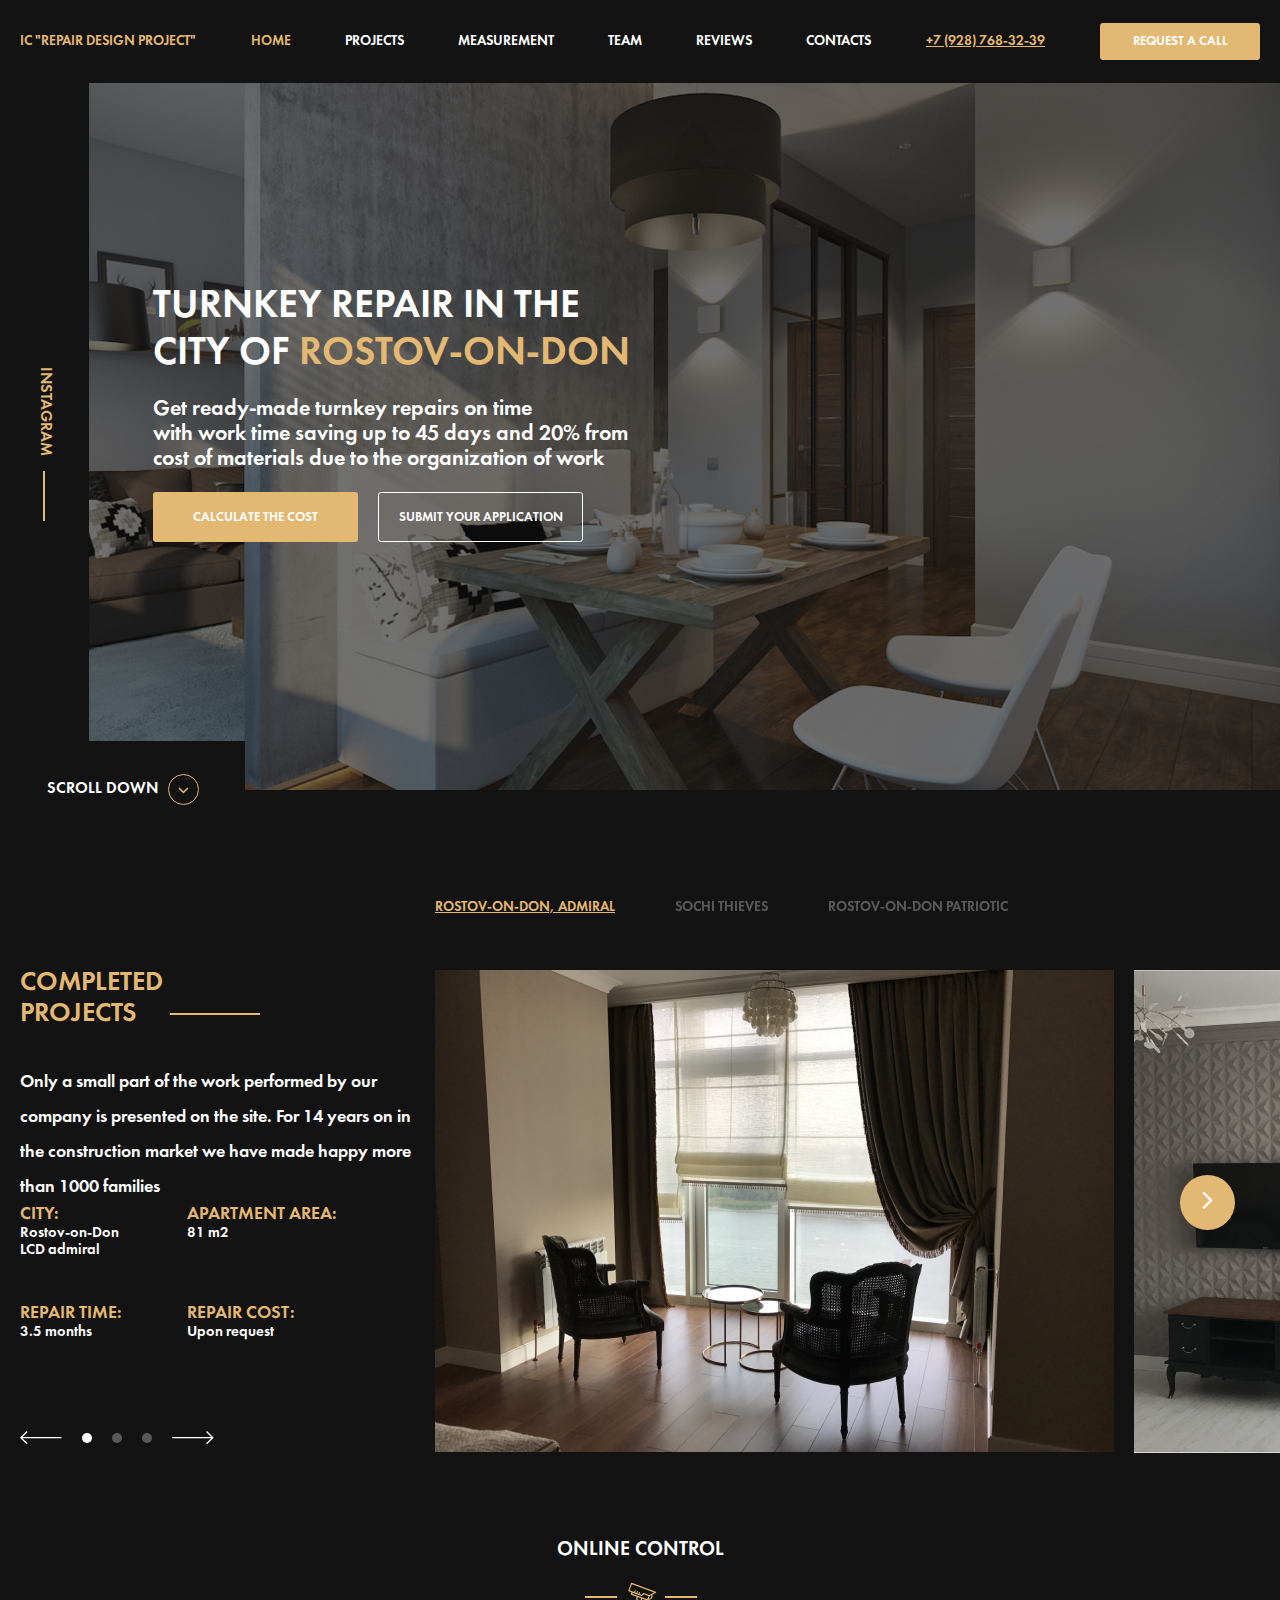
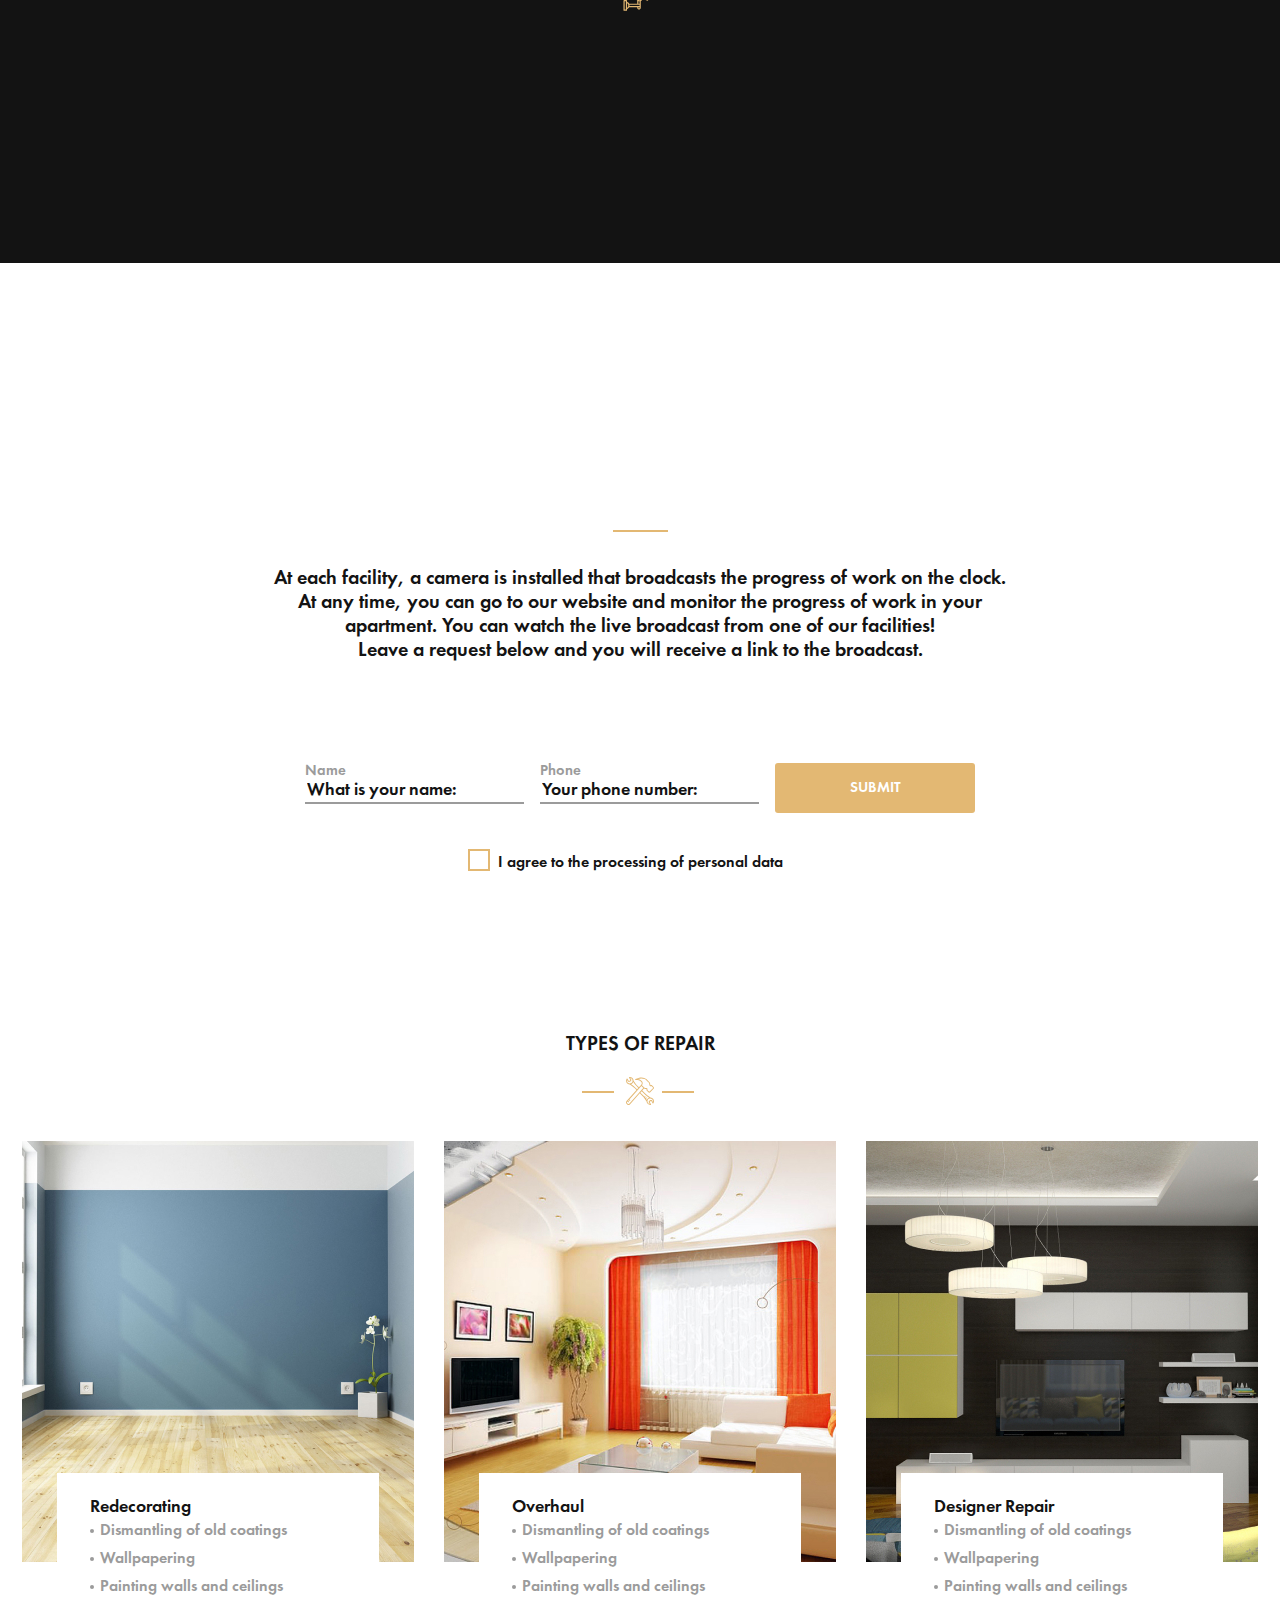
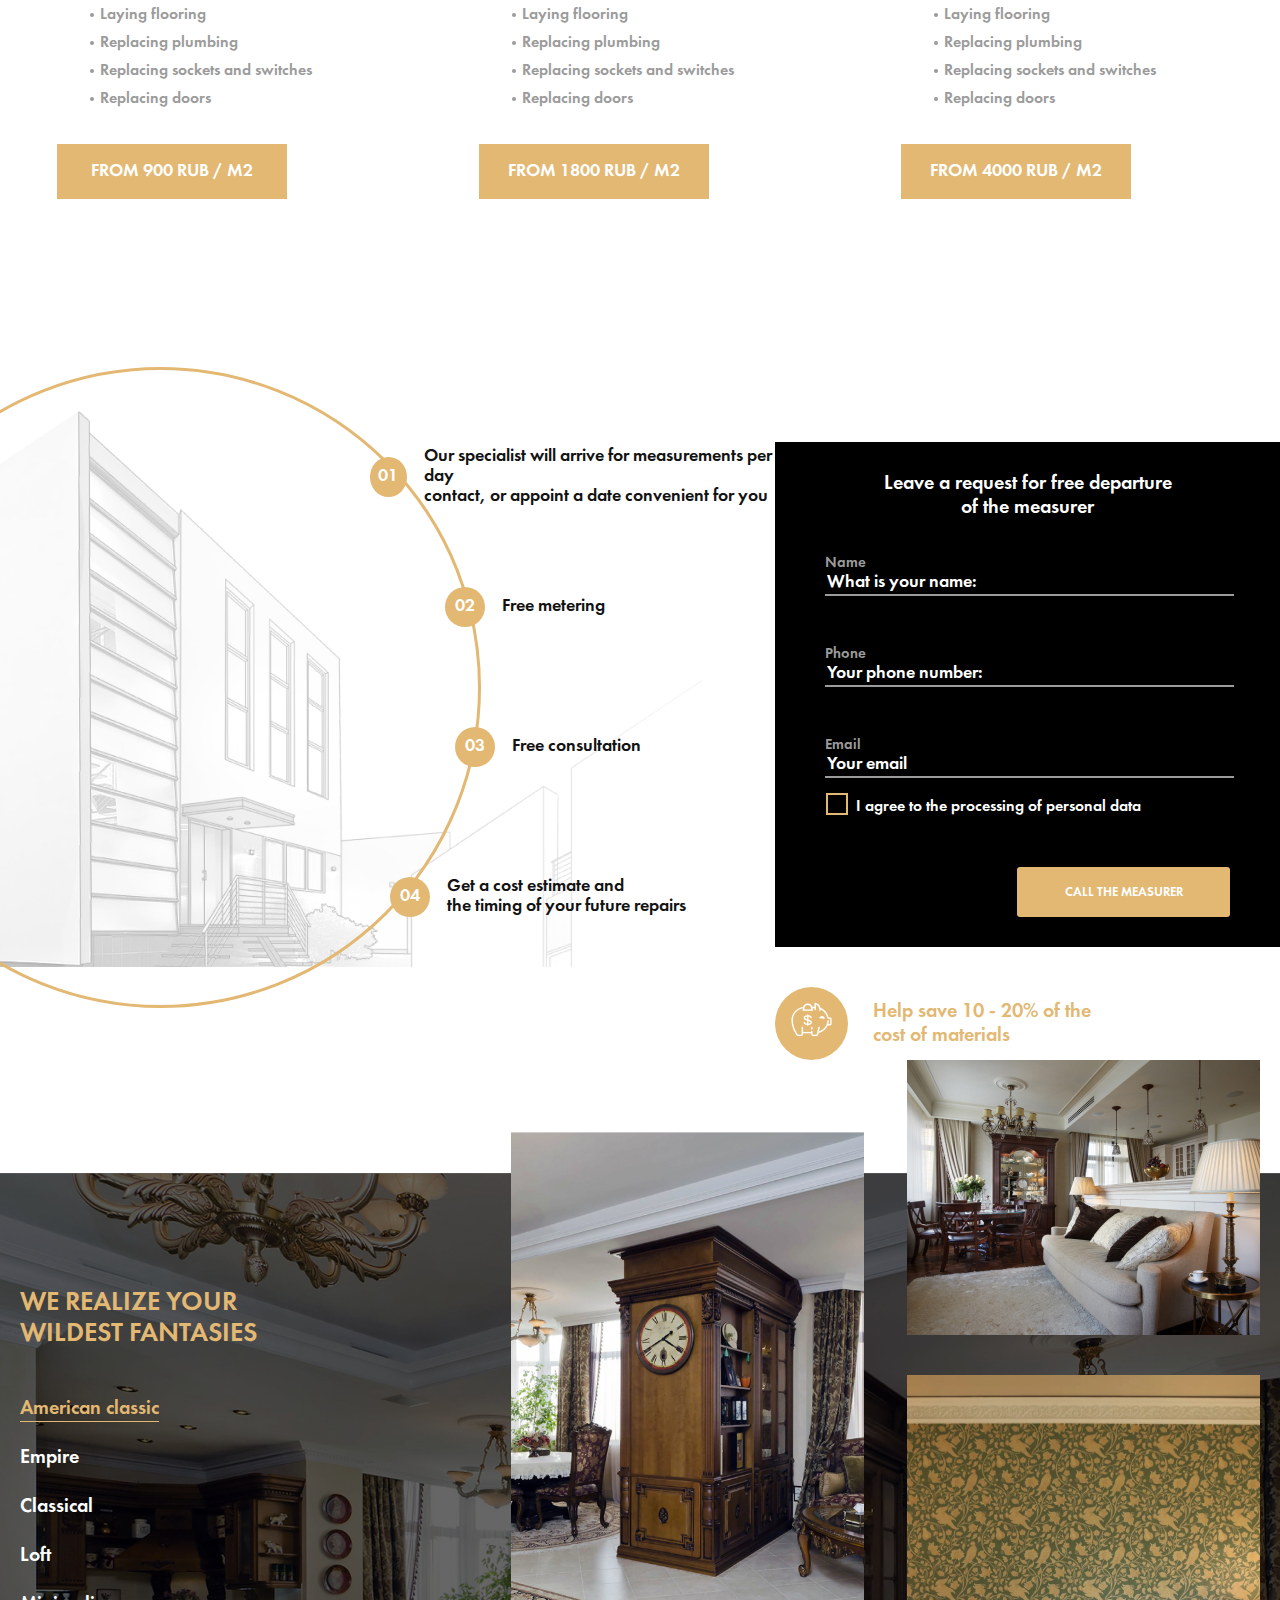
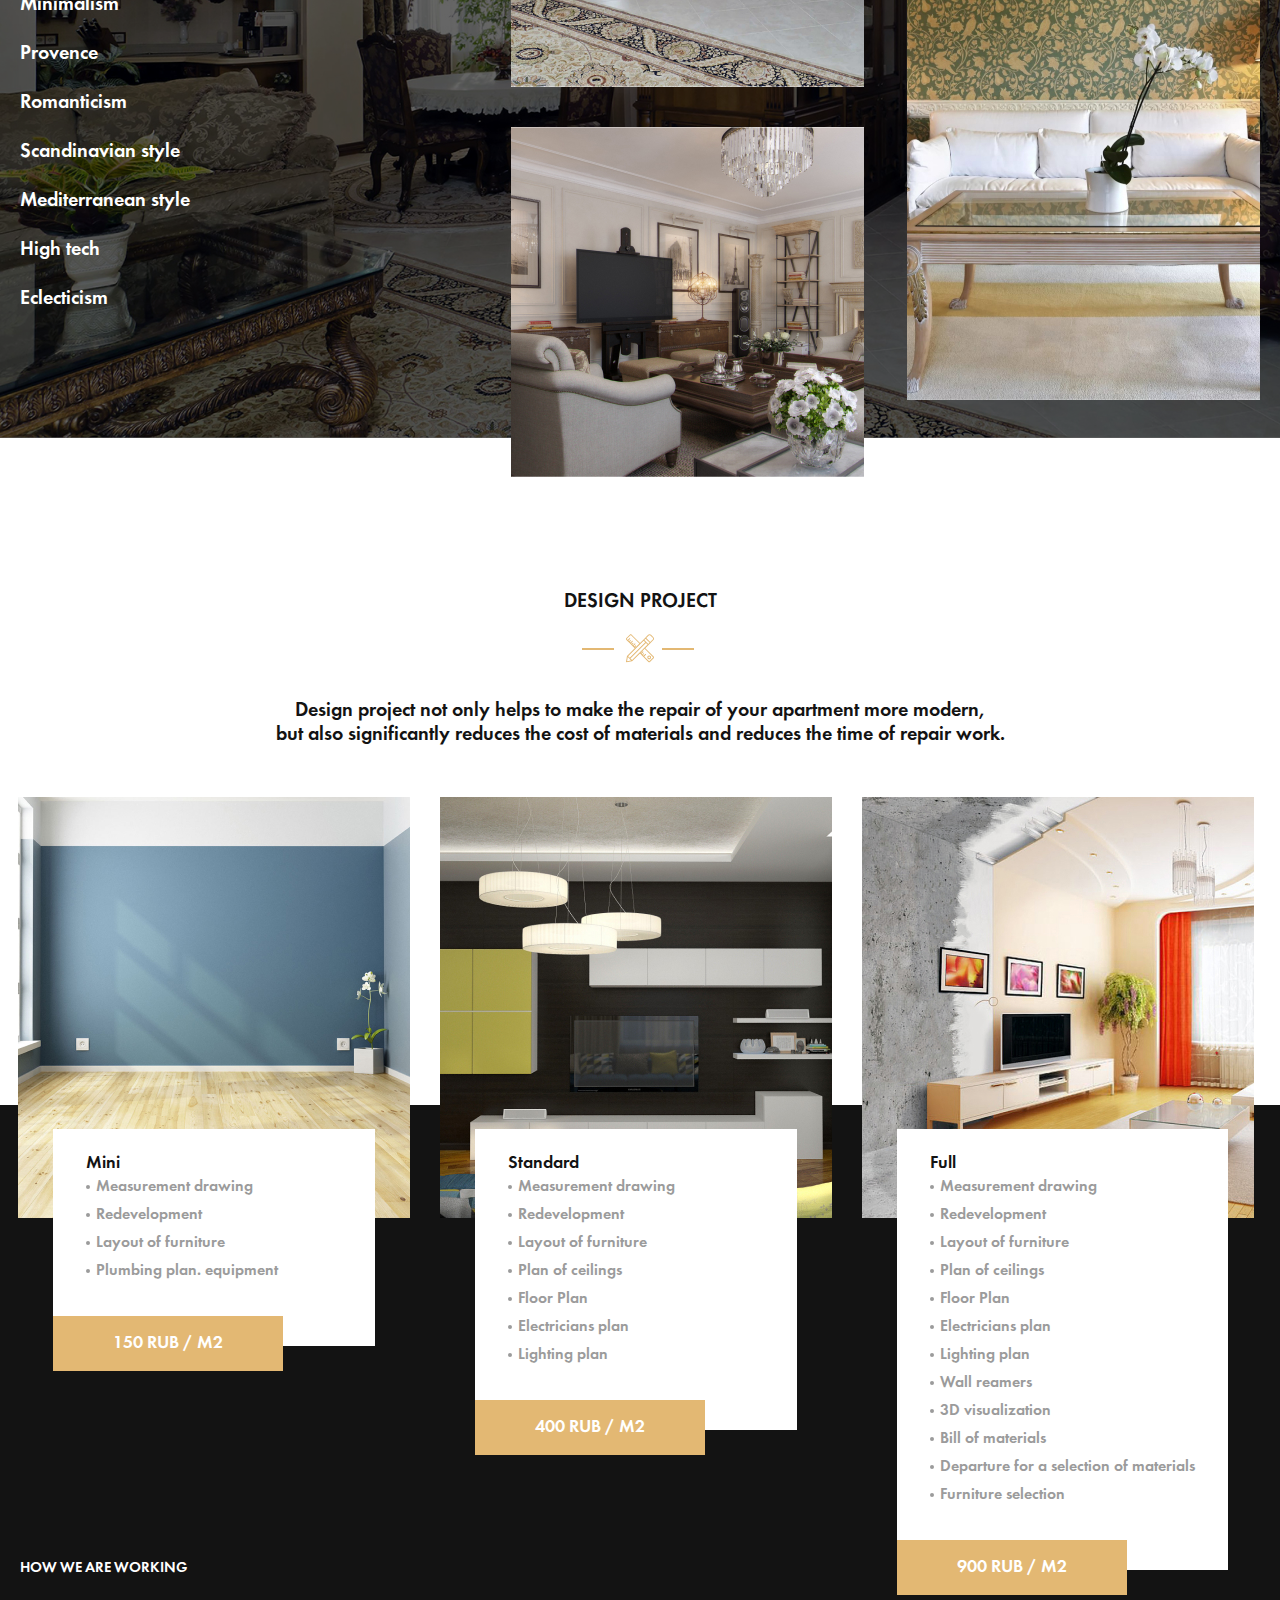
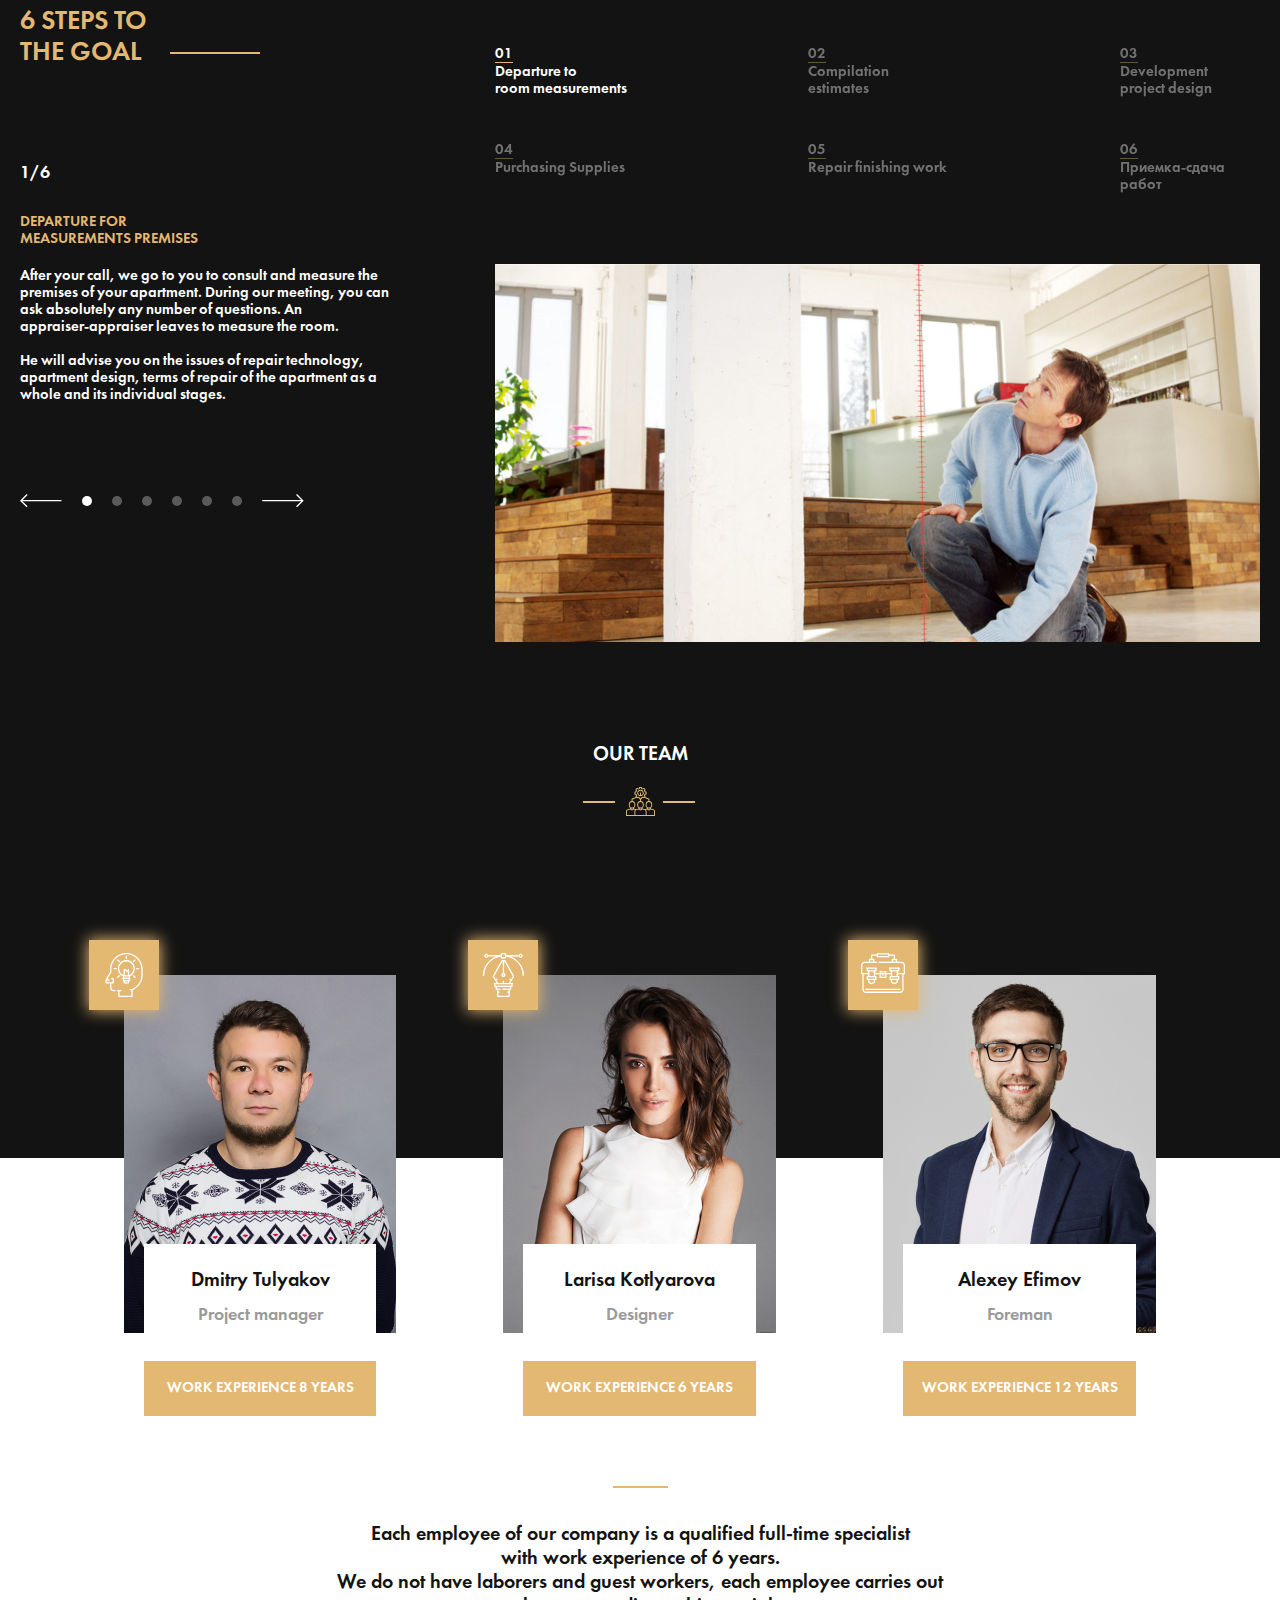
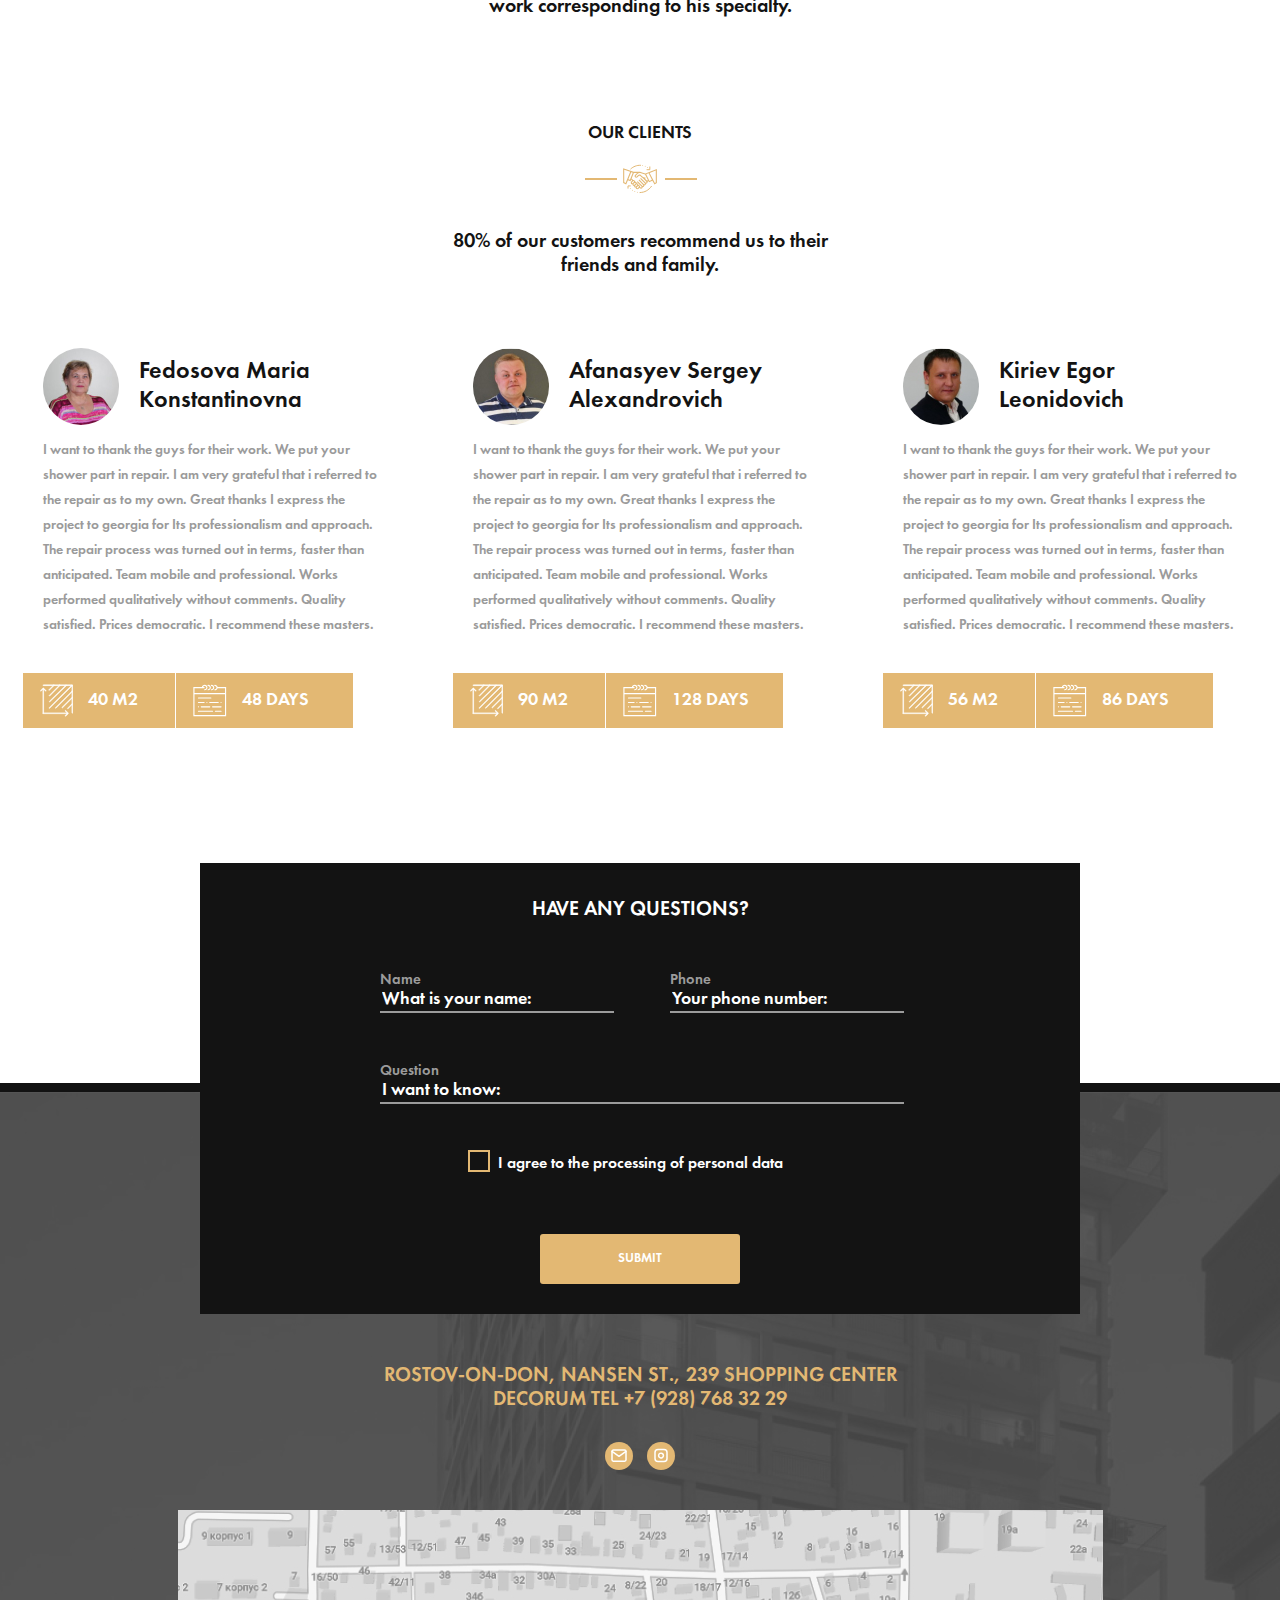
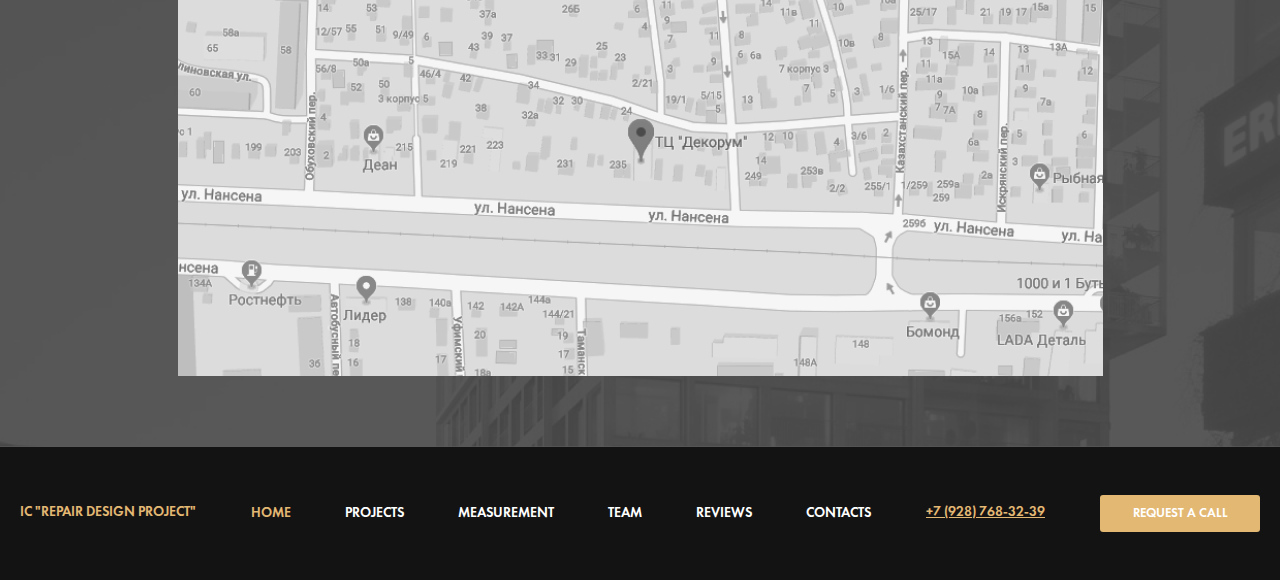
<file: projects/repair-design-project/index.html>
<!DOCTYPE html>
<html lang="en">

<head>
    <meta charset="UTF-8">
    <meta name="viewport" content="width=device-width, initial-scale=1.0">
    <meta http-equiv="X-UA-Compatible" content="ie=edge">
    <title>Repair Design</title>
    <link rel="stylesheet" href="css/style.css">
</head>

<body>
    <header class="header">
        <div class="header__wrapper">
            <h1 class="header__logo">IC "Repair Design Project"</h1>
            <nav>
                <ul class="header__menu menu">
                    <li><a class="menu__item menu__item--active" href="#">home</a></li>
                    <li><a class="menu__item" href="#">projects</a></li>
                    <li><a class="menu__item" href="#">measurement</a></li>
                    <li><a class="menu__item" href="#">team</a></li>
                    <li><a class="menu__item" href="#">REVIEWS</a></li>
                    <li><a class="menu__item" href="#">CONTACTS</a></li>
                </ul>
            </nav>
            <a class="header__phone" href="tel:+79287683239">+7 (928) 768-32-39</a>
            <button class="header_btn call-request">request a call</button>
        </div>
    </header>
    <main class="intro">
        <div class="intro__instagram">
            <a href="#" class="intro__instagram-link">INSTAGRAM</a>
        </div>
        <div class="intro__scroll">
            <a href="#" class="intro__scroll-link ">
                Scroll down
                <svg class="intro__scroll-link_logo" width="29" height="29" viewBox="0 0 29 29" fill="none"
                    xmlns="http://www.w3.org/2000/svg">
                    <path d="M18.7213 13.1271L14.4081 17.4092L10.0949 13.1271" stroke="#E3B873" stroke-width="1.5" />
                </svg>
            </a>
        </div>
        <section class="intro__section">
            <h3 class="intro__section_title">Turnkey Repair in the<wbr> city of <span>Rostov-on-Don</span></h3>
            <p class="intro__section_text">Get ready-made turnkey repairs on time<br> with work time saving up to 45
                days and<wbr> 20% from<wbr> cost of materials
                due to the<wbr> organization of work</p>
                <div class="intro__buttons">
                    <button class="intro__calculate">CALCULATE THE COST</button>
                    <button class="intro__submit">SUBMIT YOUR APPLICATION</button>
                </div>
        </section>
    </main>
    <main class="completed-projects">
        <div class="completed-projects__wrapper">
            <div class="completed-projects__left">
                <div class="completed-projects__description">
                    <h4 class="completed-projects__title">Completed projects</h4>
                    <p class="completed-projects__text">Only a small part of the work performed by our company is
                        presented
                        on the site. For 14 years on in the construction market we have made happy more than 1000
                        families
                    </p>
                </div>
                <div class="completed-projects__info info">
                    <div class="info__row">
                        <section class="info__item">
                            <h5 class="info__item-title">City:</h5>
                            <p class="info__item-value">Rostov-on-Don LCD admiral</p>
                        </section>
                        <section class="info__item">
                            <h5 class="info__item-title">apartment area:</h5>
                            <p class="info__item-value">81 m2</p>
                        </section>
                    </div>
                    <div class="info__row">
                        <section class="info__item">
                            <h5 class="info__item-title">Repair time:</h5>
                            <p class="info__item-value">3.5 months</p>
                        </section>
                        <section class="info__item">
                            <h5 class="info__item-title">Repair Cost:</h5>
                            <p class="info__item-value">Upon request</p>
                        </section>
                    </div>
                    <ul class="completed-projects__pagination pagination">
                        <li><a href="#" class="pagination__item--back">
                                <svg width="42" height="14" viewBox="0 0 42 14" fill="none"
                                    xmlns="http://www.w3.org/2000/svg">
                                    <path fill-rule="evenodd" clip-rule="evenodd"
                                        d="M6.63807 13.2761L2.29917e-05 6.63808L6.63807 3.80641e-05L7.58563 0.947606L1.89516 6.63808L7.58563 12.3286L6.63807 13.2761Z"
                                        fill="white" />
                                    <path fill-rule="evenodd" clip-rule="evenodd"
                                        d="M0.947579 5.96828L41.4556 5.96829L41.4556 7.30835L0.947578 7.30834L0.947579 5.96828Z"
                                        fill="white" />
                                </svg>
                            </a></li>
                        <li><a href="#" class="pagination__item pagination__item--active"></a></li>
                        <li><a href="#" class="pagination__item"></a></li>
                        <li><a href="#" class="pagination__item"></a></li>
                        <li><a href="#" class="pagination__item--foward">
                                <svg width="42" height="14" viewBox="0 0 42 14" fill="none"
                                    xmlns="http://www.w3.org/2000/svg">
                                    <path fill-rule="evenodd" clip-rule="evenodd"
                                        d="M35.0451 0L41.6831 6.63804L35.0451 13.2761L34.0975 12.3285L39.788 6.63804L34.0975 0.947567L35.0451 0Z"
                                        fill="white" />
                                    <path fill-rule="evenodd" clip-rule="evenodd"
                                        d="M40.7356 7.30784L0.227569 7.30784L0.22757 5.96777L40.7356 5.96778L40.7356 7.30784Z"
                                        fill="white" />
                                </svg>
                            </a></li>
                    </ul>
                </div>
            </div>
            <div class="completed-projects__right">
                <nav>
                    <ul class="completed-projects__navigation">
                        <li><a href="" class="completed-projects__navigation-item--active">Rostov-on-Don, Admiral</a>
                        </li>
                        <li><a href="" class="completed-projects__navigation-item">Sochi Thieves</a></li>
                        <li><a href="" class="completed-projects__navigation-item">Rostov-on-Don Patriotic</a></li>
                    </ul>
                </nav>
                <div class="completed-projects__slider slider">
                    <button class="slider__button slider__button--mobile">
                        <svg width="8" height="14" viewBox="0 0 8 14" fill="none" xmlns="http://www.w3.org/2000/svg">
                            <path fill-rule="evenodd" clip-rule="evenodd"
                                d="M6.56569 12.478L1.08689 6.99975L6.56569 1.52147L7.34778 2.30348L2.65107 6.99975L7.34778 11.696L6.56569 12.478Z"
                                fill="white" stroke="white" stroke-width="0.75" />
                        </svg>
                    </button>
                    <ul class="slider__list">
                        <li class="slider__item"><img src="assets/img/slider__image--1.jpg" alt=""
                                class="slider__image"></li>
                        <li class="slider__item--trimmed"><img src="assets/img/slider__image--2.jpg" alt=""
                                class="slider__image"></li>
                    </ul>
                    <button class="slider__button">
                        <svg width="11" height="19" viewBox="0 0 11 19" fill="none" xmlns="http://www.w3.org/2000/svg">
                            <path fill-rule="evenodd" clip-rule="evenodd"
                                d="M1.97923 1.03418L10.3066 9.3607L1.97923 17.6872L0.790527 16.4986L7.92914 9.3607L0.790527 2.22277L1.97923 1.03418Z"
                                fill="white" stroke="white" stroke-width="0.75" />
                        </svg>
                    </button>
                </div>
            </div>
        </div>
    </main>
    <main class="control">
        <article class="control__article">
            <h3 class="control__title">online control</h3>
            <div class="control__image">
                <svg width="34" height="29" viewBox="0 0 34 29" fill="none" xmlns="http://www.w3.org/2000/svg">
                    <path
                        d="M32.8511 9.76553L8.73057 0.829306C8.42205 0.7153 8.07929 0.873058 7.96553 1.18182C7.96528 1.18207 7.96528 1.18232 7.96503 1.18257L5.29489 8.45071C5.18138 8.75948 5.33964 9.102 5.64841 9.2155H5.64891L8.44481 10.2421L7.82877 11.9204C7.71552 12.2292 7.87378 12.5712 8.18254 12.6847L13.7753 14.738L13.3643 15.8569C12.9908 16.8589 13.3393 17.987 14.2134 18.6032V21.6434H6.19744C5.80942 20.7564 5.01537 20.1123 4.06707 19.9158V18.6648C4.06707 18.3357 3.80056 18.069 3.47129 18.069H1.06941C0.740397 18.069 0.473633 18.3357 0.473633 18.6648V28.1965C0.473633 28.5258 0.740397 28.7923 1.06941 28.7923H3.47129C3.80056 28.7923 4.06707 28.5258 4.06707 28.1965V26.9457C5.01537 26.7489 5.80942 26.1051 6.19744 25.2178H14.2134V25.8136C14.2134 26.8007 15.0134 27.601 16.0005 27.601C16.9875 27.601 17.7878 26.8007 17.7878 25.8136V19.214C18.3293 18.9455 18.7476 18.4797 18.9561 17.9122L19.3671 16.7934L24.4004 18.6403C24.4662 18.6645 24.5354 18.6768 24.6054 18.6768C24.8552 18.6768 25.0787 18.521 25.1649 18.2865L25.3882 17.6782C27.3268 18.043 29.1939 16.7672 29.5584 14.8288C29.6932 14.1125 29.6057 13.3722 29.3077 12.7072L32.9191 10.8528C33.2119 10.7028 33.3276 10.3438 33.1776 10.051C33.1096 9.91804 32.9941 9.81553 32.8541 9.76378L32.8511 9.76553ZM15.4047 19.146L15.898 19.3248C16.1225 19.4053 16.358 19.4515 16.5962 19.4618V21.6434H15.4047V19.146ZM2.87576 27.601H1.6652V19.2605H2.87576V27.601ZM5.25864 24.0265C5.25764 24.7836 4.78061 25.4584 4.06707 25.7119V21.1496C4.78061 21.4029 5.25764 22.0777 5.25864 22.835V24.0265ZM6.4687 22.835H16.5962V24.0265H6.4687V22.835ZM16.0005 26.4094C15.6714 26.4094 15.4047 26.1426 15.4047 25.8136V25.2178H16.5962V25.8136C16.5962 26.1426 16.3295 26.4094 16.0005 26.4094ZM18.2488 16.3831L17.8378 17.5019C17.6108 18.119 16.9265 18.4355 16.309 18.209L15.1884 17.7985C14.5709 17.5717 14.2539 16.8872 14.4806 16.2694C14.4806 16.2694 14.4806 16.2694 14.4806 16.2691L14.8919 15.1511L17.9116 16.2596L18.2488 16.3831ZM24.2521 17.3184L9.15234 11.7736L9.56361 10.6548L18.5111 13.9405C18.7229 14.0175 18.9604 13.9693 19.1251 13.8152L20.797 12.2414L25.4842 13.963L24.2521 17.3184ZM28.2801 14.9901C27.9026 16.0079 26.8873 16.6439 25.807 16.5391L26.7275 14.0315L28.2311 13.2572C28.4664 13.8077 28.4839 14.4273 28.2801 14.9901ZM26.2693 12.9302C26.2377 12.9329 26.2065 12.9384 26.1757 12.9467L20.8642 10.9963C20.6525 10.9186 20.4149 10.9668 20.2504 11.1214L18.5766 12.6954L6.61871 8.3042L8.87733 2.15438L31.1675 10.4126L26.2693 12.9302Z"
                        fill="#E3B873" />
                    <path
                        d="M12.1292 8.70337L11.6038 10.1233M14.419 9.5434L13.8935 10.9633M16.641 10.3699L16.1155 11.7898"
                        stroke="#E3B873" stroke-linecap="round" />
                </svg>
            </div>
            <div class="control__content">
                <iframe width="815" height="430" src="https://www.youtube.com/embed/Btkt0F7O-O8" frameborder="0"
                    allow="accelerometer; autoplay; encrypted-media; gyroscope; picture-in-picture" allowfullscreen>
                </iframe>
            </div>
            <p class="control__text">At each facility, a camera is installed that broadcasts the progress of work
                on
                the clock. At any time, you can go to our website and monitor the progress of work in your apartment.
                You can watch the live broadcast from one of our facilities!<br> Leave a request below and you will
                receive
                a link to the broadcast.
            </p>
        </article>
        <form action="send" class="control__form form">
            <div class="control__form-row">
                <fieldset class="control__fieldset">
                    <label for="control__text-input" class="control__fieldset-label">Name</label>
                    <input type="text" class="control__fieldset-input" id="control__text-input"
                        placeholder="What is your name:" required>
                </fieldset>
                <fieldset class="control__fieldset">
                    <label for="control__tel-input" class="control__fieldset-label">Phone</label>
                    <input type="tel" class="control__fieldset-input" id="control__tel-input"
                        placeholder="Your phone number:" required>
                </fieldset>
                <button class="control__button" type="submit">submit</button>
            </div>
            <fieldset class="control__fieldset-checkbox">
                <input class="control__checkbox hidden" type="checkbox" id="control__checkbox-agreement" required>
                <label for="control__checkbox-agreement">I agree to the processing of personal data</label>
            </fieldset>
        </form>
    </main>
    <main class="types-of-repair">
        <article class="types-of-repair__article">
            <h3 class="types-of-repair__title">TYPES OF REPAIR</h3>
            <div class="types-of-repair__image">
                <svg width="28" height="28" viewBox="0 0 28 28" fill="none" xmlns="http://www.w3.org/2000/svg">
                    <path
                        d="M26.4056 21.1434C25.8241 20.7342 25.1529 20.5144 24.475 20.4785C21.92 18.8054 20.2463 17.5495 19.2692 16.5724L16.2675 13.5707L18.089 11.5318C18.4342 11.7267 18.805 11.8551 19.1759 11.908C19.4557 11.9546 19.6423 11.9546 19.8289 11.9546C20.2021 11.9546 20.2953 11.9546 20.6685 12.2811C20.4819 12.4211 20.3886 12.6543 20.3886 12.8875C20.3886 13.1207 20.4819 13.4006 20.6685 13.5871L22.301 15.2197C22.5342 15.4995 22.9073 15.6394 23.2805 15.6394C23.6537 15.6394 24.0268 15.4995 24.26 15.173L27.5717 11.8613C27.8516 11.6281 27.9915 11.255 27.9915 10.8818C27.9915 10.5087 27.8516 10.1822 27.5717 9.90232L25.9392 8.26979C25.7526 8.08324 25.5194 7.98993 25.2861 7.98993C25.0529 7.98993 24.8197 8.12986 24.6331 8.26979C24.26 7.94331 24.26 7.85 24.26 7.47684C24.26 7.29028 24.26 7.05705 24.1667 6.77719C24.0734 6.12416 23.7469 5.4712 23.2338 4.9581L21.5546 3.27894C20.5751 2.29944 20.1087 1.83302 18.8493 1.2733C16.144 0.013935 13.3921 0.24717 9.38073 2.06626C9.1475 2.15956 9.05424 2.34612 9.10087 2.57935C9.1475 2.81258 9.3341 2.95251 9.56728 2.95251H10.1736C12.2259 2.95251 13.2987 2.95251 15.1645 4.81823C15.9814 5.63518 16.005 6.88782 15.273 7.80944C15.1744 7.82431 15.0993 7.86859 15.0245 7.94331L12.9526 10.2559L11.3864 8.68963C9.66491 6.96817 8.45408 5.33946 7.52218 3.5259C7.47326 2.60821 7.10501 1.74961 6.44221 1.0868C5.64931 0.293904 4.52987 -0.0792603 3.41043 0.0140445C3.2705 0.0606695 3.13057 0.153974 3.08395 0.247279C2.99064 0.387209 2.99064 0.573763 3.08395 0.713693L4.38994 3.04587C4.11008 3.65222 3.45706 4.02538 2.80409 3.97876L1.45142 1.73983C1.40479 1.5999 1.21818 1.50659 1.07825 1.50659C0.938322 1.45997 0.798392 1.55322 0.705087 1.69315C-0.414351 3.3723 0.00543853 5.61118 1.6846 6.77724C2.26312 7.19047 2.91488 7.42026 3.57496 7.46738C3.58234 7.4705 3.58928 7.47432 3.59693 7.47689C5.41602 8.40977 7.04855 9.62246 8.77433 11.3483L10.4802 13.0154L0.565212 24.082C0.192048 24.4551 0.00549316 24.9682 0.00549316 25.4813C0.00549316 25.9944 0.192048 26.4608 0.565212 26.8339L1.21824 27.487C1.5914 27.8134 2.05781 28 2.52423 28C2.99064 28 3.50374 27.8135 3.8769 27.4403L13.7806 16.3546L16.6571 19.2311C17.6357 20.2097 18.8937 21.9332 20.5705 24.4481C20.6306 25.3458 20.998 26.1839 21.648 26.8339C22.3476 27.5336 23.2805 27.9067 24.26 27.9067C24.3999 27.9067 24.5399 27.9067 24.6332 27.9067C24.7731 27.9067 24.913 27.8134 25.0063 27.6735C25.0996 27.5336 25.0996 27.347 25.0063 27.2071L23.6537 24.9216C23.9802 24.3153 24.5866 23.9421 25.2862 23.9887L26.5922 26.2276C26.6388 26.3675 26.8254 26.4608 26.9654 26.4608C27.1519 26.4142 27.2918 26.3675 27.3851 26.2276C28.5045 24.5484 28.0381 22.3095 26.4056 21.1434ZM15.7709 4.07201C14.2783 2.62608 13.1589 2.15962 11.8995 2.01969C14.5582 1.18011 16.5172 1.22673 18.4762 2.11299C19.5957 2.57941 19.9688 2.95257 20.9483 3.93208L22.6275 5.61123C23.0006 5.9844 23.2338 6.45081 23.2805 6.91723C23.3271 7.15046 23.3271 7.33702 23.3271 7.47695C23.3271 7.99004 23.3738 8.36315 23.9335 8.92287C24.12 9.10942 24.3999 9.20273 24.6331 9.20273C24.913 9.20273 25.1462 9.10942 25.2861 8.92287L26.9187 10.5554C27.012 10.6487 27.0586 10.742 27.0586 10.8819C27.0586 11.0218 27.012 11.1151 26.9187 11.2084L23.607 14.5201C23.4204 14.7066 23.1406 14.7066 22.954 14.5201L21.3214 12.8875C21.508 12.7476 21.6013 12.5144 21.5547 12.2345C21.5547 12.0013 21.4614 11.7214 21.2748 11.5349C20.7151 10.9751 20.3419 10.9285 19.8289 10.9285C19.689 10.9285 19.5024 10.9285 19.2692 10.8819C18.7561 10.8353 18.3363 10.602 17.9632 10.2289L15.9575 8.22322C16.9836 6.96391 16.8904 5.19145 15.7709 4.07201ZM1.12493 2.95257L2.10444 4.63173C2.19774 4.77166 2.33767 4.86496 2.4776 4.86496H2.71084C3.78365 4.91159 4.76316 4.35187 5.22957 3.41904L5.32288 3.1858C5.41618 3.04587 5.41618 2.90594 5.32288 2.76601L4.29669 0.993553C4.85641 1.08686 5.3695 1.36672 5.78929 1.78651C6.27019 2.30747 6.57809 2.96634 6.59629 3.67408C6.58727 3.70999 6.58219 3.74864 6.58219 3.7922C6.58219 4.00822 6.55612 4.21893 6.50785 4.42205C6.3319 5.09743 5.90998 5.68628 5.32282 6.07776C4.38994 6.6841 3.13057 6.6841 2.19774 6.03113C1.21824 5.33137 0.798446 4.07201 1.12493 2.95257ZM9.42741 10.6953C8.02811 9.24941 6.62882 8.12997 5.13621 7.24371C5.36945 7.15041 5.64931 7.01048 5.88249 6.87055C6.58214 6.40413 7.04855 5.79773 7.32841 5.05146C8.21461 6.54406 9.33405 7.94336 10.7333 9.34266L12.3354 10.9447L11.0791 12.347L9.42741 10.6953ZM3.22388 26.7406C2.85071 27.1138 2.24437 27.1604 1.8712 26.7873L1.21818 26.1809C1.03163 25.9944 0.938322 25.7611 0.938322 25.5279C0.938322 25.248 1.03163 25.0148 1.26481 24.7816L1.52898 24.4861L2.19769 25.1548C2.29099 25.2481 2.38424 25.2947 2.52417 25.2947C2.6641 25.2947 2.75741 25.2481 2.85066 25.1548C3.03721 24.9682 3.03721 24.6884 2.85066 24.5018L2.14532 23.7964L2.76173 23.1068L3.50368 23.8487C3.59699 23.942 3.69024 23.9887 3.83017 23.9887C3.9701 23.9887 4.0634 23.942 4.15665 23.8487C4.34321 23.6622 4.34321 23.3823 4.15665 23.1957L3.37818 22.4172L15.3757 8.99415L17.3348 10.9532L15.4099 13.1067C15.3549 13.13 15.3063 13.1656 15.2578 13.2141L13.3921 15.313C13.3388 15.3663 13.3013 15.4273 13.2785 15.4914L3.22388 26.7406ZM14.4188 15.6401L15.6953 14.2113L18.7094 17.2254C19.549 18.1116 20.9949 19.231 23.0938 20.6303C22.814 20.7236 22.5341 20.8636 22.2543 21.0501C21.6756 21.4118 21.2657 21.914 20.9801 22.4691C20.9759 22.477 20.972 22.4851 20.9679 22.4931C20.951 22.5265 20.9344 22.5601 20.9184 22.5938C20.8954 22.6417 20.8735 22.69 20.8526 22.7389C20.8382 22.772 20.824 22.805 20.8105 22.8383C20.8086 22.8431 20.8067 22.848 20.8048 22.8528C20.7901 22.8893 20.7755 22.9258 20.7617 22.9625C20.4968 22.5739 20.2419 22.2072 19.9967 21.8618L20.6218 21.2367C20.8083 21.0502 20.8083 20.7703 20.6218 20.5837C20.4352 20.3972 20.1554 20.3972 19.9688 20.5837L19.4488 21.1037C19.255 20.8407 19.0677 20.5926 18.8872 20.3593L19.3158 19.9307C19.5023 19.7441 19.5023 19.4643 19.3158 19.2777C19.1292 19.0911 18.8494 19.0911 18.6628 19.2777L18.3067 19.6337C17.9639 19.2206 17.6477 18.8689 17.3568 18.578L14.4188 15.6401ZM26.9186 24.9682L25.9391 23.289C25.8458 23.1491 25.7059 23.0558 25.566 23.0558H25.3327C24.2599 22.9625 23.2804 23.5689 22.814 24.5017L22.7207 24.7349C22.6274 24.8749 22.6274 25.0148 22.7207 25.1547L23.7468 26.9272C23.1871 26.8339 22.674 26.554 22.2542 26.1342C21.7824 25.6231 21.4775 24.9793 21.4488 24.2869C21.4568 24.2528 21.4613 24.2162 21.4613 24.1752C21.4613 23.5843 21.6488 23.0311 21.9758 22.5625C22.1766 22.283 22.4279 22.0383 22.7206 21.8431C23.187 21.5166 23.7001 21.3767 24.2599 21.3767C24.8196 21.3767 25.3793 21.5632 25.8457 21.8898C26.8254 22.5894 27.2452 23.8487 26.9186 24.9682Z"
                        fill="#E3B873" />
                </svg>
            </div>
            <div class="types-of-repair__content">
                <div class="types-of-repair__content-item">
                    <img class="types-of-repair__content-image" src="assets/img/types-of-repair__content-image1.jpg"
                        alt="">
                    <div class="types-of-repair__content-block">
                        <h5 class="types-of-repair__content-block-title"> Redecorating </h5>
                        <ul>
                            <li class="types-of-repair__list-item">Dismantling of old coatings</li>
                            <li class="types-of-repair__list-item">Wallpapering</li>
                            <li class="types-of-repair__list-item">Painting walls and ceilings</li>
                            <li class="types-of-repair__list-item">Laying flooring</li>
                            <li class="types-of-repair__list-item">Replacing plumbing</li>
                            <li class="types-of-repair__list-item">Replacing sockets and switches</li>
                            <li class="types-of-repair__list-item">Replacing doors</li>
                        </ul>
                        <p class="types-of-repair__block">from 900 rub / m2</p>
                    </div>
                </div>
                <div class="types-of-repair__content-item">
                    <img class="types-of-repair__content-image" src="assets/img/types-of-repair__content-image2.jpg"
                        alt="">
                    <div class="types-of-repair__content-block">
                        <h5 class="types-of-repair__content-block-title">Overhaul</h5>
                        <ul>
                            <li class="types-of-repair__list-item">Dismantling of old coatings</li>
                            <li class="types-of-repair__list-item">Wallpapering</li>
                            <li class="types-of-repair__list-item">Painting walls and ceilings</li>
                            <li class="types-of-repair__list-item">Laying flooring</li>
                            <li class="types-of-repair__list-item">Replacing plumbing</li>
                            <li class="types-of-repair__list-item">Replacing sockets and switches</li>
                            <li class="types-of-repair__list-item">Replacing doors</li>
                        </ul>
                        <p class="types-of-repair__block">from 1800 rub / m2</p>
                    </div>
                </div>
                <div class="types-of-repair__content-item">
                    <img class="types-of-repair__content-image" src="assets/img/types-of-repair__content-image3.jpg"
                        alt="">
                    <div class="types-of-repair__content-block">
                        <h5 class="types-of-repair__content-block-title">Designer Repair</h5>
                        <ul>
                            <li class="types-of-repair__list-item">Dismantling of old coatings</li>
                            <li class="types-of-repair__list-item">Wallpapering</li>
                            <li class="types-of-repair__list-item">Painting walls and ceilings</li>
                            <li class="types-of-repair__list-item">Laying flooring</li>
                            <li class="types-of-repair__list-item">Replacing plumbing</li>
                            <li class="types-of-repair__list-item">Replacing sockets and switches</li>
                            <li class="types-of-repair__list-item">Replacing doors</li>
                        </ul>
                        <p class="types-of-repair__block">from 4000 rub / m2</p>
                    </div>
                </div>
            </div>
        </article>
    </main>
    <main class="request">
        <div class="request__wrapper">
            <div class="request__left">
                <ul class="request__list">
                    <li class="request__list-item"><span class="request__list-number">01</span>Our specialist will
                        arrive for measurements per day <br> contact, or appoint a date convenient for you</li>
                    <li class="request__list-item"><span class="request__list-number">02</span>Free metering</li>
                    <li class="request__list-item"><span class="request__list-number">03</span>Free consultation</li>
                    <li class="request__list-item"><span class="request__list-number">04</span>Get a cost estimate and
                        <br> the timing of your future repairs</li>
                </ul>
            </div>
            <div class="request__right">
                <form action="send" class="request__form">
                    <h5 class="request__title">Leave a request for free departure of the measurer</h5>
                    <fieldset class="request__fieldset">
                        <label for="request__text-input" class="request__fieldset-label">Name</label>
                        <input type="text" class="request__fieldset-input" id="request__text-input"
                            placeholder="What is your name:" required>
                    </fieldset>
                    <fieldset class="request__fieldset">
                        <label for="request__phone-input" class="request__fieldset-label">Phone</label>
                        <input type="tel" class="request__fieldset-input" id="request__phone-input"
                            placeholder="Your phone number:" required>
                    </fieldset>
                    <fieldset class="request__fieldset">
                        <label for="request__mail-input" class="request__fieldset-label">Email</label>
                        <input type="email" class="request__fieldset-input" id="request__mail-input"
                            placeholder="Your email" required>
                    </fieldset>
                    <fieldset class="request__fieldset-checkbox">
                        <input class="request__checkbox hidden" type="checkbox" id="request__checkbox-agreement"
                            required>
                        <label for="request__checkbox-agreement">I agree to the processing of personal data</label>
                    </fieldset>
                    <button class="request__button" type="submit">Call the measurer</button>
                </form>
                <div class="request__info">
                    <div class="request__info-image">
                        <svg width="41" height="35" viewBox="0 0 41 35" fill="none" xmlns="http://www.w3.org/2000/svg">
                            <path
                                d="M20.8396 24.7206C20.4614 24.7206 20.1526 25.0199 20.1526 25.3917V26.7163C20.1526 27.0881 20.4614 27.3873 20.8396 27.3873C21.2178 27.3873 21.5265 27.0881 21.5265 26.7163V25.3917C21.5265 25.0199 21.2178 24.7206 20.8396 24.7206Z"
                                fill="white" stroke="white" stroke-width="0.1" />
                            <path
                                d="M37.5581 15.4428L37.5581 15.4427C37.1069 13.2849 36.0951 11.2508 34.6321 9.5602C33.2237 7.93259 31.4214 6.65133 29.4118 5.84368C29.0828 4.50765 28.3927 3.13004 27.0386 2.09265C25.7205 1.08288 24.3931 0.888236 24.3338 0.879917L24.3338 0.879908C24.1374 0.852614 23.9377 0.909602 23.7872 1.03689C23.6366 1.16422 23.5498 1.34918 23.5498 1.54422V4.84776H21.3254C20.736 2.93366 18.9142 1.53565 16.7634 1.53565C14.5652 1.53565 12.7096 2.99559 12.1632 4.97472C9.01519 5.40046 6.11974 6.89118 3.96924 9.20468L4.00586 9.23872L3.96924 9.20468C1.69996 11.6462 0.45 14.807 0.45 18.1048C0.45 25.4944 4.38387 31.5047 5.5891 33.1702C5.97046 33.6973 6.59453 34.0115 7.2582 34.0115H9.96922C11.0961 34.0115 12.015 33.1174 12.015 32.0156V31.214C12.6849 31.3117 13.3649 31.3618 14.0457 31.3618H20.1528V32.0156C20.1528 33.1174 21.0717 34.0115 22.1986 34.0115H25.1765C26.134 34.0115 26.9756 33.3491 27.1767 32.4341L27.4969 30.9776C31.673 29.976 35.0324 27.1195 36.6959 23.4129H39.1837C39.9359 23.4129 40.55 22.816 40.55 22.0795V16.78C40.55 16.4234 40.4075 16.0882 40.1493 15.8365C39.8912 15.5849 39.5483 15.4465 39.1838 15.4465H39.1837H39.1837H39.1837H39.1836H39.1836H39.1836H39.1835L37.5592 15.4467C37.5587 15.4454 37.5584 15.4441 37.5581 15.4428ZM39.1762 22.0293H39.1761V22.0708H37.2111C37.5469 21.0272 37.7538 19.9313 37.8138 18.802C37.8337 18.4307 37.5411 18.1162 37.1633 18.0971C36.7857 18.0784 36.4615 18.3611 36.4418 18.7324C36.1746 23.755 32.6861 28.0486 27.8218 29.4988L28.6936 25.5325C28.7736 25.1689 28.5358 24.8128 28.1656 24.7355C27.7961 24.658 27.4301 24.8876 27.3503 25.2508L25.8334 32.1523C25.7678 32.4509 25.4919 32.6694 25.1765 32.6694H22.1984C21.8268 32.6694 21.5266 32.3748 21.5266 32.0156V29.3658C21.5266 28.994 21.2178 28.6948 20.8396 28.6948C20.4614 28.6948 20.1527 28.994 20.1527 29.3658V30.0197H14.0455C13.3637 30.0197 12.6831 29.9637 12.0148 29.8549V25.3914C12.0148 25.0196 11.7061 24.7204 11.3279 24.7204C10.9497 24.7204 10.6409 25.0196 10.6409 25.3914V32.0156C10.6409 32.3749 10.3407 32.6695 9.96906 32.6695H7.2582C7.03553 32.6695 6.83663 32.5694 6.71107 32.3957L6.71106 32.3957C5.56414 30.8104 1.82391 25.0966 1.82391 18.1047C1.82391 15.1413 2.94692 12.301 4.98639 10.1068L4.94977 10.0728L4.98639 10.1068C6.84008 8.11243 9.30923 6.79824 12.0037 6.35608C12.0187 6.74406 12.0834 7.12762 12.195 7.4974H12.0074C11.6292 7.4974 11.3205 7.79662 11.3205 8.16843C11.3205 8.54023 11.6292 8.83945 12.0074 8.83945H21.5191C21.8974 8.83945 22.2061 8.54023 22.2061 8.16843C22.2061 7.79662 21.8974 7.4974 21.5191 7.4974H21.3315C21.4592 7.07485 21.5258 6.63439 21.5266 6.18974H23.5498V7.50596C23.5498 7.87776 23.8585 8.17699 24.2367 8.17699C24.6149 8.17699 24.9237 7.87776 24.9237 7.50596V2.43193C25.5183 2.66114 26.343 3.1096 27.0288 3.96507C27.7404 4.85262 28.3056 6.18202 28.3056 8.1685C28.3056 8.5403 28.6144 8.83953 28.9926 8.83953C29.3708 8.83953 29.6795 8.5403 29.6795 8.1685C29.6795 7.93061 29.6716 7.68076 29.6536 7.4229C31.1527 8.14776 32.4978 9.17284 33.5829 10.4267C34.8977 11.9462 35.8068 13.7736 36.212 15.7114C36.3426 16.3363 36.9049 16.7889 37.5487 16.7888L39.1762 16.7887V22.0293ZM16.7633 2.87779C18.6334 2.87779 20.1527 4.36098 20.1527 6.18133C20.1527 6.63615 20.0552 7.08443 19.871 7.49755L13.6555 7.49755C13.4714 7.08428 13.3737 6.63614 13.3737 6.18133C13.3737 4.36091 14.8931 2.87779 16.7633 2.87779Z"
                                fill="white" stroke="white" stroke-width="0.1" />
                            <path
                                d="M28.4116 15.8828L28.4116 15.8828C28.815 14.8281 29.8808 14.1218 31.0621 14.1218C32.2433 14.1218 33.3093 14.8281 33.7125 15.8828C33.7125 15.8828 33.7125 15.8828 33.7125 15.8829L33.6658 15.9007C33.7887 16.222 33.6211 16.5797 33.2915 16.6995L28.4116 15.8828ZM28.4116 15.8828C28.2784 16.2312 28.4605 16.6175 28.8155 16.7465M28.4116 15.8828L28.8155 16.7465M28.8155 16.7465C29.17 16.8755 29.5657 16.7001 29.6986 16.3524L28.8155 16.7465ZM33.0691 16.7888C33.1488 16.7888 33.2297 16.7752 33.3086 16.7465L29.6986 16.3524C29.9011 15.8229 30.4479 15.4638 31.062 15.4638C31.6761 15.4638 32.223 15.8229 32.4255 16.3524C32.5289 16.6229 32.7913 16.7888 33.0691 16.7888Z"
                                fill="white" stroke="white" stroke-width="0.1" />
                            <path
                                d="M19.7116 18.5181C19.0601 18.0763 18.2201 17.8056 17.4502 17.5933V14.5143C18.0451 14.5915 18.5484 14.7638 18.9047 14.9765C19.2758 15.1982 19.4733 15.4545 19.4733 15.683C19.4733 16.0548 19.7821 16.354 20.1603 16.354C20.5385 16.354 20.8472 16.0548 20.8472 15.683C20.8472 15.0274 20.4732 14.4413 19.8589 13.9981C19.254 13.5617 18.4127 13.2606 17.4502 13.1628V13.1368C17.4502 12.765 17.1414 12.4657 16.7632 12.4657C16.385 12.4657 16.0763 12.765 16.0763 13.1368V13.1628C15.1138 13.2606 14.2724 13.5617 13.6676 13.9981C13.0533 14.4413 12.6792 15.0274 12.6792 15.683C12.6792 16.6105 13.1508 17.2414 13.8149 17.6918C14.4663 18.1336 15.3064 18.4043 16.0763 18.6166V21.6955C15.4814 21.6184 14.9781 21.4461 14.6218 21.2333C14.2506 21.0117 14.0532 20.7554 14.0532 20.5269C14.0532 20.1551 13.7444 19.8559 13.3662 19.8559C12.988 19.8559 12.6792 20.1551 12.6792 20.5269C12.6792 21.1825 13.0533 21.7686 13.6676 22.2118C14.2724 22.6482 15.1138 22.9492 16.0763 23.0471V23.0731C16.0763 23.4449 16.385 23.7441 16.7632 23.7441C17.1414 23.7441 17.4502 23.4449 17.4502 23.0731V23.0471C18.4127 22.9492 19.254 22.6482 19.8589 22.2118C20.4732 21.7686 20.8472 21.1825 20.8472 20.5269C20.8472 19.5993 20.3757 18.9684 19.7116 18.5181ZM16.0763 14.5143V17.2105C15.3286 16.9782 14.8248 16.757 14.5067 16.5156C14.1827 16.2699 14.0532 16.0051 14.0532 15.683C14.0532 15.4545 14.2506 15.1982 14.6218 14.9765C14.9781 14.7638 15.4814 14.5915 16.0763 14.5143ZM18.9047 21.2334C18.5484 21.4462 18.045 21.6185 17.4502 21.6956V18.9994C18.1979 19.2317 18.7016 19.4529 19.0198 19.6943C19.3437 19.94 19.4733 20.2049 19.4733 20.527C19.4733 20.7554 19.2758 21.0117 18.9047 21.2334Z"
                                fill="white" stroke="white" stroke-width="0.1" />
                        </svg>
                    </div>
                    <p class="request__info-text">Help save 10 - 20% of the <br> cost of materials</p>
                </div>
            </div>
        </div>
    </main>
    <main class="examples">
        <div class="examples__wrapper">
            <div class="examples__left">
                <h3 class="examples__title">We realize your wildest fantasies</h3>
                <h5 class="examples__list-title">American classic</h5>
                <ul class="examples__list">
                    <li class="examples__list-item">Empire</li>
                    <li class="examples__list-item">Classical</li>
                    <li class="examples__list-item">Loft</li>
                    <li class="examples__list-item">Minimalism</li>
                    <li class="examples__list-item">Provence</li>
                    <li class="examples__list-item">Romanticism</li>
                    <li class="examples__list-item">Scandinavian style</li>
                    <li class="examples__list-item">Mediterranean style</li>
                    <li class="examples__list-item">High tech</li>
                    <li class="examples__list-item">Eclecticism</li>
                </ul>
            </div>
            <div class="examples__right">
                <div class="examples__slider">
                    <button class="examples__slider-button examples__slider-button--back">
                        <svg width="8" height="14" viewBox="0 0 8 14" fill="none" xmlns="http://www.w3.org/2000/svg">
                            <path fill-rule="evenodd" clip-rule="evenodd"
                                d="M6.56569 12.478L1.08689 6.99975L6.56569 1.52147L7.34778 2.30348L2.65107 6.99975L7.34778 11.696L6.56569 12.478Z"
                                fill="white" stroke="white" stroke-width="0.75" />
                        </svg>
                    </button>
                    <div class="examples__slides">
                        <div class="examples__slides-column">
                            <div class="examples__slide"><img src="assets/img/examples_background.jpg" alt=""
                                    class="examples__slide-image"></div>
                            <div class="examples__slide examples__slide--inactive"> <img
                                    src="assets/img/example-slide2.jpg" alt="" class="examples__slide-image"></div>
                        </div>
                        <div class="examples__slides-column">
                            <div class="examples__slide  examples__slide--inactive"> <img
                                    src="assets/img/example-slide3.jpg" alt="" class="examples__slide-image"></div>
                            <div class="examples__slide  examples__slide--inactive"> <img
                                    src="assets/img/example-slide4.jpg" alt="" class="examples__slide-image"></div>
                        </div>
                    </div>
                    <button class="examples__slider-button examples__slider-button--foward">
                        <svg width="11" height="19" viewBox="0 0 11 19" fill="none" xmlns="http://www.w3.org/2000/svg">
                            <path fill-rule="evenodd" clip-rule="evenodd"
                                d="M1.97923 1.03418L10.3066 9.3607L1.97923 17.6872L0.790527 16.4986L7.92914 9.3607L0.790527 2.22277L1.97923 1.03418Z"
                                fill="white" stroke="white" stroke-width="0.75" />
                        </svg>
                    </button>
                </div>
            </div>
        </div>
    </main>
    <main class="design-projects">
        <article class="design-projects__article">
            <h3 class="design-projects__title">design project</h3>
            <div class="design-projects__image">
                <svg width="28" height="29" viewBox="0 0 28 29" fill="none" xmlns="http://www.w3.org/2000/svg">
                    <path
                        d="M21.8924 22.0529C21.1458 22.7529 21.1458 23.9196 21.8924 24.6663C22.2658 25.0396 22.7324 25.2263 23.1991 25.2263C23.6657 25.2263 24.1324 25.0396 24.5057 24.6663C25.2524 23.9663 25.2524 22.7996 24.5057 22.0529C23.8058 21.3063 22.6391 21.3063 21.8924 22.0529ZM23.8524 24.0596C23.4791 24.4329 22.9191 24.4329 22.5458 24.0596C22.1725 23.6862 22.1724 23.1262 22.5458 22.7529C22.7324 22.5663 22.9658 22.4729 23.1991 22.4729C23.4325 22.4729 23.6658 22.5663 23.8525 22.7529C24.2258 23.1263 24.2258 23.6863 23.8524 24.0596Z"
                        fill="#E3B873" />
                    <path
                        d="M27.6796 22.6129L19.2796 14.2129L22.593 10.8995L22.5931 10.8995L24.553 8.93954L24.5531 8.93948L27.3997 6.09289C28.193 5.29954 28.193 3.99289 27.3997 3.19954L25.0197 0.819539C24.6464 0.446242 24.133 0.212891 23.573 0.212891C23.013 0.212891 22.4996 0.446242 22.1264 0.819539L19.2797 3.66619L17.3197 5.62619L14.0064 8.93954L5.69965 0.632891C5.18629 0.119539 4.253 0.119539 3.73965 0.632891L0.426348 3.94624C-0.133652 4.45959 -0.133652 5.34624 0.426348 5.90624L1.40635 6.88624L4.06635 9.54624L6.67965 12.1595C6.67965 12.1595 6.67965 12.1595 6.6797 12.1596L8.733 14.2129L1.24157 21.7043C1.1019 21.7659 1.0266 21.8919 0.986348 22.0529L0.00634766 27.6529C0.00634766 27.8395 0.0529961 27.9795 0.146348 28.0729C0.239645 28.1662 0.332996 28.2129 0.472996 28.2129C0.519645 28.2129 0.519645 28.2129 0.566348 28.2129L5.95006 27.2176C5.9873 27.2274 6.0275 27.2329 6.073 27.2329C6.213 27.2329 6.353 27.1862 6.39965 27.0929L14.0063 19.4862L14.6129 20.0929C14.6129 20.0929 14.6129 20.0929 14.613 20.0929L14.6131 20.093L15.9196 21.3996C15.9196 21.3996 15.9196 21.3996 15.9197 21.3996L15.9198 21.3997L22.4064 27.8863C22.6397 28.1196 22.9197 28.2129 23.1997 28.2129C23.4797 28.2129 23.7597 28.1196 23.9464 27.8863L27.6797 24.1529C28.0997 23.7329 28.0996 23.0329 27.6796 22.6129ZM6.073 26.0662L4.44014 24.4334L19.9559 8.9624L21.5664 10.5729L6.073 26.0662ZM22.7796 1.47289C23.1996 1.05289 23.9463 1.05289 24.3663 1.47289L26.7463 3.85289C27.1663 4.27289 27.1663 5.01954 26.7463 5.43954L24.2263 7.95954L20.2596 3.99289L22.7796 1.47289ZM19.6064 4.64624L21.5897 6.62959L23.573 8.61289L22.2664 9.91954L18.2997 5.95289L19.6064 4.64624ZM8.98965 13.1629L9.993 12.1595C10.1796 11.9729 10.1796 11.6929 9.993 11.5062C9.80635 11.3195 9.52635 11.3195 9.33965 11.5062L8.3363 12.5095L7.65965 11.8329L9.293 10.1995C9.47965 10.0129 9.47965 9.73289 9.293 9.54619C9.10635 9.35948 8.82635 9.35954 8.63965 9.54619L7.00629 11.1795L6.35294 10.5262L7.33294 9.54619C7.51959 9.35954 7.51959 9.07954 7.33294 8.89284C7.14629 8.70613 6.86629 8.70619 6.67959 8.89284L5.69959 9.87284L5.04624 9.21948L6.67959 7.58613C6.86624 7.39948 6.86624 7.11948 6.67959 6.93278C6.49294 6.74608 6.21294 6.74613 6.02624 6.93278L4.393 8.56624L3.693 7.86624L4.673 6.88624C4.85965 6.69959 4.85965 6.41959 4.673 6.23289C4.48635 6.04619 4.20635 6.04624 4.01965 6.23289L3.03965 7.21289L2.38629 6.55954L4.01965 4.92619C4.20629 4.73954 4.20629 4.45954 4.01965 4.27284C3.833 4.08613 3.553 4.08619 3.36629 4.27284L1.733 5.90624L1.07964 5.25289C0.892996 5.06624 0.892996 4.78624 1.07964 4.59954L4.393 1.28624C4.48635 1.19289 4.57965 1.14624 4.71965 1.14624C4.813 1.14624 4.953 1.19289 5.04629 1.28624L13.353 9.59289L9.38635 13.5595L8.98965 13.1629ZM17.6464 6.65289L19.2792 8.28575L3.76349 23.7567L2.153 22.1462L17.6464 6.65289ZM1.77965 23.0795L3.31068 24.6106C3.33397 24.6639 3.36793 24.7145 3.413 24.7595L5.09989 26.4464L1.0797 27.1395L1.77965 23.0795ZM27.0264 23.4995L23.293 27.2329C23.2464 27.2795 23.1064 27.2795 23.0597 27.2329L18.2296 22.4029L19.8863 20.7462C20.0729 20.5596 20.0729 20.2796 19.8863 20.0929C19.6996 19.9062 19.4196 19.9062 19.2329 20.0929L17.5763 21.7495L16.8996 21.0729L17.8797 20.0929C18.0663 19.9062 18.0663 19.6262 17.8797 19.4395C17.693 19.2529 17.413 19.2529 17.2263 19.4395L16.2463 20.4195L15.5929 19.7662L17.2263 18.1328C17.4129 17.9462 17.4129 17.6662 17.2263 17.4795C17.0396 17.2928 16.7596 17.2928 16.5729 17.4795L14.9396 19.1129L14.6596 18.8329L18.6263 14.8662L27.0263 23.2662C27.073 23.3129 27.073 23.4529 27.0264 23.4995Z"
                        fill="#E3B873" />
                </svg>
            </div>
            <p class="design-projects__description">Design project not only helps to make the repair of your apartment
                more modern,<br> but also significantly reduces the cost of materials and reduces the time of repair
                work.</p>
            <div class="design-projects__content">
                <div class="design-projects__content-item">
                    <img src="assets/img/types-of-repair__content-image1.jpg" alt=""
                        class="design-projects__content-image">
                    <div class="design-projects__content-block">
                        <h5 class="design-projects__content-block-title">Mini</h5>
                        <ul>
                            <li class="design-projects__list-item">Measurement drawing</li>
                            <li class="design-projects__list-item">Redevelopment</li>
                            <li class="design-projects__list-item">Layout of furniture</li>
                            <li class="design-projects__list-item">Plumbing plan. equipment</li>
                        </ul>
                        <p class="design-projects__block">150 rub / m2</p>
                    </div>
                </div>
                <div class="design-projects__content-item">
                    <img src="assets/img/types-of-repair__content-image3.jpg" alt=""
                        class="design-projects__content-image">
                    <div class="design-projects__content-block">
                        <h5 class="design-projects__content-block-title">Standard</h5>
                        <ul>
                            <li class="design-projects__list-item">Measurement drawing</li>
                            <li class="design-projects__list-item">Redevelopment</li>
                            <li class="design-projects__list-item">Layout of furniture</li>
                            <li class="design-projects__list-item">Plan of ceilings</li>
                            <li class="design-projects__list-item">Floor Plan</li>
                            <li class="design-projects__list-item">Electricians plan</li>
                            <li class="design-projects__list-item">Lighting plan</li>
                        </ul>
                        <p class="design-projects__block">400 rub / m2</p>
                    </div>
                </div>
                <div class="design-projects__content-item">
                    <img src="assets/img/design-projects-img.jpg" alt="" class="design-projects__content-image">
                    <div class="design-projects__content-block">
                        <h5 class="design-projects__content-block-title">Full</h5>
                        <ul>
                            <li class="design-projects__list-item">Measurement drawing</li>
                            <li class="design-projects__list-item">Redevelopment</li>
                            <li class="design-projects__list-item">Layout of furniture</li>
                            <li class="design-projects__list-item">Plan of ceilings</li>
                            <li class="design-projects__list-item">Floor Plan</li>
                            <li class="design-projects__list-item">Electricians plan</li>
                            <li class="design-projects__list-item">Lighting plan</li>
                            <li class="design-projects__list-item design-projects__list-item--mobile">Wall reamers</li>
                            <li class="design-projects__list-item design-projects__list-item--mobile">3D visualization
                            </li>
                            <li class="design-projects__list-item design-projects__list-item--mobile">Bill of materials
                            </li>
                            <li class="design-projects__list-item design-projects__list-item--mobile">Departure for a
                                selection of materials</li>
                            <li class="design-projects__list-item design-projects__list-item--mobile">Furniture
                                selection</li>
                        </ul>
                        <p class="design-projects__block">900 rub / m2</p>
                    </div>
                </div>
            </div>
        </article>
    </main>
    <main class="steps">
        <div class="steps__wrapper">
            <div class="steps__left">
                <h4 class="steps__secondary-title">How we are working</h4>
                <h3 class="steps__main-title">6 steps to the goal</h3>
                <p class="steps__progress">1/6</p>
                <h5 class="steps__text-title">Departure for measurements premises</h5>
                <p class="steps__text">
                    After your call, we go to you to consult and measure the premises of your
                    apartment. During our meeting, you can ask absolutely any number of questions. An <br>
                    appraiser-appraiser leaves to measure the room. <br> <br> He will advise you on the issues of repair
                    technology, apartment design, terms of repair of the apartment as a whole and its individual stages.
                </p>
                <ul class="steps__pagination pagination">
                    <li><a href="#" class="pagination__item--back">
                            <svg width="42" height="14" viewBox="0 0 42 14" fill="none"
                                xmlns="http://www.w3.org/2000/svg">
                                <path fill-rule="evenodd" clip-rule="evenodd"
                                    d="M6.63807 13.2761L2.29917e-05 6.63808L6.63807 3.80641e-05L7.58563 0.947606L1.89516 6.63808L7.58563 12.3286L6.63807 13.2761Z"
                                    fill="white" />
                                <path fill-rule="evenodd" clip-rule="evenodd"
                                    d="M0.947579 5.96828L41.4556 5.96829L41.4556 7.30835L0.947578 7.30834L0.947579 5.96828Z"
                                    fill="white" />
                            </svg>
                        </a></li>
                    <li><a href="#" class="pagination__item pagination__item--active"></a></li>
                    <li><a href="#" class="pagination__item"></a></li>
                    <li><a href="#" class="pagination__item"></a></li>
                    <li><a href="#" class="pagination__item"></a></li>
                    <li><a href="#" class="pagination__item"></a></li>
                    <li><a href="#" class="pagination__item"></a></li>
                    <li><a href="#" class="pagination__item--foward">
                            <svg width="42" height="14" viewBox="0 0 42 14" fill="none"
                                xmlns="http://www.w3.org/2000/svg">
                                <path fill-rule="evenodd" clip-rule="evenodd"
                                    d="M35.0451 0L41.6831 6.63804L35.0451 13.2761L34.0975 12.3285L39.788 6.63804L34.0975 0.947567L35.0451 0Z"
                                    fill="white" />
                                <path fill-rule="evenodd" clip-rule="evenodd"
                                    d="M40.7356 7.30784L0.227569 7.30784L0.22757 5.96777L40.7356 5.96778L40.7356 7.30784Z"
                                    fill="white" />
                            </svg>
                        </a></li>
                </ul>
            </div>
            <div class="steps__right">
                <div class="steps__elements">
                    <div class="steps__elements-row">
                        <div class="steps__element steps__element--active">
                            <p class="steps__element-number">01</p>
                            <p class="steps__element-description">Departure to <br> room measurements</p>
                        </div>
                        <div class="steps__element">
                            <p class="steps__element-number">02</p>
                            <p class="steps__element-description">Compilation estimates</p>
                        </div>
                        <div class="steps__element">
                            <p class="steps__element-number">03</p>
                            <p class="steps__element-description">Development <br> project design</p>
                        </div>
                    </div>
                    <div class="steps__elements-row">
                        <div class="steps__element">
                            <p class="steps__element-number">04</p>
                            <p class="steps__element-description">Purchasing Supplies</p>
                        </div>
                        <div class="steps__element">
                            <p class="steps__element-number">05</p>
                            <p class="steps__element-description">Repair finishing work</p>
                        </div>
                        <div class="steps__element">
                            <p class="steps__element-number">06</p>
                            <p class="steps__element-description">Приемка-сдача работ</p>
                        </div>
                    </div>
                </div>
                <img src="assets/img/steps_image.jpg" alt="" class="steps__image">
            </div>
        </div>
    </main>
    <main class="team">
        <article class="team__article">
            <h3 class="team__title">our team</h3>
            <div class="team__image">
                <svg width="29" height="29" viewBox="0 0 29 29" fill="none" xmlns="http://www.w3.org/2000/svg">
                    <path
                        d="M14.5 9.35478C16.3054 9.35478 17.7742 7.88601 17.7742 6.08059C17.7742 4.27517 16.3054 2.8064 14.5 2.8064C12.6946 2.8064 11.2258 4.27517 11.2258 6.08059C11.2258 7.88601 12.6946 9.35478 14.5 9.35478ZM14.5 3.74188C15.7895 3.74188 16.8387 4.7911 16.8387 6.08059C16.8387 7.20975 16.0336 8.15459 14.9677 8.37202V6.54833H14.0322V8.37202C12.9663 8.15459 12.1613 7.2102 12.1613 6.08059C12.1613 4.7911 13.2105 3.74188 14.5 3.74188Z"
                        fill="#E3B873" />
                    <path
                        d="M14.0322 5.14523C14.0322 4.88691 14.2416 4.67749 14.4999 4.67749C14.7583 4.67749 14.9677 4.88691 14.9677 5.14523C14.9677 5.40356 14.7583 5.61297 14.4999 5.61297C14.2416 5.61297 14.0322 5.40356 14.0322 5.14523Z"
                        fill="#E3B873" />
                    <path d="M14.5011 6.69775L14.5011 8.44864" stroke="#E3B873" stroke-linecap="round" />
                    <path
                        d="M27.1683 22.1373L24.7903 21.6089V20.9253C25.6374 20.3328 26.1935 19.3519 26.1935 18.2424V17.3069C26.1935 15.6609 24.9714 14.2983 23.3871 14.0702V11.8452L19.0646 10.1158L19.7322 9.44848L19.0641 8.44653C19.1989 8.18685 19.3113 7.91598 19.3996 7.63644L20.5806 7.3996V4.76169L19.4001 4.52531C19.3117 4.24576 19.1989 3.97489 19.0646 3.71521L19.7326 2.71327L17.8678 0.848467L16.8659 1.51651C16.6062 1.38176 16.3353 1.26939 16.0558 1.181L15.8189 0H13.1811L12.9447 1.18055C12.6651 1.26893 12.3942 1.38176 12.1346 1.51605L11.1326 0.848011L9.26782 2.71281L9.93586 3.71476C9.80111 3.97444 9.68874 4.24531 9.60036 4.52486L8.41935 4.76169V7.3996L9.5999 7.63598C9.68829 7.91553 9.80111 8.1864 9.9354 8.44608L9.26737 9.44802L9.93495 10.1154L5.6129 11.8447V14.0697C4.02856 14.2979 2.80645 15.6604 2.80645 17.3065V18.2419C2.80645 19.3519 3.36258 20.3328 4.20968 20.9248V21.6082L1.83168 22.1369C0.753001 22.3767 0 23.3156 0 24.4199V29H29V24.4199C29 23.3156 28.247 22.3767 27.1683 22.1373ZM23.8548 21.8553C23.7388 22.0343 23.4166 22.4516 22.9194 22.4516C22.4222 22.4516 22.0999 22.0339 21.9839 21.8553V21.3786C22.2803 21.467 22.5944 21.5161 22.9194 21.5161C23.2444 21.5161 23.5584 21.467 23.8548 21.3782V21.8553ZM25.2581 17.3065V18.2419C25.2581 19.5314 24.2088 20.5806 22.9194 20.5806C21.6299 20.5806 20.5806 19.5314 20.5806 18.2419V17.3065C20.5806 16.017 21.6299 14.9677 22.9194 14.9677C24.2088 14.9677 25.2581 16.017 25.2581 17.3065ZM22.4516 12.4778V14.0697C20.8673 14.2979 19.6452 15.6604 19.6452 17.3065V18.2419C19.6452 19.3519 20.2013 20.3328 21.0484 20.9248V21.6082L18.7097 22.128L16.371 21.6082V20.9248C17.2181 20.3324 17.7742 19.3515 17.7742 18.2419V17.3065C17.7742 15.6604 16.5521 14.2979 14.9677 14.0697V12.1613H15.8189L16.0553 10.9807C16.3349 10.8924 16.6058 10.7795 16.8654 10.6452L17.8674 11.3133L18.3449 10.8357L22.4516 12.4778ZM19.6452 28.0645H9.35484V24.4199C9.35484 23.7571 9.80659 23.1939 10.4536 23.0498L12.8825 22.5101C13.15 22.8645 13.6819 23.3871 14.5 23.3871C15.3181 23.3871 15.85 22.8645 16.1175 22.5105L18.5464 23.0502C19.1934 23.1939 19.6452 23.7575 19.6452 24.4199V28.0645ZM14.5 14.9677C15.7895 14.9677 16.8387 16.017 16.8387 17.3065V18.2419C16.8387 19.5314 15.7895 20.5806 14.5 20.5806C13.2105 20.5806 12.1613 19.5314 12.1613 18.2419V17.3065C12.1613 16.017 13.2105 14.9677 14.5 14.9677ZM14.5 21.5161C14.825 21.5161 15.139 21.467 15.4355 21.3782V21.8548C15.3195 22.0343 14.9972 22.4516 14.5 22.4516C14.0028 22.4516 13.6805 22.0339 13.5645 21.8553V21.3786C13.861 21.467 14.175 21.5161 14.5 21.5161ZM9.35484 6.63266V5.52863L10.352 5.32901L10.4246 5.04376C10.5242 4.65161 10.679 4.27797 10.8844 3.93287L11.0353 3.67936L10.471 2.83272L11.2516 2.05208L12.0983 2.61666L12.3518 2.46547C12.6969 2.26014 13.0705 2.10484 13.4627 2.00572L13.7479 1.93309L13.948 0.935484H15.052L15.2516 1.93263L15.5369 2.00526C15.929 2.10484 16.3027 2.25969 16.6478 2.46501L16.9013 2.61597L17.7479 2.05162L18.5286 2.83226L17.964 3.6789L18.1152 3.93241C18.3205 4.27751 18.4758 4.65115 18.5749 5.0433L18.6476 5.32856L19.6452 5.52863V6.63266L18.648 6.83228L18.5754 7.11753C18.4758 7.50968 18.321 7.88332 18.1156 8.22842L17.9647 8.48193L18.529 9.32857L17.7484 10.1092L16.9017 9.54463L16.6482 9.69582C16.3031 9.90115 15.9295 10.0565 15.5373 10.1556L15.2521 10.2282L15.052 11.2258H13.948L13.7484 10.2287L13.4631 10.156C13.071 10.0565 12.6973 9.9016 12.3522 9.69628L12.0987 9.54532L11.2521 10.1097L10.4714 9.32903L11.036 8.48239L10.8848 8.22888C10.6795 7.88378 10.5242 7.51014 10.4251 7.11799L10.3524 6.83273L9.35484 6.63266ZM10.6551 10.8353L11.1326 11.3128L12.1346 10.6448C12.3942 10.7795 12.6651 10.8919 12.9447 10.9803L13.1811 12.1613H14.0323V14.0697C12.4479 14.2979 11.2258 15.6604 11.2258 17.3065V18.2419C11.2258 19.3519 11.7819 20.3328 12.629 20.9248V21.6082L10.2903 22.128L7.95161 21.6082V20.9248C8.79871 20.3324 9.35484 19.3515 9.35484 18.2419V17.3065C9.35484 15.6604 8.13273 14.2979 6.54839 14.0697V12.4778L10.6551 10.8353ZM3.74194 18.2419V17.3065C3.74194 16.017 4.79116 14.9677 6.08065 14.9677C7.37013 14.9677 8.41935 16.017 8.41935 17.3065V18.2419C8.41935 19.5314 7.37013 20.5806 6.08065 20.5806C4.79116 20.5806 3.74194 19.5314 3.74194 18.2419ZM6.08065 21.5161C6.40564 21.5161 6.71968 21.467 7.01613 21.3782V21.8548C6.90011 22.0343 6.57785 22.4516 6.08065 22.4516C5.58253 22.4516 5.25981 22.0325 5.14516 21.8553V21.3782C5.44161 21.467 5.75565 21.5161 6.08065 21.5161ZM0.935484 24.4199C0.935484 23.7571 1.38724 23.1939 2.03427 23.0498L4.46319 22.5101C4.73063 22.8645 5.26255 23.3871 6.08065 23.3871C6.89874 23.3871 7.43066 22.8645 7.6981 22.5105L9.06387 22.8141C8.6635 23.2354 8.41935 23.7987 8.41935 24.4199V28.0645H0.935484V24.4199ZM28.0645 28.0645H20.5806V24.4199C20.5806 23.7987 20.3365 23.235 19.9361 22.8136L21.3019 22.5101C21.5693 22.8645 22.1013 23.3871 22.9194 23.3871C23.7374 23.3871 24.2694 22.8645 24.5368 22.5105L26.9657 23.0502C27.6128 23.1939 28.0645 23.7575 28.0645 24.4199V28.0645Z"
                        fill="#E3B873" />
                </svg>
            </div>
            <p class="team__description">Our team has helped to become happier for more than<br>500 families and we are
                not going to stop</p>
            <div class="team__content">
                <div class="team__content-item">
                    <div class="team__logo">
                        <svg width="38" height="44" viewBox="0 0 38 44" fill="none" xmlns="http://www.w3.org/2000/svg">
                            <path
                                d="M21.3697 -0.000976562C12.3791 -0.000976562 5.0647 7.31345 5.0647 16.304V18.9778L0.52478 26.7914C0.467712 26.8897 0.4375 27.0015 0.4375 27.1153V29.8291C0.4375 30.1852 0.726196 30.4736 1.08203 30.4736H5.0647L5.06503 34.8121C5.06503 36.7376 6.63138 38.304 8.55692 38.304H9.86813C10.224 38.304 10.5123 38.0153 10.5123 37.6595C10.5123 37.3033 10.224 37.0149 9.8678 37.0149H8.55692C7.34204 37.0149 6.3541 36.0266 6.3541 34.8121V30.4736H8.20074C8.55658 30.4736 8.84528 30.1852 8.84528 29.8291V25.558C8.84528 25.2022 8.55658 24.9135 8.20074 24.9135H6.77707C6.4209 24.9135 6.13254 25.2022 6.13254 25.558C6.13254 25.9142 6.4209 26.2026 6.77707 26.2026H7.55621V29.1845H1.72656V27.6263H3.92938C4.28522 27.6263 4.57391 27.3376 4.57391 26.9817C4.57391 26.6255 4.28522 26.3372 3.92938 26.3372H2.27979L6.25809 19.4897C6.31885 19.391 6.35376 19.2752 6.35376 19.1517V16.304C6.35376 8.02444 13.0898 1.28809 21.3697 1.28809C29.6499 1.28809 36.3859 8.02444 36.3859 16.304V21.9987C36.3859 28.1919 32.6822 33.6533 26.9402 35.9467H25.2849C24.9287 35.9467 24.6403 36.2351 24.6403 36.5913C24.6403 36.9474 24.9287 37.2358 25.2849 37.2358H26.4202V42.71H14.54V38.304H16.0308C16.387 38.304 16.6753 38.0156 16.6753 37.6595C16.6753 37.3036 16.387 37.0149 16.0308 37.0149H13.8971H13.8954H12.4503C12.0945 37.0149 11.8058 37.3033 11.8058 37.6595C11.8058 38.0153 12.0945 38.304 12.4503 38.304H13.2509V43.3545C13.2509 43.7107 13.5396 43.999 13.8954 43.999H27.0647C27.4205 43.999 27.7092 43.7107 27.7092 43.3545V37.025C30.5559 35.8239 32.9883 33.8513 34.7642 31.2987C36.6682 28.5612 37.675 25.3456 37.675 21.9987V16.304C37.675 7.31345 30.3605 -0.000976562 21.3697 -0.000976562Z"
                                fill="white" />
                            <path
                                d="M12.885 15.5923C12.885 17.3319 13.408 19.0033 14.398 20.4263C15.2798 21.6939 16.4729 22.6859 17.8677 23.3163V24.6467H17.8006C17.4444 24.6467 17.156 24.935 17.156 25.2912C17.156 25.647 17.4444 25.9357 17.8006 25.9357H17.8677V27.6938C17.8677 28.0496 18.1564 28.3383 18.5122 28.3383H18.5797V29.8294C18.5797 30.1853 18.8684 30.474 19.2242 30.474H23.4953C23.8511 30.474 24.1398 30.1853 24.1398 29.8294V28.3383H24.2073C24.5631 28.3383 24.8518 28.0496 24.8518 27.6938V25.9357H24.9189C25.2751 25.9357 25.5635 25.647 25.5635 25.2912C25.5635 24.935 25.2751 24.6467 24.9189 24.6467H24.8518V23.3163C26.2466 22.6859 27.4397 21.6939 28.3215 20.4263C29.3112 19.0033 29.8345 17.3319 29.8345 15.5923C29.8345 10.9192 26.0328 7.11743 21.3596 7.11743C16.6867 7.11743 12.885 10.9192 12.885 15.5923ZM19.8688 17.6606H20.381L21.6157 18.8956C21.7366 19.0164 21.9007 19.0846 22.0716 19.0846C22.2425 19.0846 22.4066 19.0164 22.5275 18.8956L22.8507 18.5723V22.2441H19.8688V17.6606ZM22.8507 29.1849H19.8688V28.3383H22.8507V29.1849ZM23.5627 27.0492H19.1568V25.9357H23.5627V27.0492ZM19.1568 24.6467V23.5332H23.5627V24.6467H19.1568ZM21.3599 8.40649C25.3221 8.40649 28.5454 11.6302 28.5454 15.5923C28.5454 18.5146 26.822 21.0957 24.1398 22.2193V17.016C24.1398 17.016 24.1398 17.016 24.1398 17.0157V16.304C24.1398 15.9482 23.8511 15.6595 23.4953 15.6595C23.1391 15.6595 22.8507 15.9482 22.8507 16.304V16.7491L22.0716 17.5283L21.1038 16.5601C20.9829 16.4393 20.8188 16.3715 20.6479 16.3715H19.8688V16.304C19.8688 15.9482 19.5804 15.6595 19.2242 15.6595C18.8684 15.6595 18.5797 15.9482 18.5797 16.304V22.2193C15.8975 21.0957 14.1741 18.5146 14.1741 15.5923C14.1741 11.6302 17.3974 8.40649 21.3599 8.40649Z"
                                fill="white" />
                            <path
                                d="M22.0041 5.62631V3.49097C22.0041 3.1348 21.7157 2.84644 21.3596 2.84644C21.0037 2.84644 20.715 3.1348 20.715 3.49097V5.62631C20.715 5.98248 21.0037 6.27084 21.3596 6.27084C21.7157 6.27084 22.0041 5.98248 22.0041 5.62631Z"
                                fill="white" />
                            <path
                                d="M13.1955 6.60557C12.9438 6.35413 12.5356 6.35413 12.2838 6.60557C12.0324 6.85734 12.0324 7.26554 12.2838 7.51731L13.7941 9.02726C13.92 9.15315 14.0848 9.21626 14.2499 9.21626C14.4148 9.21626 14.5796 9.15315 14.7055 9.02726C14.9573 8.77549 14.9573 8.36762 14.7055 8.11585L13.1955 6.60557Z"
                                fill="white" />
                            <path
                                d="M11.3049 15.0369H9.16925C8.81342 15.0369 8.52472 15.3256 8.52472 15.6814C8.52472 16.0376 8.81342 16.3259 9.16925 16.3259H11.3049C11.6608 16.3259 11.9495 16.0376 11.9495 15.6814C11.9495 15.3256 11.6608 15.0369 11.3049 15.0369Z"
                                fill="white" />
                            <path
                                d="M13.7944 22.3354L12.2841 23.8457C12.0323 24.0975 12.0323 24.5054 12.2841 24.7571C12.41 24.883 12.5748 24.9458 12.7396 24.9458C12.9048 24.9458 13.0696 24.883 13.1955 24.7571L14.7058 23.2472C14.9576 22.9954 14.9576 22.5872 14.7058 22.3354C14.454 22.0837 14.0458 22.084 13.7944 22.3354Z"
                                fill="white" />
                            <path
                                d="M28.014 22.3353C27.7623 22.5871 27.7623 22.9949 28.014 23.2467L29.524 24.757C29.6499 24.8829 29.815 24.9457 29.9798 24.9457C30.1447 24.9457 30.3098 24.8829 30.4357 24.757C30.6875 24.5052 30.6875 24.097 30.4357 23.8453L28.9254 22.3353C28.6737 22.0835 28.2658 22.0835 28.014 22.3353Z"
                                fill="white" />
                            <path
                                d="M33.5503 16.3259C33.9065 16.3259 34.1948 16.0372 34.1948 15.6814C34.1948 15.3252 33.9065 15.0369 33.5503 15.0369H31.4146C31.0584 15.0369 30.7701 15.3252 30.7701 15.6814C30.7701 16.0372 31.0584 16.3259 31.4146 16.3259H33.5503Z"
                                fill="white" />
                            <path
                                d="M29.524 6.60533L28.0137 8.11562C27.7623 8.36739 27.7623 8.77525 28.014 9.02702C28.1396 9.15291 28.3047 9.21568 28.4696 9.21568C28.6344 9.21568 28.7996 9.15291 28.9254 9.02702L30.4354 7.51674C30.6872 7.26497 30.6872 6.8571 30.4354 6.60533C30.184 6.35356 29.7758 6.35356 29.524 6.60533Z"
                                fill="white" />
                        </svg>
                    </div>
                    <img src="assets/img/team_photo1.jpg" alt="">
                    <div class="team__content-block">
                        <h5 class="team__content-block-title">Dmitry Tulyakov</h5>
                        <p class="team__content-block-text">Project manager</p>
                        <p class="team__block">Work experience 8 years</p>
                    </div>
                </div>
                <div class="team__content-item">
                    <div class="team__logo"><svg width="43" height="44" viewBox="0 0 43 44" fill="none"
                            xmlns="http://www.w3.org/2000/svg">
                            <path
                                d="M28.6292 2.92344L28.4547 3.89201C31.4466 5.00611 34.1541 6.83099 36.3396 9.24645C39.6824 12.9421 41.5234 17.7233 41.5234 22.7108C41.5234 22.7908 41.4589 22.8553 41.3789 22.8553C41.299 22.8553 41.2343 22.7906 41.2343 22.7108C41.2343 12.8154 34.0045 4.52317 24.2983 3.1286L23.7272 3.04654V3.62352V4.9146C23.7272 4.99463 23.6627 5.05913 23.5827 5.05913H19.3116C19.2318 5.05913 19.1671 4.99446 19.1671 4.9146V3.62352V3.04654L18.596 3.1286C8.88985 4.52317 1.65967 12.8154 1.65967 22.7108C1.65967 22.7906 1.595 22.8553 1.51514 22.8553C1.43527 22.8553 1.3706 22.7906 1.3706 22.7108C1.3706 17.7233 3.21157 12.9421 6.55477 9.24648C8.7399 6.83104 11.4474 5.00646 14.4393 3.89235L14.2648 2.92378H6.32732H5.96545L5.85237 3.26752C5.64604 3.89466 5.05495 4.34712 4.3625 4.34712C3.49818 4.34712 2.79428 3.64335 2.79428 2.77925C2.79428 1.91503 3.49829 1.21103 4.3625 1.21103C5.05491 1.21103 5.646 1.66345 5.85235 2.29091L5.96541 2.63471H6.32732H18.6671H19.1671V2.13471V0.643557C19.1671 0.563698 19.2318 0.499022 19.3116 0.499022H23.5827C23.6627 0.499022 23.7272 0.563526 23.7272 0.643557V2.13438V2.63438H24.2272H36.567H36.9289L37.042 2.29064C37.2483 1.66345 37.8394 1.21103 38.5315 1.21103C39.3958 1.21103 40.0997 1.9148 40.0997 2.77891C40.0997 3.64317 39.396 4.34712 38.5315 4.34712C37.8391 4.34712 37.248 3.8947 37.0417 3.26724L36.9286 2.92344H36.5667H28.6292ZM19.4562 4.27006V4.77006H19.9562H22.9382H23.4382V4.27006V2.89103V2.88868V2.78059V2.77891V2.77723V1.28809V0.788091H22.9382H19.9562H19.4562V1.28809V2.88969V2.89002V4.27006ZM39.8106 2.77891C39.8106 2.07327 39.2372 1.5001 38.5315 1.5001C37.8258 1.5001 37.2524 2.07328 37.2524 2.77891C37.2524 3.48474 37.8257 4.05806 38.5315 4.05806C39.2373 4.05806 39.8106 3.48474 39.8106 2.77891ZM3.08335 2.77925C3.08335 3.48488 3.65681 4.05806 4.3625 4.05806C5.06819 4.05806 5.64165 3.48488 5.64165 2.77925C5.64165 2.07341 5.06833 1.5001 4.3625 1.5001C3.65667 1.5001 3.08335 2.07341 3.08335 2.77925Z"
                                fill="white" stroke="white" stroke-width="0.999998" />
                            <mask id="path-2-inside-1" fill="white">
                                <path
                                    d="M23.4336 7.44785C23.3198 7.24374 23.1047 7.11719 22.871 7.11719H20.0233C19.79 7.11719 19.5745 7.24374 19.4607 7.44785L10.9183 22.7525C10.8649 22.8485 10.8367 22.9566 10.8367 23.0667V23.7787C10.8367 23.9006 10.8713 24.0197 10.9364 24.1228L14.5831 29.8964H12.1929C11.8371 29.8964 11.5484 30.1848 11.5484 30.5409C11.5484 30.8968 11.8371 31.1855 12.1929 31.1855H12.2604V33.3883C12.2604 33.7445 12.5487 34.0328 12.9049 34.0328H13.6837V36.236C13.6837 36.5918 13.9724 36.8805 14.3283 36.8805H15.1077V39.081V39.0834V39.086V43.3544C15.1077 43.7106 15.3964 43.9989 15.7523 43.9989H27.142C27.4979 43.9989 27.7866 43.7106 27.7866 43.3544V36.8805H28.5657C28.9216 36.8805 29.2103 36.5918 29.2103 36.236V34.0328H29.9894C30.3452 34.0328 30.6339 33.7445 30.6339 33.3883V31.1855H30.7014C31.0573 31.1855 31.346 30.8968 31.346 30.5409C31.346 30.1848 31.0573 29.8964 30.7014 29.8964H29.9911C29.9904 29.8964 29.9901 29.8964 29.9894 29.8964C29.9887 29.8964 29.9884 29.8964 29.9877 29.8964H28.3113L31.9579 24.1228C32.023 24.0197 32.0576 23.9006 32.0576 23.7787V23.0667C32.0576 22.9566 32.0294 22.8485 31.9757 22.7525L23.4336 7.44785ZM21.4473 21.2197C21.877 21.2197 22.2265 21.5692 22.2265 21.9989C22.2265 22.4285 21.877 22.778 21.4473 22.778C21.0176 22.778 20.6682 22.4285 20.6682 21.9989C20.6682 21.5692 21.0176 21.2197 21.4473 21.2197ZM27.9212 35.5911H20.8495C20.4936 35.5911 20.2049 35.8798 20.2049 36.2357C20.2049 36.5918 20.4936 36.8802 20.8495 36.8802H26.4975V38.4385H25.718C25.3622 38.4385 25.0735 38.7268 25.0735 39.083C25.0735 39.4392 25.3622 39.7276 25.718 39.7276H26.4972V42.7099H16.3968V39.7279H17.176C17.5318 39.7279 17.8205 39.4395 17.8205 39.0834C17.8205 38.7272 17.5318 38.4388 17.176 38.4388H16.3968V36.8802H18.0954C18.4516 36.8802 18.74 36.5918 18.74 36.2357C18.74 35.8798 18.4516 35.5911 18.0954 35.5911H14.9728V34.0328H27.9212V35.5911ZM29.3449 32.7438H13.5494V31.1855H27.14H27.1414H27.1427H29.3449V32.7438ZM30.7686 23.5921L29.4842 25.6254H27.8537C27.4979 25.6254 27.2092 25.9137 27.2092 26.2699C27.2092 26.6261 27.4979 26.9144 27.8537 26.9144H28.6701L26.7865 29.8964H22.0915V28.4053C22.0915 28.0494 21.8032 27.7607 21.447 27.7607C21.0912 27.7607 20.8025 28.0494 20.8025 28.4053V29.8964H16.1074L14.2242 26.9144H15.0403C15.3964 26.9144 15.6848 26.6261 15.6848 26.2699C15.6848 25.9137 15.3964 25.6254 15.0403 25.6254H13.4098L12.1258 23.5921V23.2342L20.402 8.40625H20.8025V20.034C19.977 20.3056 19.3788 21.0834 19.3788 21.9985C19.3788 23.1392 20.3066 24.0671 21.447 24.0671C22.5877 24.0671 23.5155 23.1392 23.5155 21.9985C23.5155 21.0834 22.9173 20.3053 22.0919 20.034V8.40625H22.4923L30.7686 23.2342V23.5921Z" />
                            </mask>
                            <path
                                d="M23.4336 7.44785C23.3198 7.24374 23.1047 7.11719 22.871 7.11719H20.0233C19.79 7.11719 19.5745 7.24374 19.4607 7.44785L10.9183 22.7525C10.8649 22.8485 10.8367 22.9566 10.8367 23.0667V23.7787C10.8367 23.9006 10.8713 24.0197 10.9364 24.1228L14.5831 29.8964H12.1929C11.8371 29.8964 11.5484 30.1848 11.5484 30.5409C11.5484 30.8968 11.8371 31.1855 12.1929 31.1855H12.2604V33.3883C12.2604 33.7445 12.5487 34.0328 12.9049 34.0328H13.6837V36.236C13.6837 36.5918 13.9724 36.8805 14.3283 36.8805H15.1077V39.081V39.0834V39.086V43.3544C15.1077 43.7106 15.3964 43.9989 15.7523 43.9989H27.142C27.4979 43.9989 27.7866 43.7106 27.7866 43.3544V36.8805H28.5657C28.9216 36.8805 29.2103 36.5918 29.2103 36.236V34.0328H29.9894C30.3452 34.0328 30.6339 33.7445 30.6339 33.3883V31.1855H30.7014C31.0573 31.1855 31.346 30.8968 31.346 30.5409C31.346 30.1848 31.0573 29.8964 30.7014 29.8964H29.9911C29.9904 29.8964 29.9901 29.8964 29.9894 29.8964C29.9887 29.8964 29.9884 29.8964 29.9877 29.8964H28.3113L31.9579 24.1228C32.023 24.0197 32.0576 23.9006 32.0576 23.7787V23.0667C32.0576 22.9566 32.0294 22.8485 31.9757 22.7525L23.4336 7.44785ZM21.4473 21.2197C21.877 21.2197 22.2265 21.5692 22.2265 21.9989C22.2265 22.4285 21.877 22.778 21.4473 22.778C21.0176 22.778 20.6682 22.4285 20.6682 21.9989C20.6682 21.5692 21.0176 21.2197 21.4473 21.2197ZM27.9212 35.5911H20.8495C20.4936 35.5911 20.2049 35.8798 20.2049 36.2357C20.2049 36.5918 20.4936 36.8802 20.8495 36.8802H26.4975V38.4385H25.718C25.3622 38.4385 25.0735 38.7268 25.0735 39.083C25.0735 39.4392 25.3622 39.7276 25.718 39.7276H26.4972V42.7099H16.3968V39.7279H17.176C17.5318 39.7279 17.8205 39.4395 17.8205 39.0834C17.8205 38.7272 17.5318 38.4388 17.176 38.4388H16.3968V36.8802H18.0954C18.4516 36.8802 18.74 36.5918 18.74 36.2357C18.74 35.8798 18.4516 35.5911 18.0954 35.5911H14.9728V34.0328H27.9212V35.5911ZM29.3449 32.7438H13.5494V31.1855H27.14H27.1414H27.1427H29.3449V32.7438ZM30.7686 23.5921L29.4842 25.6254H27.8537C27.4979 25.6254 27.2092 25.9137 27.2092 26.2699C27.2092 26.6261 27.4979 26.9144 27.8537 26.9144H28.6701L26.7865 29.8964H22.0915V28.4053C22.0915 28.0494 21.8032 27.7607 21.447 27.7607C21.0912 27.7607 20.8025 28.0494 20.8025 28.4053V29.8964H16.1074L14.2242 26.9144H15.0403C15.3964 26.9144 15.6848 26.6261 15.6848 26.2699C15.6848 25.9137 15.3964 25.6254 15.0403 25.6254H13.4098L12.1258 23.5921V23.2342L20.402 8.40625H20.8025V20.034C19.977 20.3056 19.3788 21.0834 19.3788 21.9985C19.3788 23.1392 20.3066 24.0671 21.447 24.0671C22.5877 24.0671 23.5155 23.1392 23.5155 21.9985C23.5155 21.0834 22.9173 20.3053 22.0919 20.034V8.40625H22.4923L30.7686 23.2342V23.5921Z"
                                fill="white" stroke="white" stroke-width="2" mask="url(#path-2-inside-1)" />
                        </svg>
                    </div>
                    <img src="assets/img/team_photo2.jpg" alt="">
                    <div class="team__content-block">
                        <h5 class="team__content-block-title">Larisa Kotlyarova</h5>
                        <p class="team__content-block-text">Designer</p>
                        <p class="team__block">Work experience 6 years</p>
                    </div>
                </div>
                <div class="team__content-item">
                    <div class="team__logo"><svg width="44" height="40" viewBox="0 0 44 40" fill="none"
                            xmlns="http://www.w3.org/2000/svg">
                            <path
                                d="M44 12.1814C44 10.2559 42.4337 8.68951 40.5081 8.68951H36.1696V6.48669C36.1696 6.13086 35.8813 5.84216 35.5251 5.84216H34.0339V2.21567C34.0339 1.85983 33.7456 1.57114 33.3894 1.57114H28.3392V0.791992C28.3392 0.436157 28.0505 0.147461 27.6947 0.147461H16.305C15.9491 0.147461 15.6604 0.436157 15.6604 0.791992V1.57114H10.6103C10.2541 1.57114 9.96573 1.85983 9.96573 2.21567V5.84216H8.47458C8.11874 5.84216 7.83005 6.13086 7.83005 6.48669V8.68951H3.49188C1.56635 8.68951 0 10.2559 0 12.1814V20.7238C0 21.08 0.288696 21.3683 0.644531 21.3683H1.42334V36.3846C1.42334 38.3101 2.99002 39.8764 4.91522 39.8764H39.0844C41.01 39.8764 42.5763 38.3101 42.5763 36.3846V21.3683H43.3555C43.5263 21.3683 43.6905 21.3005 43.8113 21.1797C43.9322 21.0588 44 20.895 44 20.7238V12.1814ZM34.8806 7.13123V8.68951H31.8986V7.13123H34.8806ZM16.9495 1.43652H27.0502V2.99481H16.9495V1.43652ZM9.11911 7.13123H12.1014V8.68951H9.11911V7.13123ZM41.2873 36.3846C41.2873 37.5994 40.299 38.5874 39.0844 38.5874H4.91522C3.70068 38.5874 2.7124 37.5994 2.7124 36.3846V21.3683H7.11804V22.9266H6.3389C5.98306 22.9266 5.69437 23.2153 5.69437 23.5711V26.4185C5.69437 26.7743 5.98306 27.063 6.3389 27.063H7.11804V29.2658C7.11804 29.5102 7.25601 29.7331 7.47455 29.8422L10.3219 31.2662C10.4125 31.3119 10.5112 31.3344 10.6103 31.3344C10.709 31.3344 10.8076 31.3119 10.8983 31.2662L13.7456 29.8422C13.9638 29.7331 14.1021 29.5102 14.1021 29.2658V27.063H14.881C15.2371 27.063 15.5255 26.7743 15.5255 26.4185V23.5711C15.5255 23.2153 15.2371 22.9266 14.881 22.9266H14.1021V21.3683H18.5078V24.2831C18.5078 24.639 18.7965 24.9277 19.1523 24.9277H24.8474C25.2032 24.9277 25.4919 24.639 25.4919 24.2831V21.3683H29.8975V22.9266H29.1184C28.7622 22.9266 28.4738 23.2153 28.4738 23.5711V26.4185C28.4738 26.7743 28.7622 27.063 29.1184 27.063H29.8975V29.2658C29.8975 29.5099 30.0352 29.7331 30.2537 29.8422L33.101 31.2662C33.1917 31.3119 33.2907 31.3344 33.3894 31.3344C33.4881 31.3344 33.5868 31.3119 33.6778 31.2662L36.5251 29.8422C36.7433 29.7331 36.8813 29.5102 36.8813 29.2658V27.063H37.6604C38.0166 27.063 38.305 26.7743 38.305 26.4185V23.5711C38.305 23.2153 38.0166 22.9266 37.6604 22.9266H36.8813V21.3683H41.2873V36.3846ZM8.40744 20.7255C8.40744 20.7251 8.40744 20.7245 8.40744 20.7238C8.40744 20.7234 8.40744 20.7228 8.40744 20.7221V18.521H12.8131V22.9266H8.40744V20.7255ZM6.98376 17.2319V15.6733H14.2368V17.2319H6.98376ZM14.2368 24.2157V25.774H6.98376V24.2157H14.2368ZM12.8131 27.063V28.8677L10.6103 29.9695L8.40744 28.8677V27.063H12.8131ZM21.3555 21.3683V22.1475C21.3555 22.5036 21.6438 22.792 22 22.792C22.3558 22.792 22.6445 22.5036 22.6445 22.1475V21.3683H24.2028V23.6386H19.7968V21.3683H21.3555ZM19.7968 20.0793V19.233H24.2028V20.0793H19.7968ZM31.1866 20.7255C31.1866 20.7251 31.1866 20.7245 31.1866 20.7238C31.1866 20.7234 31.1866 20.7228 31.1866 20.7221V18.521H35.5922V22.9266H31.1866V20.7255ZM29.7629 17.2319V15.6733H37.0159V17.2319H29.7629ZM37.0159 24.2157V25.774H29.7629V24.2157H37.0159ZM35.5922 27.063V28.8677L33.3894 29.9695L31.1866 28.8677V27.063H35.5922ZM41.9345 20.0793C41.9335 20.0793 41.9328 20.0793 41.9318 20.0793C41.9311 20.0793 41.9301 20.0793 41.9294 20.0793H36.8813V18.521H37.6604C38.0166 18.521 38.305 18.2323 38.305 17.8764V15.6736H38.3724C38.7286 15.6736 39.017 15.3849 39.017 15.0291C39.017 14.6729 38.7286 14.3846 38.3724 14.3846H28.4067C28.0505 14.3846 27.7622 14.6729 27.7622 15.0291C27.7622 15.3849 28.0505 15.6736 28.4067 15.6736H28.4738V17.8764C28.4738 18.2323 28.7625 18.521 29.1184 18.521H29.8975V20.0793H25.4919V18.5884C25.4919 18.2323 25.2032 17.9439 24.8474 17.9439H19.1523C18.7965 17.9439 18.5078 18.2323 18.5078 18.5884V20.0793H14.1021V18.521H14.8813C15.2371 18.521 15.5258 18.2323 15.5258 17.8764V15.6736H15.5933C15.9491 15.6736 16.2378 15.3849 16.2378 15.0291C16.2378 14.6729 15.9491 14.3846 15.5933 14.3846H5.62723C5.27139 14.3846 4.9827 14.6729 4.9827 15.0291C4.9827 15.3849 5.27139 15.6736 5.62723 15.6736H5.6947V17.8764C5.6947 18.2323 5.98306 18.521 6.33923 18.521H7.11838V20.0793H1.28906V12.1814C1.28906 10.9669 2.27734 9.97858 3.49188 9.97858H15.5933C15.9491 9.97858 16.2378 9.68988 16.2378 9.33405C16.2378 8.97821 15.9491 8.68951 15.5933 8.68951H13.3905V6.48669C13.3905 6.13086 13.1018 5.84216 12.7459 5.84216H11.2548V2.8602H15.6604V3.63934C15.6604 3.99551 15.9491 4.28387 16.305 4.28387H27.6947C28.0505 4.28387 28.3392 3.99551 28.3392 3.63934V2.8602H32.7452V5.84216H31.2541C30.8979 5.84216 30.6095 6.13086 30.6095 6.48669V8.68951H18.1754C17.8196 8.68951 17.5309 8.97821 17.5309 9.33405C17.5309 9.68988 17.8196 9.97858 18.1754 9.97858H40.5081C41.7227 9.97858 42.7109 10.9669 42.7109 12.1814V20.0793H41.9345Z"
                                fill="white" />
                            <path
                                d="M4.27103 36.3843C4.27103 36.7404 4.55939 37.0288 4.91556 37.0288H39.0844C39.4403 37.0288 39.729 36.7404 39.729 36.3843C39.729 36.0284 39.4403 35.7397 39.0844 35.7397H4.91556C4.55939 35.7397 4.27103 36.0284 4.27103 36.3843Z"
                                fill="white" />
                        </svg>
                    </div>
                    <img src="assets/img/team_photo3.jpg" alt="">
                    <div class="team__content-block">
                        <h5 class="team__content-block-title">Alexey Efimov</h5>
                        <p class="team__content-block-text">Foreman</p>
                        <p class="team__block">Work experience 12 years</p>
                    </div>
                </div>
            </div>
            <p class="team__text">Each employee of our company is a qualified full-time specialist <br>with work
                experience of 6 years. <br> We do not have laborers and guest workers, each employee carries out <br>
                work corresponding to his specialty.</p>
        </article>
    </main>
    <main class="clients">
        <article class="clients__article">
            <h3 class="clients__title">our clients</h3>
            <div class="clients__image">
                <svg width="34" height="30" viewBox="0 0 34 30" fill="none" xmlns="http://www.w3.org/2000/svg">
                    <path
                        d="M22.4261 9.43274L17.5806 7.97899C17.2169 7.87047 16.843 7.83226 16.4726 7.84579V7.83332H10.5833L0.139648 4.36279L0.171223 19.0377L3.1692 20.5363L4.94426 16.1968L7.53734 17.2343L8.20969 15.5539L9.18345 16.5277L8.27496 17.4364C7.95921 17.7522 7.77826 18.1889 7.77826 18.6357C7.77826 19.5501 8.50739 20.2935 9.41429 20.3256C9.44586 21.2118 10.1583 21.9243 11.0445 21.9558C11.0761 22.842 11.7885 23.5544 12.6747 23.586C12.7073 24.4929 13.4502 25.222 14.3648 25.222C14.8114 25.222 15.2484 25.0411 15.5639 24.7253L16.4726 23.8169L16.8377 24.182C17.1535 24.4977 17.5902 24.6787 18.037 24.6787C18.9516 24.6787 19.6948 23.9495 19.7269 23.0426C20.6131 23.011 21.3255 22.2986 21.3571 21.4124C22.2433 21.3809 22.9557 20.6684 22.9873 19.7822C23.8942 19.7496 24.6236 19.0067 24.6236 18.0923C24.6236 18.0151 24.6111 17.939 24.6008 17.8623L25.3806 17.0825L26.0107 18.3433L29.424 16.6365L31.4866 20.5745L33.8613 18.9921V4.94732L22.4261 9.43274ZM2.60616 19.0398L1.25696 18.3651L1.22963 5.87014L7.18418 7.84924L2.60616 19.0398ZM6.93212 15.8214L5.35526 15.1909L8.21791 8.19258L9.77567 8.71051L6.93212 15.8214ZM8.86506 18.6357C8.86506 18.4752 8.92953 18.3184 9.04309 18.2046L9.99855 17.2494C10.1121 17.1358 10.2692 17.0711 10.4294 17.0711C10.7654 17.0711 11.0386 17.3446 11.0386 17.6803C11.0386 17.8405 10.9739 17.9976 10.8603 18.1112L9.90515 19.0666C9.79159 19.1802 9.63451 19.2447 9.47425 19.2447C9.13835 19.2447 8.86506 18.9714 8.86506 18.6357ZM10.4952 20.2659C10.4952 20.1054 10.5597 19.9486 10.6733 19.8348L11.6287 18.8796C11.7423 18.766 11.8994 18.7013 12.0596 18.7013C12.3955 18.7013 12.6688 18.9748 12.6688 19.3105C12.6688 19.4707 12.6041 19.6278 12.4905 19.7414L11.5353 20.6968C11.4218 20.8104 11.2647 20.8749 11.1044 20.8749C10.7685 20.8749 10.4952 20.6016 10.4952 20.2659ZM12.1254 21.8961C12.1254 21.7356 12.1899 21.5788 12.3035 21.465L13.2589 20.5098C13.3725 20.3962 13.5296 20.3315 13.6898 20.3315C14.0257 20.3315 14.299 20.605 14.299 20.9407C14.299 21.1009 14.2343 21.258 14.1207 21.3716L13.1655 22.327C13.052 22.4406 12.8949 22.5051 12.7346 22.5051C12.3987 22.5051 12.1254 22.2318 12.1254 21.8961ZM15.7509 23.0018L14.7957 23.9572C14.6822 24.0708 14.5251 24.1353 14.3648 24.1353C14.0289 24.1353 13.7556 23.862 13.7556 23.5263C13.7556 23.3658 13.8201 23.209 13.9337 23.0952L14.8891 22.14C15.0027 22.0264 15.1598 21.9617 15.32 21.9617C15.6559 21.9617 15.9292 22.2352 15.9292 22.5709C15.9292 22.7311 15.8645 22.8882 15.7509 23.0018ZM22.9276 18.7013C22.7673 18.7013 22.6103 18.6368 22.4967 18.5232L17.9436 13.9699L17.1752 14.7383L21.7283 19.2914C21.8419 19.4052 21.9066 19.562 21.9066 19.7225C21.9066 20.0582 21.6333 20.3315 21.2974 20.3315C21.1371 20.3315 20.9801 20.267 20.8665 20.1534L16.3134 15.6001L15.545 16.3685L20.0981 20.9216C20.2117 21.0354 20.2764 21.1922 20.2764 21.3527C20.2764 21.6884 20.0031 21.9617 19.6672 21.9617C19.5069 21.9617 19.3499 21.8972 19.2363 21.7836L14.6832 17.2303L13.9148 17.9987L18.4679 22.5518C18.5815 22.6656 18.6462 22.8224 18.6462 22.9829C18.6462 23.3186 18.3729 23.5919 18.037 23.5919C17.8768 23.5919 17.7197 23.5274 17.6061 23.4138L16.9932 22.8006C17.0041 22.7248 17.016 22.6486 17.016 22.5709C17.016 21.6563 16.2866 20.9131 15.3797 20.881C15.3482 19.9948 14.6357 19.2824 13.7495 19.2508C13.718 18.3646 13.0055 17.6522 12.1193 17.6206C12.0867 16.7137 11.344 15.9843 10.4294 15.9843C10.3522 15.9843 10.2761 15.9968 10.1997 16.0071L8.64828 14.4557L10.863 8.92012H14.074L12.0787 10.9157C11.758 11.2357 11.582 11.6618 11.582 12.115C11.582 13.05 12.3427 13.8107 13.278 13.8107C13.7246 13.8107 14.1616 13.6297 14.4771 13.314L15.9168 11.874C16.2113 11.5806 16.73 11.5692 17.0367 11.8502L18.3071 13.0147C18.7293 13.4016 19.1984 13.7234 19.7004 13.9755L23.3585 17.6612C23.4721 17.775 23.5368 17.9318 23.5368 18.0923C23.5368 18.428 23.2635 18.7013 22.9276 18.7013ZM24.0802 16.8461L21.8466 14.5955C22.0462 14.6144 22.2473 14.6258 22.45 14.6258V13.539C21.1849 13.539 19.9742 13.068 19.0418 12.2131L17.7712 11.0491C17.054 10.3906 15.8374 10.4168 15.1489 11.1062L13.7095 12.5459C13.5954 12.6589 13.4383 12.7239 13.278 12.7239C12.9421 12.7239 12.6688 12.4506 12.6688 12.115C12.6688 11.9518 12.7317 11.7992 12.8469 11.6838L14.9183 9.61263C15.527 9.00396 16.441 8.77233 17.2681 9.02015L22.0685 10.4601L24.8674 16.0588L24.0802 16.8461ZM26.4966 16.8854L23.2019 10.2956L25.6082 9.35154L28.9196 15.6736L26.4966 16.8854ZM32.7746 18.4107L31.8886 19.0014L26.626 8.95275L32.7746 6.54116V18.4107Z"
                        fill="#E3B873" />
                    <circle cx="19.6667" cy="1.57397" r="0.485591" fill="#E3B873" />
                    <circle cx="7.40991" cy="24.5032" r="0.485591" fill="#E3B873" />
                    <circle cx="9.46801" cy="26.1916" r="0.485591" fill="#E3B873" />
                    <circle cx="11.8166" cy="27.4304" r="0.485591" fill="#E3B873" />
                    <circle cx="14.3655" cy="28.2229" r="0.485591" fill="#E3B873" />
                    <circle cx="22.2141" cy="2.34692" r="0.485591" fill="#E3B873" />
                    <circle cx="24.5632" cy="3.60131" r="0.485591" fill="#E3B873" />
                    <path d="M26.8305 2.89941V5.70111H23.9971" stroke="#E3B873" stroke-linecap="round"
                        stroke-linejoin="round" />
                    <path d="M5.01039 24.1865L5.01039 21.9197L7.27441 21.9197" stroke="#E3B873" stroke-linecap="round"
                        stroke-linejoin="round" />
                    <path
                        d="M7.80078 4.88243C9.3359 3.54661 10.3124 2.93205 12.1519 2.2138C14.1033 1.45186 15.4237 1.27294 17.5441 1.27295"
                        stroke="#E3B873" stroke-linecap="round" />
                    <path
                        d="M28.4046 22.3709C27.2633 24.1511 25.1376 25.8893 23.4089 26.8437C21.575 27.8563 19.6102 28.4268 16.9931 28.5632"
                        stroke="#E3B873" stroke-linecap="round" />
                </svg>
            </div>
            <p class="clients__description">80% of our customers recommend us to their <br> friends and family.</p>
            <div class="clients__content">
                <div class="clients__content-item">
                    <div class="clients__head">
                        <img src="assets/img/client_photo1.jpg" alt="">
                        <p class="clients__content-block-title">Fedosova Maria Konstantinovna</p>
                    </div>
                    <p class="clients__content-block-text">
                        I want to thank the guys for their work. We put your shower
                        part in repair. I am very grateful that i referred to the repair as to my own. Great thanks I
                        express the <br> project to georgia for Its professionalism and approach. The repair process was
                        turned out in terms, faster than anticipated. Team mobile and professional. Works performed
                        qualitatively without comments. Quality satisfied. Prices democratic. I recommend these masters.
                    </p>
                    <div class="clients__block-container">
                        <div class="clients__block"><img src="assets/img/client_area.svg" alt=""> 40 m2</div>
                        <div class="clients__block"><img src="assets/img/client_time.svg" alt=""> 48 DAYS</div>
                    </div>
                </div>
                <div class="clients__content-item">
                    <div class="clients__head">
                        <img src="assets/img/client_photo2.jpg" alt="">
                        <p class="clients__content-block-title">Afanasyev Sergey Alexandrovich</p>
                    </div>
                    <p class="clients__content-block-text">
                        I want to thank the guys for their work. We put your shower
                        part in repair. I am very grateful that i referred to the repair as to my own. Great thanks I
                        express the <br> project to georgia for Its professionalism and approach. The repair process was
                        turned out in terms, faster than anticipated. Team mobile and professional. Works performed
                        qualitatively without comments. Quality satisfied. Prices democratic. I recommend these masters.
                    </p>
                    <div class="clients__block-container">
                        <div class="clients__block"><img src="assets/img/client_area.svg" alt=""> 90 m2</div>
                        <div class="clients__block"><img src="assets/img/client_time.svg" alt=""> 128 DAYS</div>
                    </div>
                </div>
                <div class="clients__content-item">
                    <div class="clients__head">
                        <img src="assets/img/client_photo3.jpg" alt="">
                        <p class="clients__content-block-title">Kiriev Egor Leonidovich</p>
                    </div>
                    <p class="clients__content-block-text">
                        I want to thank the guys for their work. We put your shower
                        part in repair. I am very grateful that i referred to the repair as to my own. Great thanks I
                        express the <br> project to georgia for Its professionalism and approach. The repair process was
                        turned out in terms, faster than anticipated. Team mobile and professional. Works performed
                        qualitatively without comments. Quality satisfied. Prices democratic. I recommend these masters.
                    </p>
                    <div class="clients__block-container">
                        <div class="clients__block"><img src="assets/img/client_area.svg" alt=""> 56 m2</div>
                        <div class="clients__block"><img src="assets/img/client_time.svg" alt=""> 86 DAYS</div>
                    </div>
                </div>
        </article>
    </main>
    <main class="feedback">
        <form action="send" class="feedback__form">
            <h5 class="feedback__form-title">have any questions?</h5>
            <div class="feedback__form-row">
                <fieldset class="feedback__fieldset">
                    <label for="feedback__name-input" class="feedback__fieldset-label">Name</label>
                    <input type="text" class="feedback__fieldset-input" id="feedback__name-input"
                        placeholder="What is your name:">
                </fieldset>
                <fieldset class="feedback__fieldset">
                    <label for="feedback__tel-input" class="feedback__fieldset-label">Phone</label>
                    <input type="tel" class="feedback__fieldset-input" id="feedback__tel-input"
                        placeholder="Your phone number:" required>
                </fieldset>
            </div>
            <fieldset class="feedback__fieldset">
                <label for="feedback__question-input" class="feedback__fieldset-label">Question</label>
                <input type="text" class="feedback__fieldset-input" id="feedback__question-input"
                    placeholder="I want to know:">
            </fieldset>
            <fieldset class="feedback__fieldset-checkbox">
                <input class="feedback__checkbox hidden" type="checkbox" id="feedback__checkbox-agreement" required>
                <label for="feedback__checkbox-agreement">I agree to the processing of personal data</label>
            </fieldset>
            <button class="feedback__button" type="submit">submit</button>
        </form>
        <p class="feedback__address">Rostov-on-Don, Nansen St., 239 Shopping Center Decorum<a href="tel:+79287683239"
                class="feedback__phone"> Tel +7 (928) 768 32 29</a>
        </p>
        <ul class="feedback__links">
            <li>
                <a href="#" class="feedback__link">
                    <svg width="16" height="13" viewBox="0 0 16 13" fill="none" xmlns="http://www.w3.org/2000/svg">
                        <path
                            d="M2.4 0.994141H13.6C14.37 0.994141 15 1.62414 15 2.39414V10.7941C15 11.5641 14.37 12.1941 13.6 12.1941H2.4C1.63 12.1941 1 11.5641 1 10.7941V2.39414C1 1.62414 1.63 0.994141 2.4 0.994141Z"
                            stroke="white" stroke-width="1.5" stroke-linecap="round" stroke-linejoin="round" />
                        <path d="M15 2.39453L8 7.29453L1 2.39453" stroke="white" stroke-width="1.5"
                            stroke-linecap="round" stroke-linejoin="round" />
                    </svg>
                    <span>mail</span>
                </a>
            </li>
            <li>
                <a href="#" class="feedback__link">
                    <svg width="14" height="15" viewBox="0 0 14 15" fill="none" xmlns="http://www.w3.org/2000/svg">
                        <path
                            d="M10 1.59375H4.00001C2.34316 1.59375 1.00001 2.9369 1.00001 4.59375V10.5938C1.00001 12.2506 2.34316 13.5938 4.00001 13.5938H10C11.6569 13.5938 13 12.2506 13 10.5938V4.59375C13 2.9369 11.6569 1.59375 10 1.59375Z"
                            stroke="white" stroke-width="1.5" />
                        <path
                            d="M9.40003 7.21593C9.47408 7.71528 9.38879 8.22526 9.15629 8.67334C8.92379 9.12142 8.55592 9.48478 8.10501 9.71173C7.6541 9.93869 7.1431 10.0177 6.6447 9.93749C6.14631 9.85729 5.68589 9.62198 5.32894 9.26503C4.97198 8.90807 4.73667 8.44766 4.65647 7.94926C4.57627 7.45086 4.65527 6.93987 4.88223 6.48896C5.10919 6.03804 5.47254 5.67018 5.92062 5.43768C6.3687 5.20518 6.87869 5.11988 7.37803 5.19393C7.88739 5.26946 8.35894 5.50681 8.72305 5.87091C9.08715 6.23502 9.3245 6.70658 9.40003 7.21593Z"
                            stroke="white" stroke-width="1.5" stroke-linecap="round" stroke-linejoin="round" />
                    </svg>
                    <span>instagram</span>
                </a>
            </li>
        </ul>
        <div class="feedback__map">
            <img src="assets/img/map.jpg" alt="">
        </div>
    </main>
    <footer class="footer">
        <div class="footer__wrapper">
            <p class="footer__logo">IC "Repair Design Project"</p>
            <nav>
                <ul class="footer__menu menu">
                    <li><a class="menu__item menu__item--active" href="#">home</a></li>
                    <li><a class="menu__item" href="#">projects</a></li>
                    <li><a class="menu__item" href="#">measurement</a></li>
                    <li><a class="menu__item" href="#">team</a></li>
                    <li><a class="menu__item" href="#">REVIEWS</a></li>
                    <li><a class="menu__item" href="#">CONTACTS</a></li>
                </ul>
            </nav>
            <a class="footer__phone" href="tel:+79287683239">+7 (928) 768-32-39</a>
            <button class="footer_btn call-request">request a call</button>
        </div>
    </footer>
</body>

</html>
</file>
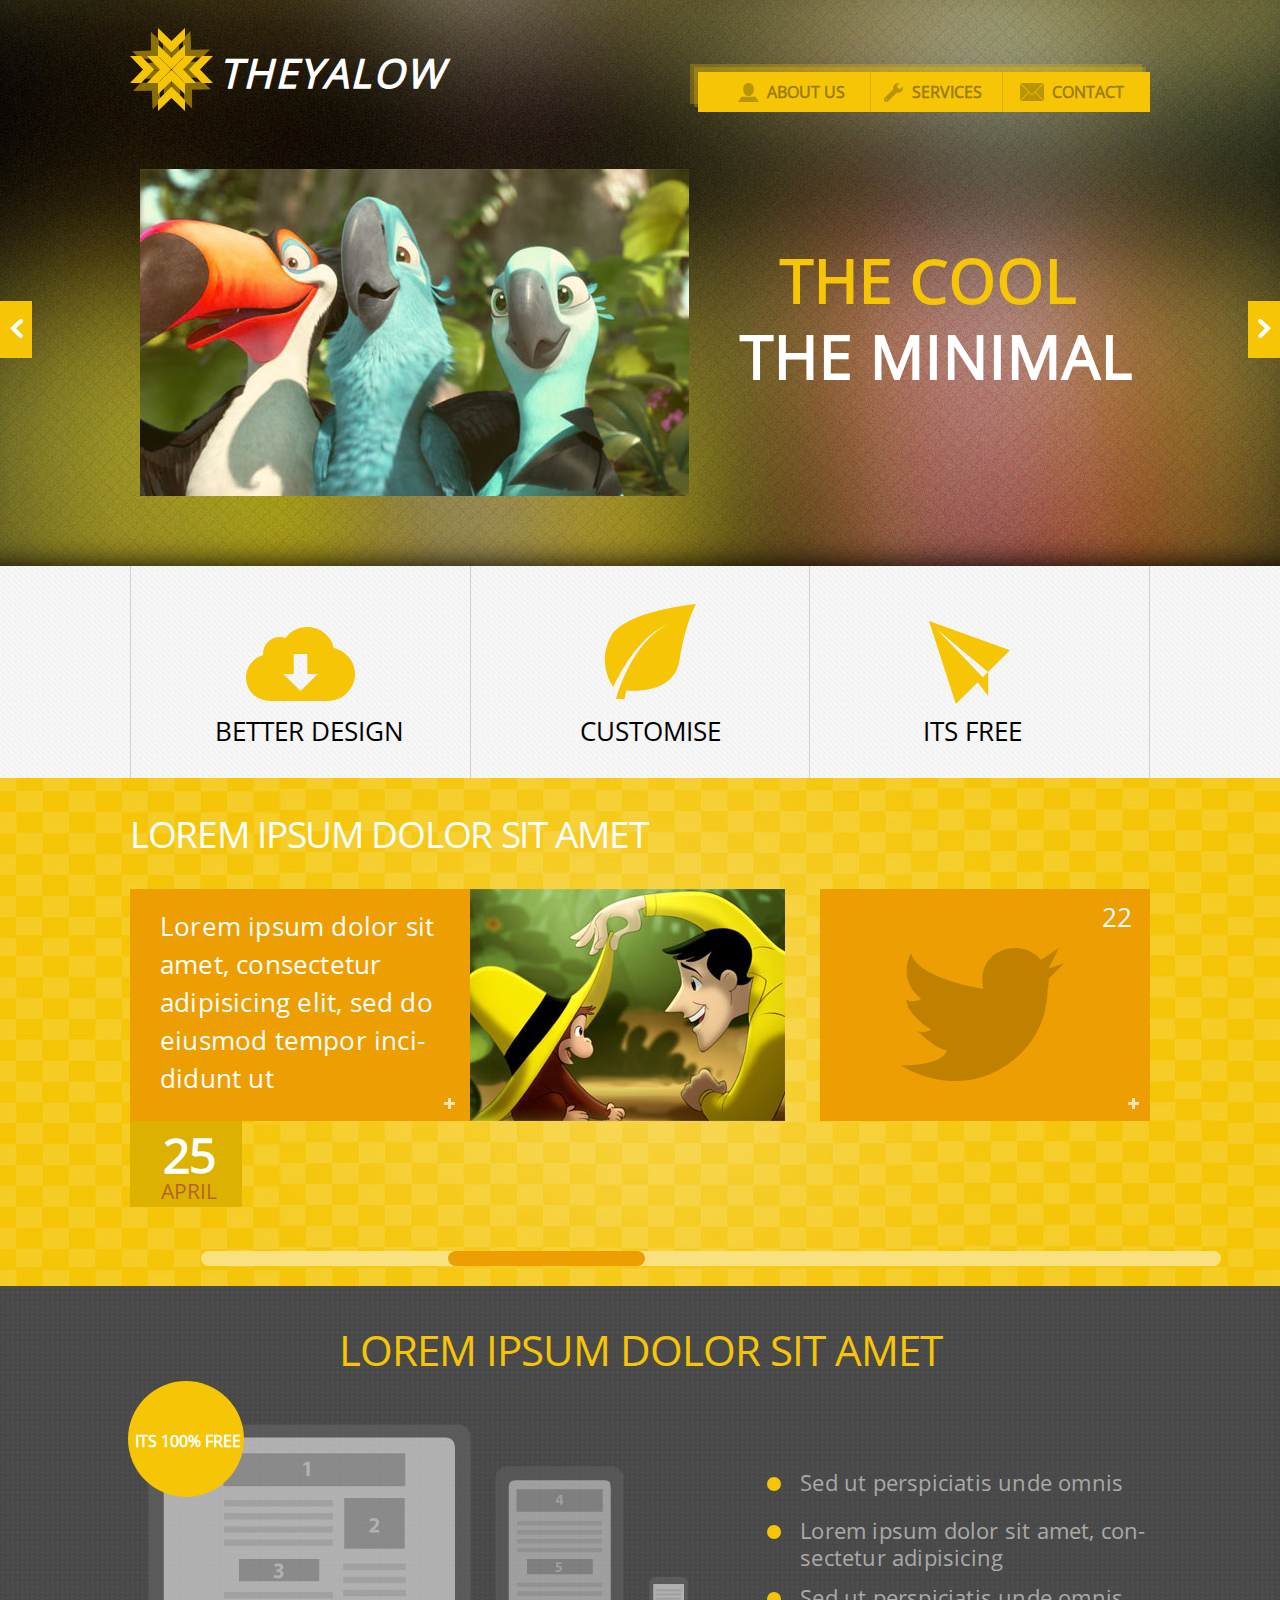
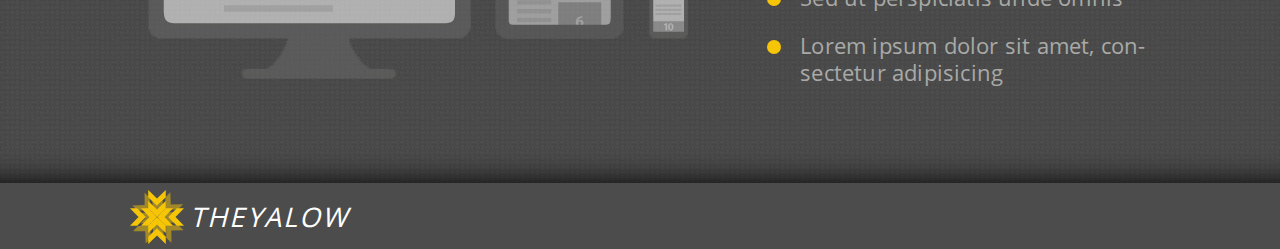
<file: projects/theyalow/index.html>
<!DOCTYPE html>
<html lang="en">
<head>
    <meta charset="UTF-8">
    <meta name="viewport" content="width=device-width, initial-scale=1.0">
    <meta http-equiv="X-UA-Compatible" content="ie=edge">
    <title>theyalow</title>
    <link rel="stylesheet" href="style.css">
</head>
<body>
    <div class="header-wrapper">
        <header class="content">
            <a href="index.html" class="logo-container">
                    <div class="logo-image">
                        <svg class="logo-solid" width="83px" height="83px" viewBox="0 0 83 83">
                            <path fill-rule="evenodd"  fill="rgb(245, 197, 6)" d="M83.008,54.996 L71.913,54.996 L58.831,41.500 L71.913,28.004 L83.008,28.004 L69.928,41.500 L83.008,54.996 ZM66.169,54.996 L55.073,54.996 L41.992,41.500 L55.073,28.004 L66.169,28.004 L53.088,41.500 L66.169,54.996 ZM28.004,27.927 L28.004,16.831 L41.499,29.912 L54.996,16.831 L54.996,27.927 L41.499,41.008 L28.004,27.927 ZM28.004,11.087 L28.004,-0.008 L41.499,13.072 L54.996,-0.008 L54.996,11.087 L41.499,24.168 L28.004,11.087 ZM27.927,54.996 L16.831,54.996 L29.912,41.500 L16.831,28.004 L27.927,28.004 L41.008,41.500 L27.927,54.996 ZM11.087,54.996 L-0.008,54.996 L13.072,41.500 L-0.008,28.004 L11.087,28.004 L24.169,41.500 L11.087,54.996 ZM54.996,55.073 L54.996,66.168 L41.499,53.088 L28.004,66.168 L28.004,55.073 L41.499,41.992 L54.996,55.073 ZM54.996,71.913 L54.996,83.008 L41.499,69.928 L28.004,83.008 L28.004,71.913 L41.499,58.831 L54.996,71.913 Z"/>
                       </svg>
                       <svg class="logo-transparent" width="79px" height="80px" viewBox="0 0 79 80">
                           <path fill-rule="evenodd"  opacity="0.502" fill="rgb(245, 197, 6)" d="M51.478,27.694 L50.766,8.913 L58.434,0.895 L59.147,19.675 L77.941,19.549 L70.273,27.568 L51.478,27.694 ZM58.635,39.738 L39.840,39.865 L39.127,21.083 L46.796,13.065 L47.509,31.845 L66.303,31.719 L58.635,39.738 ZM20.363,40.593 L12.344,32.925 L31.124,32.212 L30.999,13.418 L39.018,21.086 L39.144,39.881 L20.363,40.593 ZM0.174,21.287 L18.954,20.574 L18.829,1.779 L26.848,9.448 L26.974,28.243 L8.193,28.955 L0.174,21.287 ZM27.521,52.746 L28.234,71.528 L20.566,79.547 L19.852,60.766 L1.059,60.892 L8.727,52.873 L27.521,52.746 ZM20.365,40.703 L39.159,40.576 L39.873,59.358 L32.204,67.377 L31.490,48.595 L12.697,48.722 L20.365,40.703 ZM58.637,39.848 L66.656,47.516 L47.875,48.230 L48.001,67.024 L39.982,59.355 L39.855,40.561 L58.637,39.848 ZM78.826,59.155 L60.045,59.868 L60.171,78.662 L52.152,70.994 L52.025,52.199 L70.807,51.486 L78.826,59.155 Z"/>
                        </svg>
                    </div>
                    <h1 class="logo-text">THEYALOW</h1>
                </a>
            <nav class="main-menu">
                <ul class="menu-list">
                    <li class="menu-item about">
                        <a href="#">
                            <svg class="menu-item-image" width="21px" height="19px">
                                <path fill-rule="evenodd"  fill="rgb(185, 148, 3)" d="M-0.000,19.000 L3.545,13.818 L7.996,13.818 L13.059,13.818 L17.509,13.818 L21.000,19.000 L-0.000,19.000 ZM10.527,12.954 C7.635,12.954 5.291,9.771 5.291,6.909 L5.291,5.182 C5.291,2.320 7.635,-0.000 10.527,-0.000 C13.419,-0.000 15.764,2.320 15.764,5.182 L15.764,6.909 C15.764,9.771 13.419,12.954 10.527,12.954 Z"/>
                            </svg>
                            <p class="menu-item-text">about us</p>
                        </a></li>
                    <li class="menu-item services">
                        <a  href="#">
                            <svg class="menu-item-image" width="19px" height="19px">
                                <path fill-rule="evenodd"  fill="rgb(185, 148, 3)" d="M13.958,1.578 C13.003,2.532 13.003,4.078 13.958,5.032 C14.914,5.985 16.463,5.985 17.418,5.032 L18.818,3.634 C18.925,4.035 19.000,4.449 19.000,4.883 C19.000,7.580 16.809,9.767 14.107,9.767 C13.666,9.767 13.246,9.690 12.840,9.581 C12.826,9.595 12.822,9.615 12.808,9.628 L4.158,18.261 C3.202,19.215 1.653,19.215 0.698,18.261 C-0.258,17.308 -0.258,15.762 0.698,14.808 L9.348,6.175 C9.363,6.161 9.383,6.157 9.398,6.142 C9.290,5.738 9.213,5.322 9.213,4.883 C9.213,2.186 11.404,-0.000 14.107,-0.000 C14.542,-0.000 14.956,0.075 15.358,0.181 L13.958,1.578 ZM2.485,15.871 C2.147,15.871 1.873,16.145 1.873,16.482 C1.873,16.819 2.147,17.092 2.485,17.092 C2.823,17.092 3.097,16.819 3.097,16.482 C3.097,16.145 2.823,15.871 2.485,15.871 Z"/>
                            </svg>
                            <p class="menu-item-text">services</p>
                        </a>
                    </li>
                    <li class="menu-item contact">
                        <a  href="#">
                            <svg class="menu-item-image" width="24px" height="18px">
                                <path fill-rule="evenodd"  fill="rgb(185, 148, 3)" d="M23.736,17.300 L15.460,9.023 L21.585,2.898 L23.755,0.728 C23.897,0.957 24.000,1.211 24.000,1.500 L24.000,16.500 C24.000,16.801 23.889,17.065 23.736,17.300 ZM21.055,2.368 L18.261,5.162 L12.915,10.508 L11.977,11.446 L2.945,2.415 L1.445,0.915 L0.756,0.226 C0.979,0.095 1.223,-0.000 1.500,-0.000 L22.500,-0.000 C22.764,-0.000 23.000,0.087 23.216,0.207 L22.461,0.962 L21.055,2.368 ZM0.915,1.445 L8.470,9.000 L0.226,17.244 C0.095,17.021 -0.000,16.777 -0.000,16.500 L-0.000,1.500 C-0.000,1.223 0.095,0.978 0.226,0.756 L0.915,1.445 L0.915,1.445 ZM9.000,9.530 L9.317,9.847 L9.430,9.960 L10.461,10.991 L11.961,12.491 L12.023,12.429 L12.039,12.444 L13.445,11.038 L14.930,9.554 L23.188,17.812 C22.979,17.922 22.752,18.000 22.500,18.000 L1.500,18.000 C1.223,18.000 0.979,17.905 0.756,17.774 L9.000,9.530 Z"/>
                            </svg>
                            <p class="menu-item-text">contact</p>
                        </a>
                    </li>
                </ul>
            </nav>
        </header>
        <main class="top-slider">
            <div class="top-slider-content">
                <button class="slider-nav back mobile-hidden">
                    <svg class="nav-back-img" width="13px" height="19px">
                        <path fill-rule="evenodd"  fill="rgb(255, 255, 255)" d="M0.013,9.201 L2.974,12.185 L2.977,12.182 L9.273,18.515 C9.273,18.515 10.769,19.722 12.077,18.386 C13.385,17.050 12.359,15.652 12.359,15.652 L6.083,9.338 L12.679,3.299 C12.679,3.299 13.471,1.537 12.489,0.535 C11.507,-0.468 9.718,0.315 9.718,0.315 L3.119,6.357 L3.099,6.337 L0.013,9.201 Z"/>
                    </svg>
                </button>
                <div class="top-slider-item">
                    <video class="mobile-hidden" src="#" poster="assets/img/cool_minimal-placeholder.jpg"></video>
                    <video class="mobile-only" src="#" poster="assets/img/video-mobile-placeholder.jpg"></video>
                    <h3 class="video-title mobile-hidden">
                        <span class="video-title-yellow">the cool</span>
                        <span class="video-title-white">the minimal</span>
                    </h3>
                </div>            
                <button class="slider-nav foward mobile-hidden">
                    <svg width="13px" height="19px">
                        <path class="nav-foward-img" fill-rule="evenodd"  fill="rgb(255, 255, 255)" d="M12.987,9.200 L10.026,12.185 L10.023,12.182 L3.727,18.515 C3.727,18.515 2.231,19.722 0.923,18.386 C-0.385,17.051 0.640,15.652 0.640,15.652 L6.917,9.338 L0.321,3.299 C0.321,3.299 -0.471,1.537 0.511,0.535 C1.493,-0.468 3.282,0.315 3.282,0.315 L9.881,6.357 L9.901,6.337 L12.987,9.200 Z"/>
                    </svg>
                </button>
            </div>
        </main>
    </div>
    <main class="features">
        <div class="features-content">
            <div class="features-link design">
                <svg class="link-logo" width="109px" height="74px"  viewBox="0 0 109 74">
                    <path fill-rule="evenodd"  fill="rgb(245, 197, 6)"d="M81.750,74.000 L23.844,74.000 C10.675,74.000 -0.000,63.458 -0.000,50.454 C-0.000,39.774 7.247,30.858 17.117,27.976 C17.099,27.617 17.031,27.275 17.031,26.909 C17.031,17.620 24.656,10.091 34.062,10.091 C35.946,10.091 37.726,10.465 39.419,11.022 C44.380,4.369 52.304,-0.000 61.312,-0.000 C74.266,-0.000 85.058,8.945 87.827,20.908 C99.941,23.643 109.000,34.300 109.000,47.091 C109.000,61.952 96.800,74.000 81.750,74.000 ZM61.312,47.091 L61.312,26.909 L47.687,26.909 L47.687,47.091 L37.256,47.091 L54.500,64.119 L71.744,47.091 L61.312,47.091 Z"/>
                </svg>
                <p class="link-title">better design</p>
            </div>
            <div class="features-link customise">
                <svg class="link-logo" width="92px" height="95px"  viewBox="0 0 92 95">
                    <path fill-rule="evenodd"  fill="rgb(245, 197, 6)" d="M75.640,55.570 C70.948,85.676 39.707,87.763 22.236,86.510 C21.081,91.688 20.631,95.000 20.631,95.000 L12.043,95.000 C12.043,95.000 23.109,53.031 48.893,30.731 C53.685,26.429 59.018,22.709 65.007,20.021 C37.194,30.220 17.788,64.817 9.149,83.221 C5.228,77.357 -5.987,57.126 6.726,32.688 C20.059,7.058 92.000,-0.000 92.000,-0.000 C92.000,-0.000 81.312,19.183 75.640,55.570 Z"/>
                </svg>
                <p class="link-title">customise</p>
            </div>
            <div class="features-link free">
                <svg class="link-logo" width="81px" height="83px"  viewBox="0 0 81 83">
                    <path fill-rule="evenodd"  fill="rgb(245, 197, 6)" d="M59.231,50.806 L59.231,74.951 L48.693,61.277 L26.831,83.000 L-0.000,-0.000 L81.000,29.176 L59.231,50.806 ZM7.594,7.881 L53.662,56.339 L59.062,50.974 L7.594,7.881 Z"/>
                </svg>
                <p class="link-title">its free</p>
            </div>
        </div>
    </main>
    <main class="main-slider">
        <div class="main-slider-wrapper">
            <div class="main-slider-container">
            <div class="main-slider-slide">
                <h3 class="main-slide-title mobile-hidden">Lorem ipsum dolor sit amet</h3>
                <div class="main-slide-content">
                    <div class="video-content">
                        <section class="video-content-text">
                            <p class="video-description">Lorem ipsum dolor sit amet, consecte&shy;tur adipisicing elit, sed do eiusmod tempor inci&shy;didunt ut</p>
                            <button class="add-btn">
                                <svg width="11px" height="11px">
                                    <path fill-rule="evenodd"  opacity="0.702" fill="rgb(255, 255, 255)" d="M11.000,7.000 L7.000,7.000 L7.000,11.000 L4.000,11.000 L4.000,7.000 L-0.000,7.000 L-0.000,4.000 L4.000,4.000 L4.000,-0.000 L7.000,-0.000 L7.000,4.000 L11.000,4.000 L11.000,7.000 Z"/>
                                </svg>
                            </button>
                            <div class="content-date mobile-hidden">
                                <span class="day">25</span>
                                <span class="month">april</span>
                            </div>    
                        </section>
                        <video src="#" poster="assets/img/main-slider-placeholder.jpg"></video>
                    </div>
                    <div class="tweeter-bar">
                        <svg class="tweeter-logo" width="163px" height="133px">
                            <path fill-rule="evenodd"  fill-opacity="0.902" fill="rgb(188, 125, 0)" d="M162.999,15.313 L147.718,30.626 C147.718,30.626 147.718,29.238 147.718,33.178 C147.718,35.977 147.268,38.650 146.617,41.247 C146.261,62.313 139.565,90.248 112.061,112.297 C57.960,155.668 -0.001,117.402 -0.001,117.402 C45.843,117.402 45.843,102.088 45.843,102.088 C35.655,102.088 15.280,81.671 15.280,81.671 C20.374,86.775 30.562,81.671 30.562,81.671 C5.092,66.357 5.092,51.044 5.092,51.044 C10.186,56.148 20.374,51.044 20.374,51.044 C-5.095,30.626 10.186,5.103 10.186,5.103 C15.280,30.626 81.499,40.835 81.499,40.835 L82.341,40.412 C81.822,38.078 81.499,33.118 81.499,30.626 C81.499,12.302 96.322,-0.001 114.608,-0.001 C124.673,-0.001 133.579,4.595 139.650,11.698 L142.624,10.208 L157.905,-0.001 L147.718,20.417 L162.999,15.313 Z"/>
                        </svg>
                        <p class="counter mobile-hidden">22</p>
                        <button class="add-btn mobile-hidden">
                            <svg width="11px" height="11px">
                                <path fill-rule="evenodd"  opacity="0.702" fill="rgb(255, 255, 255)" d="M11.000,7.000 L7.000,7.000 L7.000,11.000 L4.000,11.000 L4.000,7.000 L-0.000,7.000 L-0.000,4.000 L4.000,4.000 L4.000,-0.000 L7.000,-0.000 L7.000,4.000 L11.000,4.000 L11.000,7.000 Z"/>
                            </svg>
                        </button>
                        <div class="tweeter-content mobile-only">
                            <ul class="messages">
                                <li class="message top">Daily Mobile UI Design Inspiration #1 
                                        via @cssauthor</li>
                                <li class="message middle">Daily Mobile UI Design Inspiration #1 
                                        via @cssauthor</li>
                                <li class="message bottom">Daily Mobile UI Design Inspiration #1 
                                        via @cssauthor</li>
                            </ul>
                            <form class="tweeter-form" action="send-form">
                                <input class="form-text" type="text">
                                <input class="form-submit" type="submit" value="Tweet">
                            </form>
                        </div>
                    </div>
                </div>
            </div>                        
            </div>
            <div class="slider-nav-container mobile-hidden">
                <div class="slider-nav-range">
                    <div class="slider-nav-current"></div>
                </div>
            </div>
        </div>
    </main>
    <main class="screens-container">
        <div class="screens-container-wrapper">
            <h2 class="screens-title">Lorem ipsum dolor sit amet</h2>
            <div class="screens-content">
                <div class="screens">
                    <img class="monitor" src="assets/img/screen-monitor.png" alt="" width="323px" height="255px">
                    <img class="tablet" src="assets/img/screen-tablet.png" alt="" width="129px" height="173px">
                    <img class="mobile" src="assets/img/screen-mobile.png" alt="" width="39px" height="63px">
                    <div class="text-area">
                        <p class="screens-text">Its 100% Free</p>
                    </div>                    
                </div>
                <ul class="screens-list mobile-hidden">
                    <li class="screens-list-item">Sed ut perspiciatis unde omnis</li>
                    <li class="screens-list-item">Lorem ipsum dolor sit amet, con&shy;sectetur adipisicing</li>
                    <li class="screens-list-item">Sed ut perspiciatis unde omnis</li>
                    <li class="screens-list-item">Lorem ipsum dolor sit amet, con&shy;sectetur adipisicing</li>
                </ul>
            </div>
        </div>        
    </main>
    <footer class="footer">
        <div class="footer-content">
                <a href="index.html" class="logo-container">
                    <div class="logo-image">
                        <svg class="logo-solid" width="54px" height="54px" viewBox="0 0 54 54">
                            <path fill-rule="evenodd"  fill="rgb(245, 197, 6)" d="M54.005,35.780 L46.786,35.780 L38.276,27.000 L46.786,18.220 L54.005,18.220 L45.495,27.000 L54.005,35.780 ZM43.049,35.780 L35.831,35.780 L27.320,27.000 L35.831,18.220 L43.049,18.220 L34.539,27.000 L43.049,35.780 ZM18.220,18.169 L18.220,10.950 L27.000,19.461 L35.780,10.950 L35.780,18.169 L27.000,26.680 L18.220,18.169 ZM18.220,7.213 L18.220,-0.005 L27.000,8.505 L35.780,-0.005 L35.780,7.213 L27.000,15.724 L18.220,7.213 ZM18.169,35.780 L10.950,35.780 L19.461,27.000 L10.950,18.220 L18.169,18.220 L26.680,27.000 L18.169,35.780 ZM7.213,35.780 L-0.005,35.780 L8.505,27.000 L-0.005,18.220 L7.213,18.220 L15.724,27.000 L7.213,35.780 ZM35.780,35.831 L35.780,43.049 L27.000,34.539 L18.220,43.049 L18.220,35.831 L27.000,27.320 L35.780,35.831 ZM35.780,46.786 L35.780,54.005 L27.000,45.495 L18.220,54.005 L18.220,46.786 L27.000,38.276 L35.780,46.786 Z"/>
                        </svg>
                        <svg class="logo-transparent" width="52px" height="52px" viewBox="0 0 52 52">
                            <path fill-rule="evenodd"  opacity="0.502" fill="rgb(245, 197, 6)" d="M33.793,17.669 L33.329,5.450 L38.318,0.233 L38.782,12.451 L51.010,12.369 L46.021,17.586 L33.793,17.669 ZM38.449,25.504 L26.221,25.587 L25.757,13.367 L30.747,8.150 L31.210,20.369 L43.438,20.287 L38.449,25.504 ZM13.549,26.061 L8.332,21.072 L20.551,20.608 L20.469,8.380 L25.686,13.369 L25.768,25.597 L13.549,26.061 ZM0.414,13.500 L12.633,13.036 L12.551,0.808 L17.768,5.797 L17.850,18.025 L5.631,18.489 L0.414,13.500 ZM18.207,33.967 L18.671,46.187 L13.681,51.404 L13.217,39.185 L0.990,39.267 L5.979,34.050 L18.207,33.967 ZM13.551,26.132 L25.778,26.049 L26.242,38.269 L21.253,43.486 L20.789,31.267 L8.562,31.349 L13.551,26.132 ZM38.451,25.576 L43.668,30.565 L31.449,31.029 L31.531,43.256 L26.314,38.267 L26.231,26.040 L38.451,25.576 ZM51.586,38.137 L39.367,38.601 L39.449,50.828 L34.232,45.839 L34.149,33.612 L46.369,33.148 L51.586,38.137 Z"/>
                        </svg>
                    </div>
                    <p class="logo-text">THEYALOW</p>
                </a>
        </div>
    </footer>
</body>
</html>
</file>
<file: projects/repair-design-project/css/style.css>
@font-face {
  font-family: "FuturaDemic";
  src: url(../assets/fonts/futurademic.otf);
}
* {
  font-family: "FuturaDemiC";
  color: #131313;
  margin: 0;
}

.hidden:not(:focus):not(:active) {
  position: absolute;
  width: 1px;
  height: 1px;
  margin: -1px;
  border: 0;
  padding: 0;
  white-space: nowrap;
  -webkit-clip-path: inset(100%);
  clip-path: inset(100%);
  clip: rect(0 0 0 0);
  overflow: hidden;
}

ul {
  list-style: none;
  padding: 0;
}

button {
  display: block;
  background-color: #E3B873;
  color: #ffffff;
  text-transform: uppercase;
  text-align: center;
  font-weight: 500;
  border: 0;
  cursor: pointer;
}

a {
  text-decoration: none;
}

fieldset {
  border: none;
}

[type=checkbox] {
  position: absolute;
  width: 1px;
  height: 1px;
  margin: -1px;
  border: 0;
  padding: 0;
  white-space: nowrap;
  -webkit-clip-path: inset(100%);
  clip-path: inset(100%);
  clip: rect(0 0 0 0);
  overflow: hidden;
}
[type=checkbox] + label {
  position: relative;
  font-size: 16px;
}
[type=checkbox] + label:hover {
  color: #ccbba1;
}
[type=checkbox] + label:focus {
  color: #774f0f;
}
@media (max-width: 375px) {
  [type=checkbox] + label {
    color: #FFFFFF;
  }
}
[type=checkbox] + label::before {
  content: " ";
  display: -webkit-box;
  display: -ms-flexbox;
  display: flex;
  -webkit-box-pack: center;
  -ms-flex-pack: center;
  justify-content: center;
  -webkit-box-align: center;
  -ms-flex-align: center;
  align-items: center;
  width: 18px;
  height: 18px;
  background-color: transparent;
  border: 2px solid #E3B873;
  position: absolute;
  left: -30px;
  bottom: 0;
}
[type=checkbox]:checked + label::before {
  content: url(../assets/img/checkbox.svg);
  background-color: #E3B873;
}

.header {
  background-color: #131313;
  max-width: 1440px;
  margin: 0 auto;
}
.header {
  background-color: #131313;
  max-width: 1440px;
  margin: 0 auto;
}
.header__wrapper {
  max-width: 1240px;
  margin: 0 auto;
  display: -webkit-box;
  display: -ms-flexbox;
  display: flex;
  -webkit-box-pack: justify;
  -ms-flex-pack: justify;
  justify-content: space-between;
  -webkit-box-align: center;
  -ms-flex-align: center;
  align-items: center;
}
.header__logo {
  color: #E3B873;
  font-size: 14px;
  text-transform: uppercase;
  font-weight: bold;
}
.header nav {
  min-width: 50%;
}
.header .menu {
  display: -webkit-box;
  display: -ms-flexbox;
  display: flex;
  -webkit-box-pack: justify;
  -ms-flex-pack: justify;
  justify-content: space-between;
}
.header .menu__item {
  color: #FFFFFF;
  text-transform: uppercase;
  font-size: 14px;
}
.header .menu__item--active {
  color: #E3B873;
}
.header .menu__item:hover {
  color: #ccbba1;
}
.header .menu__item:focus {
  color: #774f0f;
}
.header li + li {
  margin-left: 10px;
}
.header__phone {
  font-size: 14px;
  text-decoration: underline;
  color: #E3B873;
  font-weight: bold;
}
.header__phone:hover {
  color: #ccbba1;
}
.header__phone:focus {
  color: #774f0f;
}
.header .call-request {
  height: 37px;
  max-width: 160px;
  width: 100%;
  border-radius: 3px;
  font-size: 13px;
}
.header .call-request:hover {
  -webkit-box-shadow: inset 0px 0px 4px 2px #FFFFFF;
  box-shadow: inset 0px 0px 4px 2px #FFFFFF;
}
.header .call-request:active {
  -webkit-box-shadow: inset 0px 0px 4px 2px #131313;
  box-shadow: inset 0px 0px 4px 2px #131313;
}
.header .header__wrapper {
  min-height: 83px;
}
@media (max-width: 375px) {
  .header nav:not(:focus):not(:active),
.header .call-request:not(:focus):not(:active) {
    position: absolute;
    width: 1px;
    height: 1px;
    margin: -1px;
    border: 0;
    padding: 0;
    white-space: nowrap;
    -webkit-clip-path: inset(100%);
    clip-path: inset(100%);
    clip: rect(0 0 0 0);
    overflow: hidden;
  }
  .header .header__wrapper {
    padding-left: 18px;
    padding-right: 18px;
  }
  .header .header__logo,
.header .header__phone {
    font-size: 12px;
  }
  .header .header__phone {
    color: #FFFFFF;
  }
}

.intro {
  position: relative;
  max-width: 1440px;
  min-height: 755px;
  margin: 0 auto;
  background-color: #131313;
  z-index: 0;
  display: -webkit-box;
  display: -ms-flexbox;
  display: flex;
}
.intro::before {
  content: " ";
  background-image: url(../assets/img/intro-background.jpg);
  background-repeat: no-repeat;
  background-position: top right;
  display: block;
  position: absolute;
  top: 0;
  right: 0;
  width: 100%;
  height: 100%;
  z-index: -1;
  opacity: 0.4;
}

.intro__instagram {
  background-color: #131313;
}

.intro__instagram-link {
  color: #E3B873;
  -webkit-transform: rotate(90deg);
  transform: rotate(90deg);
  display: block;
  position: relative;
  margin-top: 358%;
}
.intro__instagram-link::after {
  content: " ";
  position: absolute;
  display: block;
  right: -65px;
  top: 9px;
  width: 50px;
  height: 2px;
  background-color: #E3B873;
}
.intro__instagram-link:hover {
  color: #ccbba1;
}
.intro__instagram-link:focus {
  color: #774f0f;
}

.intro__scroll {
  position: absolute;
  bottom: 0px;
  left: 0px;
  height: 97px;
  width: 245px;
}

.intro__scroll-link {
  display: -webkit-box;
  display: -ms-flexbox;
  display: flex;
  -webkit-box-align: center;
  -ms-flex-align: center;
  align-items: center;
  -webkit-box-pack: center;
  -ms-flex-pack: center;
  justify-content: center;
  background-color: #131313;
  width: 100%;
  height: 100%;
  color: #FFFFFF;
  text-transform: uppercase;
}
.intro__scroll-link:hover {
  color: #ccbba1;
}
.intro__scroll-link:focus {
  color: #774f0f;
}

.intro__scroll-link_logo {
  border: 1px solid #E3B873;
  border-radius: 50%;
  margin-left: 10px;
}

.intro__section {
  display: -webkit-box;
  display: -ms-flexbox;
  display: flex;
  -webkit-box-orient: vertical;
  -webkit-box-direction: normal;
  -ms-flex-direction: column;
  flex-direction: column;
  padding-left: 5%;
  padding-top: 200px;
}

.intro__section_title {
  font-size: 40px;
  color: #FFFFFF;
  text-transform: uppercase;
  max-width: 510px;
  margin-bottom: 20px;
}
.intro__section_title span {
  color: #E3B873;
}

.intro__section_text {
  font-size: 22px;
  color: #FFFFFF;
  max-width: 500px;
  margin-bottom: 20px;
}

.intro__buttons {
  display: -webkit-box;
  display: -ms-flexbox;
  display: flex;
}

.intro__calculate,
.intro__submit {
  height: 50px;
  max-width: 205px;
  width: 100%;
  border-radius: 3px;
  font-size: 13px;
}
.intro__calculate:hover,
.intro__submit:hover {
  -webkit-box-shadow: inset 0px 0px 4px 2px #FFFFFF;
  box-shadow: inset 0px 0px 4px 2px #FFFFFF;
}
.intro__calculate:active,
.intro__submit:active {
  -webkit-box-shadow: inset 0px 0px 4px 2px #131313;
  box-shadow: inset 0px 0px 4px 2px #131313;
}

.intro__submit {
  background-color: transparent;
  border: 1px solid #FFFFFF;
  margin-left: 20px;
}

@media (max-width: 375px) {
  .intro {
    padding-left: 18px;
    padding-right: 18px;
    min-height: 475px;
  }
  .intro::before {
    background-position: -494px -118px;
  }

  .intro__instagram:not(:focus):not(:active),
.intro__scroll:not(:focus):not(:active) {
    position: absolute;
    width: 1px;
    height: 1px;
    margin: -1px;
    border: 0;
    padding: 0;
    white-space: nowrap;
    -webkit-clip-path: inset(100%);
    clip-path: inset(100%);
    clip: rect(0 0 0 0);
    overflow: hidden;
  }

  .intro__section {
    padding: 0;
    padding-top: 100px;
  }

  .intro__section_title {
    font-size: 23px;
  }

  .intro__section_text {
    font-size: 18px;
  }

  .intro__buttons {
    -webkit-box-orient: vertical;
    -webkit-box-direction: normal;
    -ms-flex-direction: column;
    flex-direction: column;
  }

  .intro__calculate,
.intro__submit {
    margin: 0;
    width: 100%;
    border-radius: 0;
  }

  .intro__submit {
    margin-top: 25px;
  }
}
.completed-projects {
  background-color: #131313;
  max-width: 1440px;
  margin: 0 auto;
  min-height: 700px;
  display: -webkit-box;
  display: -ms-flexbox;
  display: flex;
  -webkit-box-pack: end;
  -ms-flex-pack: end;
  justify-content: flex-end;
  color: #FFFFFF;
}

.completed-projects__wrapper {
  display: -webkit-box;
  display: -ms-flexbox;
  display: flex;
  -webkit-box-pack: justify;
  -ms-flex-pack: justify;
  justify-content: space-between;
  max-width: 1360px;
  width: 100%;
  padding-left: 20px;
}

.completed-projects__left {
  display: -webkit-box;
  display: -ms-flexbox;
  display: flex;
  -webkit-box-orient: vertical;
  -webkit-box-direction: normal;
  -ms-flex-direction: column;
  flex-direction: column;
}

.completed-projects__description {
  display: -webkit-box;
  display: -ms-flexbox;
  display: flex;
  -webkit-box-orient: vertical;
  -webkit-box-direction: normal;
  -ms-flex-direction: column;
  flex-direction: column;
  padding-top: 130px;
}

.completed-projects__title {
  position: relative;
  color: #E3B873;
  text-transform: uppercase;
  font-size: 27px;
  max-width: 150px;
  margin-bottom: 35px;
}
.completed-projects__title::after {
  content: " ";
  position: absolute;
  right: -90px;
  bottom: 15px;
  width: 90px;
  height: 2px;
  background-color: #E3B873;
}

.completed-projects__text {
  max-width: 460px;
  color: #FFFFFF;
  font-size: 18px;
  line-height: 35px;
}

.info,
.info__item {
  display: -webkit-box;
  display: -ms-flexbox;
  display: flex;
  -webkit-box-orient: vertical;
  -webkit-box-direction: normal;
  -ms-flex-direction: column;
  flex-direction: column;
}

.info__item + .info__item {
  margin-left: 65px;
}

.info__row {
  display: -webkit-box;
  display: -ms-flexbox;
  display: flex;
}
.info__row + .info__row {
  margin-top: 45px;
}

.info__item-title {
  color: #E3B873;
  font-size: 18px;
  text-transform: uppercase;
}

.info__item-value {
  color: #FFFFFF;
  font-size: 15px;
  width: 102px;
}

.pagination {
  display: -webkit-box;
  display: -ms-flexbox;
  display: flex;
  margin-top: 90px;
}

.pagination li + * {
  margin-left: 20px;
}

.pagination__item {
  display: block;
  width: 10px;
  height: 10px;
  margin-top: 2px;
  border-radius: 50%;
  background-color: #FFFFFF;
  opacity: 0.3;
}
.pagination__item--active {
  opacity: 1;
}

.completed-projects__right {
  max-width: 845px;
  width: 100%;
  padding-top: 60px;
}

.completed-projects__navigation {
  display: -webkit-box;
  display: -ms-flexbox;
  display: flex;
}
.completed-projects__navigation li + * {
  margin-left: 60px;
}

.completed-projects__navigation-item {
  color: #FFFFFF;
  opacity: 0.3;
  text-transform: uppercase;
  font-size: 14px;
}
.completed-projects__navigation-item--active {
  text-transform: uppercase;
  color: #E3B873;
  text-decoration: underline;
  font-size: 14px;
}

.slider {
  position: relative;
  margin-top: 53px;
}

.slider__list {
  display: -webkit-box;
  display: -ms-flexbox;
  display: flex;
}
.slider__list li + * {
  margin-left: 20px;
}

.slider__item--trimmed {
  overflow: hidden;
  width: 100%;
}
.slider__item--trimmed .slider__image {
  position: relative;
  left: -80px;
}

.slider__button {
  height: 55px;
  max-width: 55px;
  width: 100%;
  border-radius: 3px;
  font-size: 13px;
  border-radius: 50%;
  position: absolute;
  right: 45px;
  top: 205px;
}
.slider__button:hover {
  -webkit-box-shadow: inset 0px 0px 4px 2px #FFFFFF;
  box-shadow: inset 0px 0px 4px 2px #FFFFFF;
}
.slider__button:active {
  -webkit-box-shadow: inset 0px 0px 4px 2px #131313;
  box-shadow: inset 0px 0px 4px 2px #131313;
}

.slider__button--mobile {
  display: none;
}
@media (max-width: 375px) {
  .slider__button--mobile {
    display: block;
  }
}

@media (max-width: 375px) {
  .completed-projects {
    padding-left: 18px;
    padding-right: 18px;
  }

  .completed-projects__wrapper {
    -webkit-box-orient: vertical;
    -webkit-box-direction: normal;
    -ms-flex-direction: column;
    flex-direction: column;
    padding: 0;
    position: relative;
  }

  .completed-projects__title {
    font-size: 22px;
    text-align: center;
  }

  .completed-projects__text {
    font-size: 14px;
    text-align: center;
  }

  .pagination:not(:focus):not(:active) {
    position: absolute;
    width: 1px;
    height: 1px;
    margin: -1px;
    border: 0;
    padding: 0;
    white-space: nowrap;
    -webkit-clip-path: inset(100%);
    clip-path: inset(100%);
    clip: rect(0 0 0 0);
    overflow: hidden;
  }

  .completed-projects__title::after {
    display: none;
  }

  .completed-projects__right {
    padding: 0;
  }

  .completed-projects__right nav:not(:focus):not(:active) {
    position: absolute;
    width: 1px;
    height: 1px;
    margin: -1px;
    border: 0;
    padding: 0;
    white-space: nowrap;
    -webkit-clip-path: inset(100%);
    clip-path: inset(100%);
    clip: rect(0 0 0 0);
    overflow: hidden;
  }

  .slider__image {
    width: 100%;
  }

  .slider__item--trimmed:not(:focus):not(:active) {
    position: absolute;
    width: 1px;
    height: 1px;
    margin: -1px;
    border: 0;
    padding: 0;
    white-space: nowrap;
    -webkit-clip-path: inset(100%);
    clip-path: inset(100%);
    clip: rect(0 0 0 0);
    overflow: hidden;
  }

  .completed-projects__description {
    -webkit-box-align: center;
    -ms-flex-align: center;
    align-items: center;
    padding-top: 35px;
  }

  .info {
    margin: 0 auto;
  }

  .info__item-title,
.info__item-value {
    font-size: 14px;
  }

  .info__item-value {
    margin-top: 5px;
  }

  .slider {
    position: absolute;
    top: 235px;
  }

  .completed-projects__left {
    height: 100%;
    -webkit-box-pack: justify;
    -ms-flex-pack: justify;
    justify-content: space-between;
  }

  .slider__button {
    height: 35px;
    width: 35px;
    top: 100px;
    right: 15px;
  }
  .slider__button svg {
    height: 14px;
    width: 8px;
  }

  .slider__button--mobile {
    left: 15px;
  }
}
.control {
  background: linear-gradient(to bottom, #131313 325px, #131313 200px, #131313 10px, #FFFFFF 10px);
}
.control {
  max-width: 1440px;
  margin: 0 auto;
}
.control__article {
  display: -webkit-box;
  display: -ms-flexbox;
  display: flex;
  -webkit-box-orient: vertical;
  -webkit-box-direction: normal;
  -ms-flex-direction: column;
  flex-direction: column;
  -webkit-box-align: center;
  -ms-flex-align: center;
  align-items: center;
}
.control__title {
  text-transform: uppercase;
  font-size: 20px;
  color: #FFFFFF;
  margin-bottom: 20px;
}
.control__image {
  position: relative;
  margin-bottom: 30px;
}
.control__image::before {
  content: " ";
  position: absolute;
  display: block;
  width: 32px;
  height: 2px;
  right: 40px;
  top: 14px;
  background-color: #E3B873;
}
.control__image::after {
  content: " ";
  position: absolute;
  display: block;
  width: 32px;
  height: 2px;
  right: -40px;
  top: 14px;
  background-color: #E3B873;
}
.control__description {
  text-align: center;
  margin-bottom: 50px;
  font-size: 20px;
}
.control__content {
  display: -webkit-box;
  display: -ms-flexbox;
  display: flex;
  margin-bottom: 53px;
}
.control__text {
  display: -webkit-box;
  display: -ms-flexbox;
  display: flex;
  -webkit-box-orient: vertical;
  -webkit-box-direction: normal;
  -ms-flex-direction: column;
  flex-direction: column;
  -webkit-box-align: center;
  -ms-flex-align: center;
  align-items: center;
  font-size: 20px;
  text-align: center;
  width: 750px;
}
.control__text::before {
  content: " ";
  display: block;
  width: 55px;
  height: 2px;
  margin-bottom: 35px;
  background-color: #E3B873;
}
@media (max-width: 375px) {
  .control {
    padding-left: 18px;
    padding-right: 18px;
  }
  .control__text {
    width: 100%;
    font-size: 13px;
    color: #FFFFFF;
    line-height: 23px;
  }
  .control__content {
    -webkit-box-orient: vertical;
    -webkit-box-direction: normal;
    -ms-flex-direction: column;
    flex-direction: column;
  }
}

.control__form {
  max-width: 770px;
  margin: 0 auto;
  margin-top: 100px;
  display: -webkit-box;
  display: -ms-flexbox;
  display: flex;
  -webkit-box-orient: vertical;
  -webkit-box-direction: normal;
  -ms-flex-direction: column;
  flex-direction: column;
  -webkit-box-pack: justify;
  -ms-flex-pack: justify;
  justify-content: space-between;
  -webkit-box-align: center;
  -ms-flex-align: center;
  align-items: center;
}

.control__form-row {
  display: -webkit-box;
  display: -ms-flexbox;
  display: flex;
  -webkit-box-pack: justify;
  -ms-flex-pack: justify;
  justify-content: space-between;
  margin-bottom: 35px;
  max-width: 670px;
  width: 100%;
}

.control__fieldset {
  max-width: 230px;
  padding: 0;
  display: -webkit-box;
  display: -ms-flexbox;
  display: flex;
  -webkit-box-orient: vertical;
  -webkit-box-direction: normal;
  -ms-flex-direction: column;
  flex-direction: column;
}
.control__fieldset-label {
  color: #9B9B9B;
  font-size: 15px;
}
.control__fieldset-input {
  width: 100%;
  background-color: transparent;
  border: 0;
  border-bottom: 2px solid #9B9B9B;
  color: #131313;
  font-size: 18px;
}
.control__fieldset-input::-webkit-input-placeholder {
  color: #131313;
}
.control__fieldset-input:-ms-input-placeholder {
  color: #131313;
}
.control__fieldset-input::-ms-input-placeholder {
  color: #131313;
}
.control__fieldset-input::placeholder {
  color: #131313;
}
@media (max-width: 375px) {
  .control__fieldset, .control__fieldset-input {
    width: 100%;
  }
  .control__fieldset-input, .control__fieldset-input::-webkit-input-placeholder {
    color: #FFFFFF;
  }
  .control__fieldset-input, .control__fieldset-input:-ms-input-placeholder {
    color: #FFFFFF;
  }
  .control__fieldset-input, .control__fieldset-input::-ms-input-placeholder {
    color: #FFFFFF;
  }
  .control__fieldset-input, .control__fieldset-input::placeholder {
    color: #FFFFFF;
  }
}

.control__button {
  height: 50px;
  max-width: 200px;
  width: 100%;
  border-radius: 3px;
  font-size: 13px;
  font-size: 15px;
}
.control__button:hover {
  -webkit-box-shadow: inset 0px 0px 4px 2px #FFFFFF;
  box-shadow: inset 0px 0px 4px 2px #FFFFFF;
}
.control__button:active {
  -webkit-box-shadow: inset 0px 0px 4px 2px #131313;
  box-shadow: inset 0px 0px 4px 2px #131313;
}

@media (max-width: 375px) {
  .control {
    padding-top: 65px;
    background: none;
    background: linear-gradient(to top, #FFFFFF 25px, #FFFFFF 25px, #131313 10px, #131313 10px);
    min-height: 920px;
    position: relative;
  }
  .control__fieldset {
    max-width: 100%;
  }
  .control__fieldset:first-child {
    margin-bottom: 65px;
  }

  .control__content iframe {
    width: 100%;
    height: 205px;
  }

  .control__form-row {
    -webkit-box-orient: vertical;
    -webkit-box-direction: normal;
    -ms-flex-direction: column;
    flex-direction: column;
    -webkit-box-align: center;
    -ms-flex-align: center;
    align-items: center;
    width: 100%;
    margin-bottom: 25px;
  }

  .control__form {
    margin-top: 40px;
  }

  .control__button {
    position: absolute;
    bottom: 0px;
    width: 339px;
  }
}
.types-of-repair {
  padding-top: 150px;
  background-color: #FFFFFF;
}
.types-of-repair {
  max-width: 1440px;
  margin: 0 auto;
}
.types-of-repair__article {
  display: -webkit-box;
  display: -ms-flexbox;
  display: flex;
  -webkit-box-orient: vertical;
  -webkit-box-direction: normal;
  -ms-flex-direction: column;
  flex-direction: column;
  -webkit-box-align: center;
  -ms-flex-align: center;
  align-items: center;
}
.types-of-repair__title {
  text-transform: uppercase;
  font-size: 20px;
  color: #FFFFFF;
  margin-bottom: 20px;
}
.types-of-repair__image {
  position: relative;
  margin-bottom: 30px;
}
.types-of-repair__image::before {
  content: " ";
  position: absolute;
  display: block;
  width: 32px;
  height: 2px;
  right: 40px;
  top: 14px;
  background-color: #E3B873;
}
.types-of-repair__image::after {
  content: " ";
  position: absolute;
  display: block;
  width: 32px;
  height: 2px;
  right: -40px;
  top: 14px;
  background-color: #E3B873;
}
.types-of-repair__description {
  text-align: center;
  margin-bottom: 50px;
  font-size: 20px;
}
.types-of-repair__content {
  display: -webkit-box;
  display: -ms-flexbox;
  display: flex;
  margin-bottom: 53px;
}
.types-of-repair__text {
  display: -webkit-box;
  display: -ms-flexbox;
  display: flex;
  -webkit-box-orient: vertical;
  -webkit-box-direction: normal;
  -ms-flex-direction: column;
  flex-direction: column;
  -webkit-box-align: center;
  -ms-flex-align: center;
  align-items: center;
  font-size: 20px;
  text-align: center;
  width: 750px;
}
.types-of-repair__text::before {
  content: " ";
  display: block;
  width: 55px;
  height: 2px;
  margin-bottom: 35px;
  background-color: #E3B873;
}
@media (max-width: 375px) {
  .types-of-repair {
    padding-left: 18px;
    padding-right: 18px;
  }
  .types-of-repair__text {
    width: 100%;
    font-size: 13px;
    color: #FFFFFF;
    line-height: 23px;
  }
  .types-of-repair__content {
    -webkit-box-orient: vertical;
    -webkit-box-direction: normal;
    -ms-flex-direction: column;
    flex-direction: column;
  }
}
.types-of-repair__content-item + .types-of-repair__content-item {
  margin-left: 30px;
}
.types-of-repair__list-item {
  color: #9B9B9B;
  margin-left: 10px;
}
.types-of-repair__list-item::before {
  content: "";
  display: block;
  width: 4px;
  height: 4px;
  position: relative;
  left: -10px;
  top: 11px;
  background-color: #9B9B9B;
  border-radius: 50%;
}
.types-of-repair__content-block-title {
  color: #131313;
  font-size: 18px;
}
.types-of-repair__content-block-text {
  color: #9B9B9B;
  font-size: 18px;
  text-align: center;
  margin-top: 13px;
}
.types-of-repair__block {
  min-height: 55px;
  width: 230px;
  background-color: #E3B873;
  color: #FFFFFF;
  font-size: 18px;
  text-transform: uppercase;
  position: absolute;
  left: 0;
  bottom: -25px;
  text-align: center;
  line-height: 55px;
}
.types-of-repair__content-block {
  padding-top: 25px;
  padding-left: 33px;
  padding-right: 33px;
  padding-bottom: 65px;
  background-color: #FFFFFF;
  margin-left: 35px;
  margin-right: 35px;
  position: relative;
  top: -95px;
}
.types-of-repair li + li {
  margin-top: 5px;
}
@media (max-width: 375px) {
  .types-of-repair__content-item + .types-of-repair__content-item {
    margin: 0 auto;
  }
  .types-of-repair__content-image {
    width: 340px;
  }
  .types-of-repair__content-block {
    margin-left: 0;
  }
}

.types-of-repair__title {
  color: #131313;
}

@media (max-width: 375px) {
  .types-of-repair__title {
    font-size: 22px;
  }

  .types-of-repair {
    padding-top: 75px;
  }
  .types-of-repair__content {
    margin-bottom: 0;
  }
}
.request {
  max-width: 1440px;
  margin: 0 auto;
  padding-bottom: 130pxs;
  background-color: #FFFFFF;
}

.request__wrapper {
  max-width: 1340px;
  display: -webkit-box;
  display: -ms-flexbox;
  display: flex;
  -webkit-box-pack: justify;
  -ms-flex-pack: justify;
  justify-content: space-between;
}

.request__left {
  background-image: url(../assets/img/request_background.png);
  background-repeat: no-repeat;
  min-height: 675px;
  position: relative;
}

.request__left::before {
  content: " ";
  display: block;
  background-color: transparent;
  border: 3px solid #E3B873;
  border-radius: 50%;
  width: 635px;
  height: 635px;
  position: absolute;
  left: -160px;
  top: 45px;
  clip: rect(0px, 641px, 641px, 160px);
}

.request__list {
  margin-left: 370px;
  margin-top: 125px;
}

.request__list-item {
  display: -webkit-box;
  display: -ms-flexbox;
  display: flex;
  -webkit-box-align: center;
  -ms-flex-align: center;
  align-items: center;
  font-size: 18px;
}
.request__list-item:nth-child(2) {
  margin-top: 80px;
  margin-left: 75px;
}
.request__list-item:nth-child(3) {
  margin-top: 100px;
  margin-left: 85px;
}
.request__list-item:last-child {
  margin-top: 110px;
  margin-left: 20px;
}

.request__list-number {
  display: block;
  width: 40px;
  height: 40px;
  background-color: #E3B873;
  border-radius: 50%;
  color: #FFFFFF;
  text-align: center;
  line-height: 40px;
  margin-right: 17px;
  position: relative;
}

.request__fieldset {
  padding: 0;
}
.request__fieldset {
  max-width: 100%;
  padding: 0;
  display: -webkit-box;
  display: -ms-flexbox;
  display: flex;
  -webkit-box-orient: vertical;
  -webkit-box-direction: normal;
  -ms-flex-direction: column;
  flex-direction: column;
}
.request__fieldset-label {
  color: #9B9B9B;
  font-size: 15px;
}
.request__fieldset-input {
  width: 100%;
  background-color: transparent;
  border: 0;
  border-bottom: 2px solid #9B9B9B;
  color: #131313;
  font-size: 18px;
}
.request__fieldset-input::-webkit-input-placeholder {
  color: #131313;
}
.request__fieldset-input:-ms-input-placeholder {
  color: #131313;
}
.request__fieldset-input::-ms-input-placeholder {
  color: #131313;
}
.request__fieldset-input::placeholder {
  color: #131313;
}
@media (max-width: 375px) {
  .request__fieldset, .request__fieldset-input {
    width: 100%;
  }
  .request__fieldset-input, .request__fieldset-input::-webkit-input-placeholder {
    color: #FFFFFF;
  }
  .request__fieldset-input, .request__fieldset-input:-ms-input-placeholder {
    color: #FFFFFF;
  }
  .request__fieldset-input, .request__fieldset-input::-ms-input-placeholder {
    color: #FFFFFF;
  }
  .request__fieldset-input, .request__fieldset-input::placeholder {
    color: #FFFFFF;
  }
}
.request__fieldset + .request__fieldset {
  margin-top: 50px;
}

.request__right {
  min-width: 505px;
}

.request__form {
  display: -webkit-box;
  display: -ms-flexbox;
  display: flex;
  -webkit-box-orient: vertical;
  -webkit-box-direction: normal;
  -ms-flex-direction: column;
  flex-direction: column;
  background-color: black;
  padding: 50px;
  padding-top: 30px;
  padding-bottom: 30px;
  margin-top: 120px;
}

.request__title {
  color: #FFFFFF;
  font-size: 20px;
  text-align: center;
  width: 290px;
  margin: 0 auto;
  margin-bottom: 35px;
}

.request__fieldset-input {
  color: #FFFFFF;
}
.request__fieldset-input::-webkit-input-placeholder {
  color: #FFFFFF;
}
.request__fieldset-input:-ms-input-placeholder {
  color: #FFFFFF;
}
.request__fieldset-input::-ms-input-placeholder {
  color: #FFFFFF;
}
.request__fieldset-input::placeholder {
  color: #FFFFFF;
}

.request__fieldset-checkbox {
  margin-top: 15px;
  margin-bottom: 40px;
}
.request__fieldset-checkbox label {
  color: #FFFFFF;
  margin-left: 19px;
}

.request__button {
  height: 50px;
  max-width: 213px;
  width: 100%;
  border-radius: 3px;
  font-size: 13px;
  -ms-flex-item-align: end;
  align-self: flex-end;
}
.request__button:hover {
  -webkit-box-shadow: inset 0px 0px 4px 2px #FFFFFF;
  box-shadow: inset 0px 0px 4px 2px #FFFFFF;
}
.request__button:active {
  -webkit-box-shadow: inset 0px 0px 4px 2px #131313;
  box-shadow: inset 0px 0px 4px 2px #131313;
}

.request__info {
  display: -webkit-box;
  display: -ms-flexbox;
  display: flex;
  -webkit-box-align: center;
  -ms-flex-align: center;
  align-items: center;
  margin-top: 40px;
}
.request__info-image {
  width: 73px;
  height: 73px;
  border-radius: 50%;
  background-color: #E3B873;
}
.request__info-image svg {
  display: block;
  margin: 0 auto;
  margin-top: 15px;
}
.request__info-text {
  font-size: 20px;
  color: #E3B873;
  margin-left: 25px;
}

@media (max-width: 375px) {
  .request:not(:focus):not(:active) {
    position: absolute;
    width: 1px;
    height: 1px;
    margin: -1px;
    border: 0;
    padding: 0;
    white-space: nowrap;
    -webkit-clip-path: inset(100%);
    clip-path: inset(100%);
    clip: rect(0 0 0 0);
    overflow: hidden;
  }
}
.examples {
  max-width: 1440px;
  margin: 0 auto;
  min-height: 1020px;
  background-image: url(../assets/img/examples_background.jpg);
  background-repeat: no-repeat;
  background-position-y: 113px;
  position: relative;
  background-color: #FFFFFF;
}
.examples::before {
  content: "";
  display: block;
  width: 100%;
  background-color: black;
  opacity: 0.6;
  position: absolute;
  height: 865px;
  top: 113px;
  z-index: 0;
}
.examples * {
  z-index: 1;
}
.examples__wrapper {
  max-width: 1240px;
  margin: 0 auto;
  display: -webkit-box;
  display: -ms-flexbox;
  display: flex;
  -webkit-box-pack: justify;
  -ms-flex-pack: justify;
  justify-content: space-between;
}
.examples__left {
  padding-top: 113px;
}
.examples__title {
  margin-top: 115px;
  text-transform: uppercase;
  color: #E3B873;
  font-size: 27px;
  max-width: 250px;
}
.examples__list-title {
  position: relative;
  color: #E3B873;
  font-size: 20px;
  display: inline-block;
  margin-top: 47px;
}
.examples__list-title::after {
  content: " ";
  width: 100%;
  height: 1px;
  position: absolute;
  bottom: -1px;
  left: 0;
  background-color: #E3B873;
}
.examples__list-item {
  margin-top: 25px;
  color: #FFFFFF;
  font-size: 20px;
}
.examples__slides {
  display: -webkit-box;
  display: -ms-flexbox;
  display: flex;
}
.examples__slides-column {
  max-width: 353px;
  display: -webkit-box;
  display: -ms-flexbox;
  display: flex;
  -webkit-box-orient: vertical;
  -webkit-box-direction: normal;
  -ms-flex-direction: column;
  flex-direction: column;
}
.examples__slides-column + .examples__slides-column {
  margin-left: 43px;
}
.examples__slides-column:first-child {
  margin-top: 72px;
}
.examples__slides-column:first-child .examples__slide:first-child {
  height: 555px;
}
.examples__slides-column:first-child .examples__slide:first-child img:first-child {
  margin-left: -300px;
}
.examples__slides-column:first-child .examples__slide:last-child {
  height: 350px;
}
.examples__slides-column:last-child .examples__slide:first-child {
  height: 275px;
}
.examples__slides-column:last-child .examples__slide:last-child {
  height: 625px;
}
.examples__slide {
  width: 100%;
  overflow: hidden;
}
.examples__slide + .examples__slide {
  margin-top: 40px;
}
.examples__slider-button {
  display: none;
}
.examples__slide-image {
  height: 100%;
  margin: 0 auto;
}

@media (max-width: 375px) {
  .examples {
    padding-left: 18px;
    padding-right: 18px;
    background-image: none;
    min-height: 0;
    background: linear-gradient(to top, #131313 125px, #131313 125px, #131313 10px, #FFFFFF 10px);
  }
  .examples::before {
    content: none;
  }
  .examples__left {
    padding: 0;
  }
  .examples .examples__slides-column {
    -webkit-box-orient: horizontal;
    -webkit-box-direction: normal;
    -ms-flex-direction: row;
    flex-direction: row;
    margin: 0;
    width: 100%;
  }
  .examples .examples__slide + .examples__slide {
    margin: 0;
  }
  .examples .examples__slide {
    width: 100%;
    height: 240px !important;
  }
  .examples .examples__slide--inactive:not(:focus):not(:active) {
    position: absolute;
    width: 1px;
    height: 1px;
    margin: -1px;
    border: 0;
    padding: 0;
    white-space: nowrap;
    -webkit-clip-path: inset(100%);
    clip-path: inset(100%);
    clip: rect(0 0 0 0);
    overflow: hidden;
  }
  .examples .examples__slide-image {
    margin: 0 !important;
  }

  .examples__wrapper {
    -webkit-box-orient: vertical;
    -webkit-box-direction: normal;
    -ms-flex-direction: column;
    flex-direction: column;
  }

  .examples__list-title:not(:focus):not(:active),
.examples__list:not(:focus):not(:active) {
    position: absolute;
    width: 1px;
    height: 1px;
    margin: -1px;
    border: 0;
    padding: 0;
    white-space: nowrap;
    -webkit-clip-path: inset(100%);
    clip-path: inset(100%);
    clip: rect(0 0 0 0);
    overflow: hidden;
  }

  .examples__right {
    margin-top: 39px;
  }

  .examples__title {
    margin: 0 auto;
    text-align: center;
  }

  .examples__slider {
    position: relative;
  }

  .examples__slider-button {
    height: 35px;
    max-width: 35px;
    width: 100%;
    border-radius: 3px;
    font-size: 13px;
    border-radius: 50%;
    position: absolute;
    right: 15px;
    top: 100px;
    display: block;
    z-index: 2;
  }
  .examples__slider-button:hover {
    -webkit-box-shadow: inset 0px 0px 4px 2px #FFFFFF;
    box-shadow: inset 0px 0px 4px 2px #FFFFFF;
  }
  .examples__slider-button:active {
    -webkit-box-shadow: inset 0px 0px 4px 2px #131313;
    box-shadow: inset 0px 0px 4px 2px #131313;
  }
  .examples__slider-button svg {
    height: 14px;
    width: 8px;
  }
  .examples__slider-button:first-child {
    left: 15px;
  }
}
.design-projects {
  padding-top: 110px;
  background: linear-gradient(to bottom, #FFFFFF 625px, #131313 200px, #131313 10px, #131313 10px);
}
.design-projects {
  max-width: 1440px;
  margin: 0 auto;
}
.design-projects__article {
  display: -webkit-box;
  display: -ms-flexbox;
  display: flex;
  -webkit-box-orient: vertical;
  -webkit-box-direction: normal;
  -ms-flex-direction: column;
  flex-direction: column;
  -webkit-box-align: center;
  -ms-flex-align: center;
  align-items: center;
}
.design-projects__title {
  text-transform: uppercase;
  font-size: 20px;
  color: #FFFFFF;
  margin-bottom: 20px;
}
.design-projects__image {
  position: relative;
  margin-bottom: 30px;
}
.design-projects__image::before {
  content: " ";
  position: absolute;
  display: block;
  width: 32px;
  height: 2px;
  right: 40px;
  top: 14px;
  background-color: #E3B873;
}
.design-projects__image::after {
  content: " ";
  position: absolute;
  display: block;
  width: 32px;
  height: 2px;
  right: -40px;
  top: 14px;
  background-color: #E3B873;
}
.design-projects__description {
  text-align: center;
  margin-bottom: 50px;
  font-size: 20px;
}
.design-projects__content {
  display: -webkit-box;
  display: -ms-flexbox;
  display: flex;
  margin-bottom: 53px;
}
.design-projects__text {
  display: -webkit-box;
  display: -ms-flexbox;
  display: flex;
  -webkit-box-orient: vertical;
  -webkit-box-direction: normal;
  -ms-flex-direction: column;
  flex-direction: column;
  -webkit-box-align: center;
  -ms-flex-align: center;
  align-items: center;
  font-size: 20px;
  text-align: center;
  width: 750px;
}
.design-projects__text::before {
  content: " ";
  display: block;
  width: 55px;
  height: 2px;
  margin-bottom: 35px;
  background-color: #E3B873;
}
@media (max-width: 375px) {
  .design-projects {
    padding-left: 18px;
    padding-right: 18px;
  }
  .design-projects__text {
    width: 100%;
    font-size: 13px;
    color: #FFFFFF;
    line-height: 23px;
  }
  .design-projects__content {
    -webkit-box-orient: vertical;
    -webkit-box-direction: normal;
    -ms-flex-direction: column;
    flex-direction: column;
  }
}
.design-projects__content-item + .design-projects__content-item {
  margin-left: 30px;
}
.design-projects__list-item {
  color: #9B9B9B;
  margin-left: 10px;
}
.design-projects__list-item::before {
  content: "";
  display: block;
  width: 4px;
  height: 4px;
  position: relative;
  left: -10px;
  top: 11px;
  background-color: #9B9B9B;
  border-radius: 50%;
}
.design-projects__content-block-title {
  color: #131313;
  font-size: 18px;
}
.design-projects__content-block-text {
  color: #9B9B9B;
  font-size: 18px;
  text-align: center;
  margin-top: 13px;
}
.design-projects__block {
  min-height: 55px;
  width: 230px;
  background-color: #E3B873;
  color: #FFFFFF;
  font-size: 18px;
  text-transform: uppercase;
  position: absolute;
  left: 0;
  bottom: -25px;
  text-align: center;
  line-height: 55px;
}
.design-projects__content-block {
  padding-top: 25px;
  padding-left: 33px;
  padding-right: 33px;
  padding-bottom: 65px;
  background-color: #FFFFFF;
  margin-left: 35px;
  margin-right: 35px;
  position: relative;
  top: -95px;
}
.design-projects li + li {
  margin-top: 5px;
}
@media (max-width: 375px) {
  .design-projects__content-item + .design-projects__content-item {
    margin: 0 auto;
  }
  .design-projects__content-image {
    width: 340px;
  }
  .design-projects__content-block {
    margin-left: 0;
  }
}
.design-projects__content {
  margin: 0;
}

.design-projects__title {
  color: #131313;
}

@media (max-width: 375px) {
  .design-projects {
    background: #131313;
    padding-top: 50px;
  }
  .design-projects__title, .design-projects__description {
    color: #FFFFFF;
  }
  .design-projects__description {
    font-size: 15px;
    max-width: 320px;
  }

  .design-projects__list-item--mobile:not(:focus):not(:active) {
    position: absolute;
    width: 1px;
    height: 1px;
    margin: -1px;
    border: 0;
    padding: 0;
    white-space: nowrap;
    -webkit-clip-path: inset(100%);
    clip-path: inset(100%);
    clip: rect(0 0 0 0);
    overflow: hidden;
  }
}
.steps {
  max-width: 1440px;
  margin: 0 auto;
  margin-top: -105px;
  background-color: #131313;
}
.steps__wrapper {
  max-width: 1240px;
  margin: 0 auto;
  display: -webkit-box;
  display: -ms-flexbox;
  display: flex;
  -webkit-box-pack: justify;
  -ms-flex-pack: justify;
  justify-content: space-between;
}
.steps__secondary-title {
  color: #FFFFFF;
  font-size: 15px;
  text-transform: uppercase;
  margin-bottom: 30px;
}
.steps__main-title {
  position: relative;
  color: #E3B873;
  text-transform: uppercase;
  font-size: 27px;
  max-width: 150px;
  margin-bottom: 95px;
}
.steps__main-title::after {
  content: " ";
  position: absolute;
  right: -90px;
  bottom: 15px;
  width: 90px;
  height: 2px;
  background-color: #E3B873;
}
.steps__progress {
  color: #FFFFFF;
  font-size: 18px;
  margin-bottom: 30px;
}
.steps__text-title {
  color: #E3B873;
  font-size: 15px;
  text-transform: uppercase;
  max-width: 200px;
  margin-bottom: 20px;
}
.steps__text {
  color: #FFFFFF;
  font-size: 15px;
  max-width: 370px;
}
.steps__right {
  max-width: 765px;
  width: 100%;
}
.steps__elements-row {
  width: 100%;
  display: -webkit-box;
  display: -ms-flexbox;
  display: flex;
  -webkit-box-pack: justify;
  -ms-flex-pack: justify;
  justify-content: space-between;
}
.steps__elements-row + .steps__elements-row {
  margin-top: 43px;
  margin-bottom: 70px;
}
.steps__elements {
  margin-top: 85px;
}
.steps__element {
  opacity: 0.4;
  max-width: 140px;
  -webkit-box-flex: 1;
  -ms-flex: 1;
  flex: 1;
}
.steps__element--active {
  opacity: 1;
}
.steps__element-number {
  color: #FFFFFF;
  font-size: 15px;
  position: relative;
  display: inline-block;
}
.steps__element-number::after {
  content: " ";
  display: block;
  position: absolute;
  left: 0;
  bottom: 0;
  width: 100%;
  height: 1px;
  background-color: #E3B873;
}
.steps__element-description {
  color: #FFFFFF;
  font-size: 15px;
}
.steps__image {
  width: 100%;
}

@media (max-width: 375px) {
  .steps:not(:focus):not(:active) {
    position: absolute;
    width: 1px;
    height: 1px;
    margin: -1px;
    border: 0;
    padding: 0;
    white-space: nowrap;
    -webkit-clip-path: inset(100%);
    clip-path: inset(100%);
    clip: rect(0 0 0 0);
    overflow: hidden;
  }
}
.team {
  padding-top: 95px;
  background: linear-gradient(to bottom, #131313 510px, #131313 200px, #131313 10px, #FFFFFF 10px);
}
.team {
  max-width: 1440px;
  margin: 0 auto;
}
.team__article {
  display: -webkit-box;
  display: -ms-flexbox;
  display: flex;
  -webkit-box-orient: vertical;
  -webkit-box-direction: normal;
  -ms-flex-direction: column;
  flex-direction: column;
  -webkit-box-align: center;
  -ms-flex-align: center;
  align-items: center;
}
.team__title {
  text-transform: uppercase;
  font-size: 20px;
  color: #FFFFFF;
  margin-bottom: 20px;
}
.team__image {
  position: relative;
  margin-bottom: 30px;
}
.team__image::before {
  content: " ";
  position: absolute;
  display: block;
  width: 32px;
  height: 2px;
  right: 40px;
  top: 14px;
  background-color: #E3B873;
}
.team__image::after {
  content: " ";
  position: absolute;
  display: block;
  width: 32px;
  height: 2px;
  right: -40px;
  top: 14px;
  background-color: #E3B873;
}
.team__description {
  text-align: center;
  margin-bottom: 50px;
  font-size: 20px;
}
.team__content {
  display: -webkit-box;
  display: -ms-flexbox;
  display: flex;
  margin-bottom: 53px;
}
.team__text {
  display: -webkit-box;
  display: -ms-flexbox;
  display: flex;
  -webkit-box-orient: vertical;
  -webkit-box-direction: normal;
  -ms-flex-direction: column;
  flex-direction: column;
  -webkit-box-align: center;
  -ms-flex-align: center;
  align-items: center;
  font-size: 20px;
  text-align: center;
  width: 750px;
}
.team__text::before {
  content: " ";
  display: block;
  width: 55px;
  height: 2px;
  margin-bottom: 35px;
  background-color: #E3B873;
}
@media (max-width: 375px) {
  .team {
    padding-left: 18px;
    padding-right: 18px;
  }
  .team__text {
    width: 100%;
    font-size: 13px;
    color: #FFFFFF;
    line-height: 23px;
  }
  .team__content {
    -webkit-box-orient: vertical;
    -webkit-box-direction: normal;
    -ms-flex-direction: column;
    flex-direction: column;
  }
}
.team__content-item + .team__content-item {
  margin-left: 30px;
}
.team__list-item {
  color: #9B9B9B;
  margin-left: 10px;
}
.team__list-item::before {
  content: "";
  display: block;
  width: 4px;
  height: 4px;
  position: relative;
  left: -10px;
  top: 11px;
  background-color: #9B9B9B;
  border-radius: 50%;
}
.team__content-block-title {
  color: #131313;
  font-size: 18px;
}
.team__content-block-text {
  color: #9B9B9B;
  font-size: 18px;
  text-align: center;
  margin-top: 13px;
}
.team__block {
  min-height: 55px;
  width: 230px;
  background-color: #E3B873;
  color: #FFFFFF;
  font-size: 18px;
  text-transform: uppercase;
  position: absolute;
  left: 0;
  bottom: -25px;
  text-align: center;
  line-height: 55px;
}
.team__content-block {
  padding-top: 25px;
  padding-left: 33px;
  padding-right: 33px;
  padding-bottom: 65px;
  background-color: #FFFFFF;
  margin-left: 35px;
  margin-right: 35px;
  position: relative;
  top: -95px;
}
.team li + li {
  margin-top: 5px;
}
@media (max-width: 375px) {
  .team__content-item + .team__content-item {
    margin: 0 auto;
  }
  .team__content-image {
    width: 340px;
  }
  .team__content-block {
    margin-left: 0;
  }
}

.team__block {
  font-size: 15px;
}

.team__content {
  margin: 0;
}

.team__content-block {
  margin-left: 20px;
  margin-right: 20px;
}

.team__block {
  width: 100%;
}

.team__content-block-title {
  text-align: center;
  font-size: 20px;
}

.team__content-item {
  position: relative;
}

.team__logo {
  position: absolute;
  left: -35px;
  top: -35px;
  -webkit-box-shadow: 0px 0px 15px 1px #E3B873;
  box-shadow: 0px 0px 15px 1px #E3B873;
  width: 70px;
  height: 70px;
  background-color: #E3B873;
}
.team__logo svg {
  display: block;
  margin: 0 auto;
  margin-top: 13px;
}

.team__content-item + .team__content-item {
  margin-left: 107px;
}

.team__description {
  margin-bottom: 75px;
}

@media (max-width: 375px) {
  .team {
    background: #131313;
    padding-top: 0;
  }

  .team__content {
    -webkit-box-align: center;
    -ms-flex-align: center;
    align-items: center;
  }

  .team__content-item + .team__content-item {
    margin-left: 0;
  }

  .team__description {
    font-size: 14px;
    color: #FFFFFF;
  }

  .team__text:not(:focus):not(:active) {
    position: absolute;
    width: 1px;
    height: 1px;
    margin: -1px;
    border: 0;
    padding: 0;
    white-space: nowrap;
    -webkit-clip-path: inset(100%);
    clip-path: inset(100%);
    clip: rect(0 0 0 0);
    overflow: hidden;
  }
}
.clients {
  padding-top: 105px;
  background-color: #FFFFFF;
}
.clients {
  max-width: 1440px;
  margin: 0 auto;
}
.clients__article {
  display: -webkit-box;
  display: -ms-flexbox;
  display: flex;
  -webkit-box-orient: vertical;
  -webkit-box-direction: normal;
  -ms-flex-direction: column;
  flex-direction: column;
  -webkit-box-align: center;
  -ms-flex-align: center;
  align-items: center;
}
.clients__title {
  text-transform: uppercase;
  font-size: 20px;
  color: #FFFFFF;
  margin-bottom: 20px;
}
.clients__image {
  position: relative;
  margin-bottom: 30px;
}
.clients__image::before {
  content: " ";
  position: absolute;
  display: block;
  width: 32px;
  height: 2px;
  right: 40px;
  top: 14px;
  background-color: #E3B873;
}
.clients__image::after {
  content: " ";
  position: absolute;
  display: block;
  width: 32px;
  height: 2px;
  right: -40px;
  top: 14px;
  background-color: #E3B873;
}
.clients__description {
  text-align: center;
  margin-bottom: 50px;
  font-size: 20px;
}
.clients__content {
  display: -webkit-box;
  display: -ms-flexbox;
  display: flex;
  margin-bottom: 53px;
}
.clients__text {
  display: -webkit-box;
  display: -ms-flexbox;
  display: flex;
  -webkit-box-orient: vertical;
  -webkit-box-direction: normal;
  -ms-flex-direction: column;
  flex-direction: column;
  -webkit-box-align: center;
  -ms-flex-align: center;
  align-items: center;
  font-size: 20px;
  text-align: center;
  width: 750px;
}
.clients__text::before {
  content: " ";
  display: block;
  width: 55px;
  height: 2px;
  margin-bottom: 35px;
  background-color: #E3B873;
}
@media (max-width: 375px) {
  .clients {
    padding-left: 18px;
    padding-right: 18px;
  }
  .clients__text {
    width: 100%;
    font-size: 13px;
    color: #FFFFFF;
    line-height: 23px;
  }
  .clients__content {
    -webkit-box-orient: vertical;
    -webkit-box-direction: normal;
    -ms-flex-direction: column;
    flex-direction: column;
  }
}
.clients__content-item + .clients__content-item {
  margin-left: 30px;
}
.clients__list-item {
  color: #9B9B9B;
  margin-left: 10px;
}
.clients__list-item::before {
  content: "";
  display: block;
  width: 4px;
  height: 4px;
  position: relative;
  left: -10px;
  top: 11px;
  background-color: #9B9B9B;
  border-radius: 50%;
}
.clients__content-block-title {
  color: #131313;
  font-size: 18px;
}
.clients__content-block-text {
  color: #9B9B9B;
  font-size: 18px;
  text-align: center;
  margin-top: 13px;
}
.clients__block {
  min-height: 55px;
  width: 230px;
  background-color: #E3B873;
  color: #FFFFFF;
  font-size: 18px;
  text-transform: uppercase;
  position: absolute;
  left: 0;
  bottom: -25px;
  text-align: center;
  line-height: 55px;
}
.clients__content-block {
  padding-top: 25px;
  padding-left: 33px;
  padding-right: 33px;
  padding-bottom: 65px;
  background-color: #FFFFFF;
  margin-left: 35px;
  margin-right: 35px;
  position: relative;
  top: -95px;
}
.clients li + li {
  margin-top: 5px;
}
@media (max-width: 375px) {
  .clients__content-item + .clients__content-item {
    margin: 0 auto;
  }
  .clients__content-image {
    width: 340px;
  }
  .clients__content-block {
    margin-left: 0;
  }
}

.clients__article {
  max-width: 1235px;
  margin: 0 auto;
}

.clients__content {
  margin-bottom: 380px;
}

.clients__content-item {
  position: relative;
  padding: 20px;
  padding-bottom: 65px;
  padding-right: 15px;
}

.clients__head {
  display: -webkit-box;
  display: -ms-flexbox;
  display: flex;
  -webkit-box-align: center;
  -ms-flex-align: center;
  align-items: center;
}
.clients__head img {
  border-radius: 50%;
}

.clients__content-block-title {
  font-size: 24px;
  margin-left: 20px;
}

.clients__content-block-text {
  font-size: 14px;
  text-align: initial;
  line-height: 25px;
}

.clients__title {
  color: #131313;
  font-size: 18px;
}

.clients__block {
  position: static;
  display: -webkit-box;
  display: -ms-flexbox;
  display: flex;
  padding-left: 17px;
}
.clients__block img {
  margin-right: 15px;
}

.clients__block-container {
  display: -webkit-box;
  display: -ms-flexbox;
  display: flex;
  position: absolute;
  bottom: -25px;
  left: 0;
}

.clients__block:first-child {
  width: 135px;
  border-right: 1px solid #FFFFFF;
}

.clients__block:last-child {
  width: 160px;
}

.clients__content-item + .clients__content-item {
  margin-left: 55px;
}

@media (max-width: 375px) {
  .clients:not(:focus):not(:active) {
    position: absolute;
    width: 1px;
    height: 1px;
    margin: -1px;
    border: 0;
    padding: 0;
    white-space: nowrap;
    -webkit-clip-path: inset(100%);
    clip-path: inset(100%);
    clip: rect(0 0 0 0);
    overflow: hidden;
  }
}
.feedback {
  max-width: 1440px;
  margin: 0 auto;
  display: -webkit-box;
  display: -ms-flexbox;
  display: flex;
  -webkit-box-orient: vertical;
  -webkit-box-direction: normal;
  -ms-flex-direction: column;
  flex-direction: column;
  -webkit-box-align: center;
  -ms-flex-align: center;
  align-items: center;
  position: relative;
  background-color: #131313;
  background-image: url(../assets/img/contacts-background.jpg);
  background-repeat: no-repeat;
  background-position: bottom;
}
.feedback::before {
  content: " ";
  display: block;
  height: 100%;
  width: 100%;
  background-color: #131313;
  opacity: 0.7;
  position: absolute;
  top: 0;
  left: 0;
  z-index: 0;
}
.feedback * {
  z-index: 1;
}
.feedback__form {
  max-width: 880px;
  width: 100%;
  background-color: #131313;
  display: -webkit-box;
  display: -ms-flexbox;
  display: flex;
  -webkit-box-orient: vertical;
  -webkit-box-direction: normal;
  -ms-flex-direction: column;
  flex-direction: column;
  -webkit-box-align: center;
  -ms-flex-align: center;
  align-items: center;
  padding-top: 35px;
  margin-top: -220px;
  margin-bottom: 50px;
}
.feedback__form-title {
  color: #FFFFFF;
  font-size: 20px;
  text-transform: uppercase;
  margin-bottom: 50px;
}
.feedback__form-row {
  display: -webkit-box;
  display: -ms-flexbox;
  display: flex;
  -webkit-box-pack: justify;
  -ms-flex-pack: justify;
  justify-content: space-between;
  max-width: 520px;
  width: 100%;
  margin-bottom: 50px;
}
.feedback__form-row .feedback__fieldset {
  max-width: 230px;
  padding: 0;
  display: -webkit-box;
  display: -ms-flexbox;
  display: flex;
  -webkit-box-orient: vertical;
  -webkit-box-direction: normal;
  -ms-flex-direction: column;
  flex-direction: column;
}
.feedback__form-row .feedback__fieldset-label {
  color: #9B9B9B;
  font-size: 15px;
}
.feedback__form-row .feedback__fieldset-input {
  width: 100%;
  background-color: transparent;
  border: 0;
  border-bottom: 2px solid #9B9B9B;
  color: #131313;
  font-size: 18px;
}
.feedback__form-row .feedback__fieldset-input::-webkit-input-placeholder {
  color: #131313;
}
.feedback__form-row .feedback__fieldset-input:-ms-input-placeholder {
  color: #131313;
}
.feedback__form-row .feedback__fieldset-input::-ms-input-placeholder {
  color: #131313;
}
.feedback__form-row .feedback__fieldset-input::placeholder {
  color: #131313;
}
@media (max-width: 375px) {
  .feedback__form-row .feedback__fieldset, .feedback__form-row .feedback__fieldset-input {
    width: 100%;
  }
  .feedback__form-row .feedback__fieldset-input, .feedback__form-row .feedback__fieldset-input::-webkit-input-placeholder {
    color: #FFFFFF;
  }
  .feedback__form-row .feedback__fieldset-input, .feedback__form-row .feedback__fieldset-input:-ms-input-placeholder {
    color: #FFFFFF;
  }
  .feedback__form-row .feedback__fieldset-input, .feedback__form-row .feedback__fieldset-input::-ms-input-placeholder {
    color: #FFFFFF;
  }
  .feedback__form-row .feedback__fieldset-input, .feedback__form-row .feedback__fieldset-input::placeholder {
    color: #FFFFFF;
  }
}
.feedback__fieldset {
  width: 100%;
}
.feedback__fieldset {
  max-width: 520px;
  padding: 0;
  display: -webkit-box;
  display: -ms-flexbox;
  display: flex;
  -webkit-box-orient: vertical;
  -webkit-box-direction: normal;
  -ms-flex-direction: column;
  flex-direction: column;
}
.feedback__fieldset-label {
  color: #9B9B9B;
  font-size: 15px;
}
.feedback__fieldset-input {
  width: 100%;
  background-color: transparent;
  border: 0;
  border-bottom: 2px solid #9B9B9B;
  color: #131313;
  font-size: 18px;
}
.feedback__fieldset-input::-webkit-input-placeholder {
  color: #131313;
}
.feedback__fieldset-input:-ms-input-placeholder {
  color: #131313;
}
.feedback__fieldset-input::-ms-input-placeholder {
  color: #131313;
}
.feedback__fieldset-input::placeholder {
  color: #131313;
}
@media (max-width: 375px) {
  .feedback__fieldset, .feedback__fieldset-input {
    width: 100%;
  }
  .feedback__fieldset-input, .feedback__fieldset-input::-webkit-input-placeholder {
    color: #FFFFFF;
  }
  .feedback__fieldset-input, .feedback__fieldset-input:-ms-input-placeholder {
    color: #FFFFFF;
  }
  .feedback__fieldset-input, .feedback__fieldset-input::-ms-input-placeholder {
    color: #FFFFFF;
  }
  .feedback__fieldset-input, .feedback__fieldset-input::placeholder {
    color: #FFFFFF;
  }
}
.feedback__fieldset-input {
  color: #FFFFFF !important;
}
.feedback__fieldset-input::-webkit-input-placeholder {
  color: #FFFFFF !important;
}
.feedback__fieldset-input:-ms-input-placeholder {
  color: #FFFFFF !important;
}
.feedback__fieldset-input::-ms-input-placeholder {
  color: #FFFFFF !important;
}
.feedback__fieldset-input::placeholder {
  color: #FFFFFF !important;
}
.feedback__fieldset-checkbox {
  margin-top: 45px;
  margin-bottom: 50px;
}
.feedback__fieldset-checkbox label {
  color: #FFFFFF;
}
.feedback__button {
  height: 50px;
  max-width: 200px;
  width: 100%;
  border-radius: 3px;
  font-size: 13px;
  margin-bottom: 30px;
}
.feedback__button:hover {
  -webkit-box-shadow: inset 0px 0px 4px 2px #FFFFFF;
  box-shadow: inset 0px 0px 4px 2px #FFFFFF;
}
.feedback__button:active {
  -webkit-box-shadow: inset 0px 0px 4px 2px #131313;
  box-shadow: inset 0px 0px 4px 2px #131313;
}
.feedback__address {
  text-transform: uppercase;
  color: #E3B873;
  font-size: 20px;
  max-width: 550px;
  text-align: center;
}
.feedback__address a {
  color: #E3B873;
}
.feedback__address a:hover {
  color: #ccbba1;
}
.feedback__address a:focus {
  color: #774f0f;
}
.feedback__links {
  display: -webkit-box;
  display: -ms-flexbox;
  display: flex;
  -webkit-box-pack: justify;
  -ms-flex-pack: justify;
  justify-content: space-between;
  max-width: 70px;
  width: 100%;
  margin-bottom: 40px;
  margin-top: 30px;
}
.feedback__link {
  height: 28px;
  max-width: 28px;
  width: 100%;
  border-radius: 3px;
  font-size: 13px;
  width: 28px;
  border-radius: 50%;
  display: block;
  background-color: #E3B873;
  display: -webkit-box;
  display: -ms-flexbox;
  display: flex;
  -webkit-box-pack: center;
  -ms-flex-pack: center;
  justify-content: center;
  -webkit-box-align: center;
  -ms-flex-align: center;
  align-items: center;
}
.feedback__link:hover {
  -webkit-box-shadow: inset 0px 0px 4px 2px #FFFFFF;
  box-shadow: inset 0px 0px 4px 2px #FFFFFF;
}
.feedback__link:active {
  -webkit-box-shadow: inset 0px 0px 4px 2px #131313;
  box-shadow: inset 0px 0px 4px 2px #131313;
}
.feedback__link span:not(:focus):not(:active) {
  position: absolute;
  width: 1px;
  height: 1px;
  margin: -1px;
  border: 0;
  padding: 0;
  white-space: nowrap;
  -webkit-clip-path: inset(100%);
  clip-path: inset(100%);
  clip: rect(0 0 0 0);
  overflow: hidden;
}
.feedback__map {
  margin-bottom: 65px;
  max-width: 925px;
}
.feedback__map * {
  width: 100%;
}
@media (max-width: 375px) {
  .feedback {
    padding-left: 18px;
    padding-right: 18px;
    background-image: none;
  }
  .feedback__form {
    -webkit-box-ordinal-group: 2;
    -ms-flex-order: 1;
    order: 1;
    margin-top: 0;
    margin-bottom: 45px;
    padding-top: 0;
  }
  .feedback__button {
    margin-bottom: 0;
    max-width: none;
  }
  .feedback__map {
    -webkit-box-ordinal-group: 3;
    -ms-flex-order: 2;
    order: 2;
    overflow: hidden;
    width: 100%;
    margin-bottom: 40px;
  }
  .feedback__map * {
    height: 255px;
    width: initial;
  }
  .feedback__address {
    -webkit-box-ordinal-group: 4;
    -ms-flex-order: 3;
    order: 3;
  }
  .feedback__links {
    -webkit-box-ordinal-group: 5;
    -ms-flex-order: 4;
    order: 4;
  }
}

.footer {
  background-color: #131313;
  max-width: 1440px;
  margin: 0 auto;
}
.footer {
  background-color: #131313;
  max-width: 1440px;
  margin: 0 auto;
}
.footer__wrapper {
  max-width: 1240px;
  margin: 0 auto;
  display: -webkit-box;
  display: -ms-flexbox;
  display: flex;
  -webkit-box-pack: justify;
  -ms-flex-pack: justify;
  justify-content: space-between;
  -webkit-box-align: center;
  -ms-flex-align: center;
  align-items: center;
}
.footer__logo {
  color: #E3B873;
  font-size: 14px;
  text-transform: uppercase;
  font-weight: bold;
}
.footer nav {
  min-width: 50%;
}
.footer .menu {
  display: -webkit-box;
  display: -ms-flexbox;
  display: flex;
  -webkit-box-pack: justify;
  -ms-flex-pack: justify;
  justify-content: space-between;
}
.footer .menu__item {
  color: #FFFFFF;
  text-transform: uppercase;
  font-size: 14px;
}
.footer .menu__item--active {
  color: #E3B873;
}
.footer .menu__item:hover {
  color: #ccbba1;
}
.footer .menu__item:focus {
  color: #774f0f;
}
.footer li + li {
  margin-left: 10px;
}
.footer__phone {
  font-size: 14px;
  text-decoration: underline;
  color: #E3B873;
  font-weight: bold;
}
.footer__phone:hover {
  color: #ccbba1;
}
.footer__phone:focus {
  color: #774f0f;
}
.footer .call-request {
  height: 37px;
  max-width: 160px;
  width: 100%;
  border-radius: 3px;
  font-size: 13px;
}
.footer .call-request:hover {
  -webkit-box-shadow: inset 0px 0px 4px 2px #FFFFFF;
  box-shadow: inset 0px 0px 4px 2px #FFFFFF;
}
.footer .call-request:active {
  -webkit-box-shadow: inset 0px 0px 4px 2px #131313;
  box-shadow: inset 0px 0px 4px 2px #131313;
}
.footer__wrapper {
  min-height: 133px;
}

@media (max-width: 375px) {
  .footer:not(:focus):not(:active) {
    position: absolute;
    width: 1px;
    height: 1px;
    margin: -1px;
    border: 0;
    padding: 0;
    white-space: nowrap;
    -webkit-clip-path: inset(100%);
    clip-path: inset(100%);
    clip: rect(0 0 0 0);
    overflow: hidden;
  }
}

/*# sourceMappingURL=style.css.map */
</file>
<file: projects/theyalow/style.css>
@font-face {
    font-family: OpenSans;
    src: url(assets/fonts/OpenSans-Regular.ttf);    
}

/*common*/
body {
    max-width: 1300px;
    margin: 0 auto;
    font-family: OpenSans, sans-serif;    
}

a {
    text-decoration: none;
    
}

.content {
    max-width: 1020px;
    margin: 0 auto;
}

ul {
    list-style: none;
    margin: 0;
    padding: 0;
}

button {
	display: block;	
	
	border: none;	
}

.mobile-only {
    display: none;
    position: absolute;
}

/*header*/
header {
    display: -webkit-box;
    display: -ms-flexbox;
    display: flex;
    -webkit-box-pack: justify;
        -ms-flex-pack: justify;
            justify-content: space-between;
    -webkit-box-align: end;
        -ms-flex-align: end;
            align-items: flex-end;
}

/*logo*/
.header-wrapper {
    min-height: 566px;
    background-color: #6b6328;
    background-image: url(assets/img/header-background.jpg);
    -webkit-box-shadow: inset 0px -30px 30px -30px #000000;
            box-shadow: inset 0px -30px 30px -30px #000000;
}

.logo-container {
    display: -webkit-box;
    display: -ms-flexbox;
    display: flex;
    -webkit-box-align: center;
        -ms-flex-align: center;
            align-items: center;

    padding-top: 28px;
    
}

.logo-image {
    position: relative;
}

.logo-transparent {
    position: absolute;
    left: 2px;
    top: 2px   
}

.logo-text {
    display: block;
    margin: 0;
    margin-left: 6px;

    font-size: 40px;
    letter-spacing: 2px;
    color: #ffffff;
    font-style: italic;
}

/*main-menu*/
.main-menu {
    margin-bottom: 4px;
}

.menu-list {
    position: relative;
    display: -webkit-box;
    display: -ms-flexbox;
    display: flex;
    -webkit-box-align: end;
        -ms-flex-align: end;
            align-items: flex-end;
}

.menu-list::after {
    content: " ";
    width: 100%;
    height: 100%;
    position: absolute;
    background-color: #f5c506; 
    opacity: 0.27;
    top: -5px;
    left: -4px;
    pointer-events: none;
}

.menu-list::before {
    content: " ";
    width: 100%;
    height: 100%;
    position: absolute;
    background-color: #f5c506; 
    opacity: 0.27;
    top: -8px;
    left: -8px;
    pointer-events: none;
}

.menu-item {
    z-index: 1;
}

.about {
    width: 172px;
}

.about .menu-item-image {
    margin-left: 40px;
    margin-right: 8px;
}

.services {
    width: 131px;
    border-left: 1px solid #dcb105;
    border-right: 1px solid #dcb105;
}

.services .menu-item-image {
    margin-left: 13px;
    margin-right: 9px;
}

.contact {
    width: 147px;    
}

.contact .menu-item-image {
    margin-left: 17px;
    margin-right: 8px;
}

.menu-item a{
    display: -webkit-box;
    display: -ms-flexbox;
    display: flex;    
    -webkit-box-align: center;    
        -ms-flex-align: center;    
            align-items: center;
    
    min-height: 40px;

    text-transform: uppercase;
    color: #9b7d08;
    font-weight: 700;

    background-color: #f5c506;
}

.menu-item a:hover{
    background-color: #f0d25d;
}

.menu-item a:focus{
    background-color: #c8a416;
}

.menu-item-text {
    margin: 0;
}

/*top-slider*/
.top-slider {
    position: relative;
}

.top-slider-content {
    max-width: 1020px;
    margin: 0 auto;
}

.slider-nav {
    width: 32px;
    height: 57px;

    background-color: #f5c506;

    position: absolute;
    top: 50%;
    margin-top: -40px;
     cursor: pointer;
}

.slider-nav:hover {
    background-color: #f0d25d;
}

.slider-nav:focus {
    background-color: #c8a416;
}

.slider-nav.back {
    left: 0;
}

.slider-nav.foward {
    right: 0;
}

.top-slider-item {
    -webkit-box-sizing: border-box;
            box-sizing: border-box;

    min-height: 450px;
    padding-left: 10px;
    padding-top: 53px;
    padding-bottom: 53px;

    display: -webkit-box;

    display: -ms-flexbox;

    display: flex;    
    -webkit-box-align: start;    
        -ms-flex-align: start;    
            align-items: flex-start;
}

.video-title {    
    display: -webkit-box;    
    display: -ms-flexbox;    
    display: flex;
    -webkit-box-orient: vertical;
    -webkit-box-direction: normal;
        -ms-flex-direction: column;
            flex-direction: column;

    font-size: 60px;
    text-transform: uppercase;
    line-height: 62px;
    
    padding-left: 45px;
    margin: 0;
}

.video-title-yellow {
    color: #f5c506;

    margin-top: 80px;
    margin-left: 46px;
    letter-spacing: 1px;
}

.video-title-white {
    color: #ffffff;

    margin-top: 14px;
    margin-left: 6px;
    letter-spacing: 1px;
}

/*features*/
.features {
    background-color: #ffffff;
    background-image: url(assets/img/features-background.jpg);    
}

.features-content {
    display: -webkit-box;
    display: -ms-flexbox;
    display: flex;

    max-width: 1020px;
    margin: 0 auto;
    height: 100%;
}

.features-link {
    display: -webkit-box;
    display: -ms-flexbox;
    display: flex;
    -webkit-box-orient: vertical;
    -webkit-box-direction: normal;
        -ms-flex-direction: column;
            flex-direction: column;
    -webkit-box-pack: end;
        -ms-flex-pack: end;
            justify-content: flex-end;
    -webkit-box-align: center;
        -ms-flex-align: center;
            align-items: center;

    
    min-height: 212px;

    -webkit-box-flex: 1;

        -ms-flex: 1;

            flex: 1;

    color: #000000;
    text-transform: uppercase;
    font-size: 26px;
}

.design,
.customise {
    border-left: 1px solid #cfcfcf;
}

.free,
.customise {
    border-right: 1px solid #cfcfcf;
}

.link-logo {
    background-repeat: no-repeat;    
}

.design:hover .link-logo {
    -webkit-filter: drop-shadow( 0px 5px 0 #c5ad4c);
            filter: drop-shadow( 0px 5px 0 #c5ad4c);
}

.customise .link-logo {
    margin-left: 6%;
}

.customise:hover .link-logo {
    -webkit-filter: drop-shadow( 0px 5px 0 #c5ad4c);
            filter: drop-shadow( 0px 5px 0 #c5ad4c);
}

.free .link-logo {
    margin-right: 6%;
}

.free:hover .link-logo {
    -webkit-filter: drop-shadow( 0px 5px 0 #c5ad4c);
            filter: drop-shadow( 0px 5px 0 #c5ad4c);
}

.link-title {
    margin-bottom: 29px;
}

.design .link-title {
    margin-left: 18px;
    margin-top: 12px;
}

.customise .link-title {
    margin-left: 20px;
    margin-top: 14px;
}

.free .link-title {
    margin-right: 15px;
    margin-top: 9px;
}

/*main-slider*/
.main-slider {
    background-color: #f6cf34;
    background-image: url(assets/img/main-slider-background.jpg);       
}

.main-slider-wrapper {
    display: -webkit-box;
    display: -ms-flexbox;
    display: flex;
    -webkit-box-orient: vertical;
    -webkit-box-direction: normal;
        -ms-flex-direction: column;
            flex-direction: column;
    -webkit-box-pack: justify;
        -ms-flex-pack: justify;
            justify-content: space-between;

    min-height: 508px;
    max-width: 1020px;
    margin: 0 auto;
}

.main-slider-container {
    width: 100%;    
}

.main-slide-title {
    text-transform: uppercase;
    color: #ffffff;
    margin-top: 30px;
    font-size: 37px;
    letter-spacing: -1.3px;
    font-weight: 100;
    margin-bottom: 30px;
}

.main-slide-content {
    display: -webkit-box;
    display: -ms-flexbox;
    display: flex;
    -webkit-box-pack: justify;
        -ms-flex-pack: justify;
            justify-content: space-between;
}

.video-content {
    display: -webkit-box;
    display: -ms-flexbox;
    display: flex;
}

.video-content-text {
    position: relative;
    width: 340px;
    background-color: #ec9e03;
}

.content-date {
    display: -webkit-box;
    display: -ms-flexbox;
    display: flex;
    -webkit-box-orient: vertical;
    -webkit-box-direction: normal;
        -ms-flex-direction: column;
            flex-direction: column;
    -webkit-box-align: end;
        -ms-flex-align: end;
            align-items: flex-end;

    position: absolute;
    top: 100%;
    left: 0;

    height: 86px;
    background-color: #ddb101;
    width: 112px;
}

.content-date .day {
    margin-top: 15px;
    margin-right: 27px;

    font-size: 48px;
    font-weight: 700;
    line-height: 38px;    
    letter-spacing: -1px;
    color: #ffffff;    
}

.content-date .month {
    margin-right: 25px;

    text-transform: uppercase;
    font-size: 21px;
    margin-top: 3px;
    color: #b26529;
    font-weight: 100;    
}

.video-description {
    margin: 0;
    padding-left: 30px;
    padding-top: 18px;
    padding-bottom: 15px;
    padding-right: 20px;

    color: #ffffff;   
    font-size: 26px;
    line-height: 38px;
    letter-spacing: 0.2px;
}

.add-btn {
    position: absolute;

    background-color: transparent;
    cursor: pointer;
}

.add-btn:hover path {
    fill: #858585;
}

.video-content-text .add-btn {
    right: 9px;
    bottom: 8px;
}

.tweeter-bar .add-btn {
    right: 5px;
    bottom: 8px;
}

.tweeter-bar {
    position: relative;

    width: 330px;
    background-color: #ec9e03;
}

svg.tweeter-logo {
    margin-top: 59px;
    margin-left: 81px;
}

.tweeter-bar .counter {
    position: absolute;
    right: 18px;
    top: 0;

    margin-top: 10px;
    
    font-size: 26px;
    color: #ffffff;
}

.slider-nav-container {
    width: 100%;
    padding-left: 7%;
    padding-right: 5%;
}

.slider-nav-range {
    background-color: #fae180;    

    margin-bottom: 20px;

    border-radius: 15px;
}

.slider-nav-current {
    background-color: #ec9e03;

    height: 15px;
    width: 197px;

    margin-left: 247px;

    border-radius: 15px;
    
    cursor: pointer;
}

/*screens*/
.screens-container {
    min-height: 497px;
    background-image: url(assets/img/screens-background.jpg);
    background-color: #4c4c4c;
    -webkit-box-shadow: inset 0px -30px 30px -30px #000000;
            box-shadow: inset 0px -30px 30px -30px #000000;
}

.screens-container-wrapper {
    max-width: 1020px;
    margin: 0 auto;
    padding-top: 35px;
    display: -webkit-box;
    display: -ms-flexbox;
    display: flex;
    -webkit-box-orient: vertical;
    -webkit-box-direction: normal;
        -ms-flex-direction: column;
            flex-direction: column;
    -webkit-box-align: center;
        -ms-flex-align: center;
            align-items: center;
}

.screens-title {
    margin: 0;
    margin-bottom: 46px;

    font-size: 42px;
    font-weight: 100;
    text-transform: uppercase;
    letter-spacing: -1px;
    color: #f5c506;
}

.screens-content {
    display: -webkit-box;
    display: -ms-flexbox;
    display: flex;
    -webkit-box-pack: justify;
        -ms-flex-pack: justify;
            justify-content: space-between;
    -webkit-box-align: start;
        -ms-flex-align: start;
            align-items: flex-start;

    width: 100%;
}

.screens {
    position: relative;
    -webkit-box-align: end;
        -ms-flex-align: end;
            align-items: flex-end;

    display: -webkit-box;

    display: -ms-flexbox;

    display: flex;    

    padding-left: 18px;
}

.text-area {
    position: absolute;
    top: -43px;
    left: -2px;

    background-color: #f5c506;

    width: 116px;
    height: 116px;
    border-radius: 58px;
}

p.screens-text {
    margin: 0;
    margin-top: 49px;
    margin-left: 4px;
 
    text-transform: uppercase;
    font-size: 16px;
    text-align: center;
    font-weight: 700;
    color: #ffffff; 
}

img.tablet {
    margin-left: 24px;
    margin-bottom: 40px;
}

img.mobile {
    margin-left: 25px;
    margin-bottom: 40px;
}

ul.screens-list {
    font-size: 22px;
    padding-right: 3px;
    margin-top: 45px;
    margin-left: 11%;
    color: #a9a9a7;
}

li.screens-list-item {
    position: relative;

    margin-bottom: 21px;
    line-height: 27px;
    letter-spacing: 0.2px;
}

li.screens-list-item:nth-child(2) {
    margin-bottom: 13px;
}

.screens-list-item::before {
    content: "";
    position: absolute;
    left: -33px;
    top: 8px;
    width: 14px;
    height: 14px;
    border-radius: 7px;
    background-color: #f5c506;
    display: block;
}

/*footer*/
.footer {
    min-height: 64px;
    background-color: #4c4c4c;
}

.footer-content {
    max-width: 1020px;
    margin: 0 auto;
}

.footer .logo-container {
    padding-top: 7px;
}

.footer .logo-text {
    margin-bottom: 6px;
    
    font-size: 27px;    
    letter-spacing: 2.2px;
}

@media(max-width: 640px){
    .mobile-hidden {
        display: none;
        position: absolute;
    }

    .mobile-only{
        display: block;
        position: static;
    }

    /*header*/
    .header-wrapper {
        min-height: 389px;
    }

    .logo-container{
        -webkit-box-sizing: border-box;
                box-sizing: border-box;

        padding-top: 3px;
        padding-left: 12px;

        min-height: 62px;
        width: 29%;
        background-color: #484848;    
    }

    .logo-image svg{
        width: 40px;
        height: 40px;
    }

    .logo-transparent {
        position: absolute;
        left: 0px;        
    }

    .logo-text{
        font-size: 20px;
        font-weight: 100;
        letter-spacing: 0px;
    }

    .main-menu {
        width: 71%;
        margin: 0;
    }

    .menu-list::after,
    .menu-list::before {
        display: none;
    }

    .menu-item a {
        min-height: 62px;
        font-size: 18px;
    }

    .contact {
        width: 149px;
    }

    .about .menu-item-image {
        margin-left: 25px;
        margin-right: 14px;
    }

    .services .menu-item-image {
        margin-left: 9px;
    }

    .contact .menu-item-image {
        margin-left: 14px;
        margin-right: 14px;
    }

    /*top-slider*/
    .top-slider-item {
        padding: 0;
        min-height: 327px;
    }

    video {
        width: 100%;
    height: 100%;
    background-color: #000000;

    }

    /*features*/
    .features-link {
        min-height: 170px;
        -webkit-box-align: normal;
            -ms-flex-align: normal;
                align-items: normal;
        
        border: 0;

        z-index: 1;
    }

    .link-title {
        margin: 0;
        margin-bottom: 26px;        
        font-size: 23px;
    }

    .design .link-logo{
        margin-left: 21%;
        width: 86px;
    }

    .design .link-title{
        margin-left: 13px;
        margin-top: 11px;

        letter-spacing: -0.8px;
    }

    .customise .link-logo{
        width: 71px;
        margin-left: 37%;
    }

    .customise .link-title{
        margin-left: 26%;
        margin-top: 0;
    
        letter-spacing: -1px;
    }

    .free .link-logo{
        width: 71px;
        margin-left: 32%;
    }

    .free .link-title{
        margin-left: 31%;
        letter-spacing: -0.7px;
        margin-top: 6px;
    }
    
    .features {
        position: relative;
    }

    .features::after{
        content: " ";

        position: absolute;
        top: -4px;

        width: 100%;
        height: 100%;

        background-image: url(assets/img/features-background.jpg);
        opacity: 0.4;
    }

    .features::before{
        content: " ";

        position: absolute;
        top: -9px;

        width: 100%;
        height: 100%;

        background-image: url(assets/img/features-background.jpg);
        opacity: 0.4;
    }
    /*main slider*/
    .main-slider {
        background-image: none;
        background-color: #ffffff;
    }
    .main-slide-content {
        -webkit-box-orient: vertical;
        -webkit-box-direction: normal;
            -ms-flex-direction: column;
                flex-direction: column;
    }

    .video-content {
        -webkit-box-sizing: border-box;
                box-sizing: border-box;
        padding-top: 10px;
        padding-left: 9px;
        padding-right: 8px;
        margin-bottom: 10px;    
    }
      
    .video-content-text {
        width: 100%;
        margin-right: 9px;
    }

    .video-description {
        padding-left: 26px;
        padding-right: 20px;
        padding-top: 19px;

        line-height: 33px;
    }

    .video-content-text .add-btn {
        bottom: 13px;
        right: 6px;
    }

    .main-slider-wrapper {
        min-height: 485px;
    }

    .tweeter-bar {
        width: 100%;
        height: 233px;
        display: -webkit-box;
        display: -ms-flexbox;
        display: flex;
        -webkit-box-pack: justify;
            -ms-flex-pack: justify;
                justify-content: space-between;
    }

    .messages {
        margin-top: 24px;
        margin-right: 32px;
    }

    .message {
        width: 284px;
        min-height: 42px;

        -webkit-box-sizing: border-box;

                box-sizing: border-box;
        margin-bottom: 14px;
        padding-left: 27px;
        padding-top: 4px;
        padding-right: 15px;

        background-repeat: no-repeat;        
    
        font-size: 13px;
        line-height: 17px;   
    }

    .message.top{
        background-image: url(assets/img/message-top.png);
    }

    .message.middle{
        background-image: url(assets/img/message-middle.png);
    }

    .message.bottom{
        background-image: url(assets/img/message-bottom.png);
        margin-bottom: 13px;
    }

    .tweeter-content {
        display: -webkit-box;
        display: -ms-flexbox;
        display: flex;
        -webkit-box-orient: vertical;
        -webkit-box-direction: normal;
            -ms-flex-direction: column;
                flex-direction: column;
        -webkit-box-align: end;
            -ms-flex-align: end;
                align-items: flex-end;
    }

    .tweeter-form{
        display: -webkit-box;
        display: -ms-flexbox;
        display: flex;
        
        margin-right: 33px;

        border: 2px solid #d0a806;
        border-radius: 10px 10px 10px 10px;
    }

    .form-text{
        width: 199px;
        height: 25px;

        border: 0;
        border-radius: 7px 0px 0px 7px;
        -webkit-box-shadow: inset 12px 16px 7px -8px #e4e4e4;
                box-shadow: inset 12px 16px 7px -8px #e4e4e4;
    }

    .form-submit{
        width: 67px;

        border: 0;        
        border-radius: 0px 7px 7px 0px;
        background-color: #e8a624;

        font-weight: 700;
        color: #ffffff;
        -webkit-box-shadow: inset 7px 15px 23px -15px #ffffff;
                box-shadow: inset 7px 15px 23px -15px #ffffff;

        cursor: pointer;
    }

    .form-submit:hover {
        -webkit-box-shadow: inset 9px 9px 23px -15px #ffffff;
                box-shadow: inset 9px 9px 23px -15px #ffffff;
    }

    .form-submit:active {
        -webkit-box-shadow: inset 9px 9px 23px -15px #000000;
                box-shadow: inset 9px 9px 23px -15px #000000;
    }

    /*screens*/
    .screens-container {
        min-height: 466px;
    }

    .screens-container-wrapper {
        padding-top: 29px;
        -webkit-box-align: start;
            -ms-flex-align: start;
                align-items: flex-start;
    }

    .screens-title {
        font-size: 40px;
        letter-spacing: -0.2px;
        margin-left: 18px;
        margin-bottom: 72px;
    }

    .screens {
        padding-left: 57px;
    }

    .text-area {
        left: 27px;
        top: -42px;
    }

    /*footer*/
    .footer {
        min-height: 47px;
    }

    .footer .logo-container {
        padding: 0;
        padding-left: 65px;
        min-height: 47px;
        -webkit-box-align: start;
            -ms-flex-align: start;
                align-items: start;
        background-color: transparent;
    }

    .footer .logo-image {
        margin-top: 2px;
        margin-left: 1px;
    }

    .footer .logo-text {
        font-size: 16px;
        margin-top: 11px;
        margin-left: 9px;
        letter-spacing: 1px;
    }

    .footer .logo-solid {
        width: 31px;
    }

    .footer .logo-transparent {
        width: 31px;
        top: 0px;
        left: -1px;
    }


}
</file>
